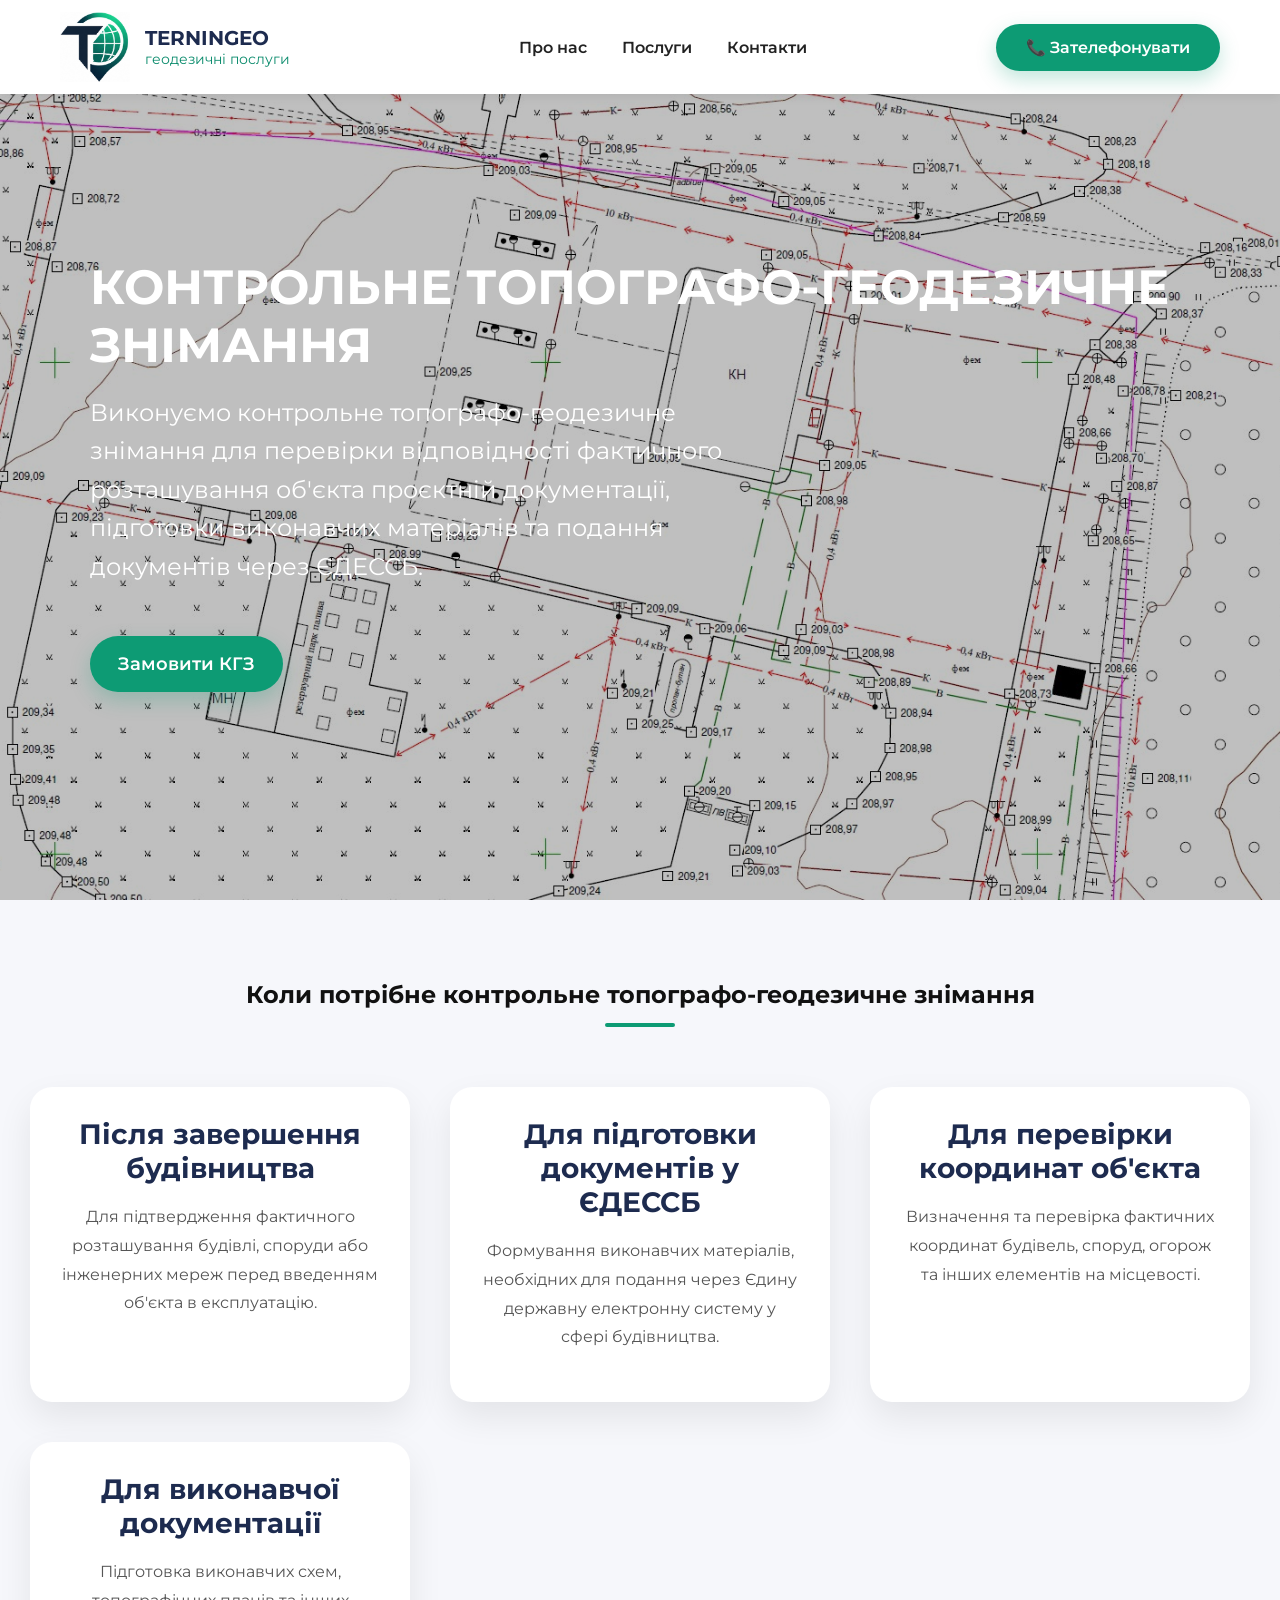
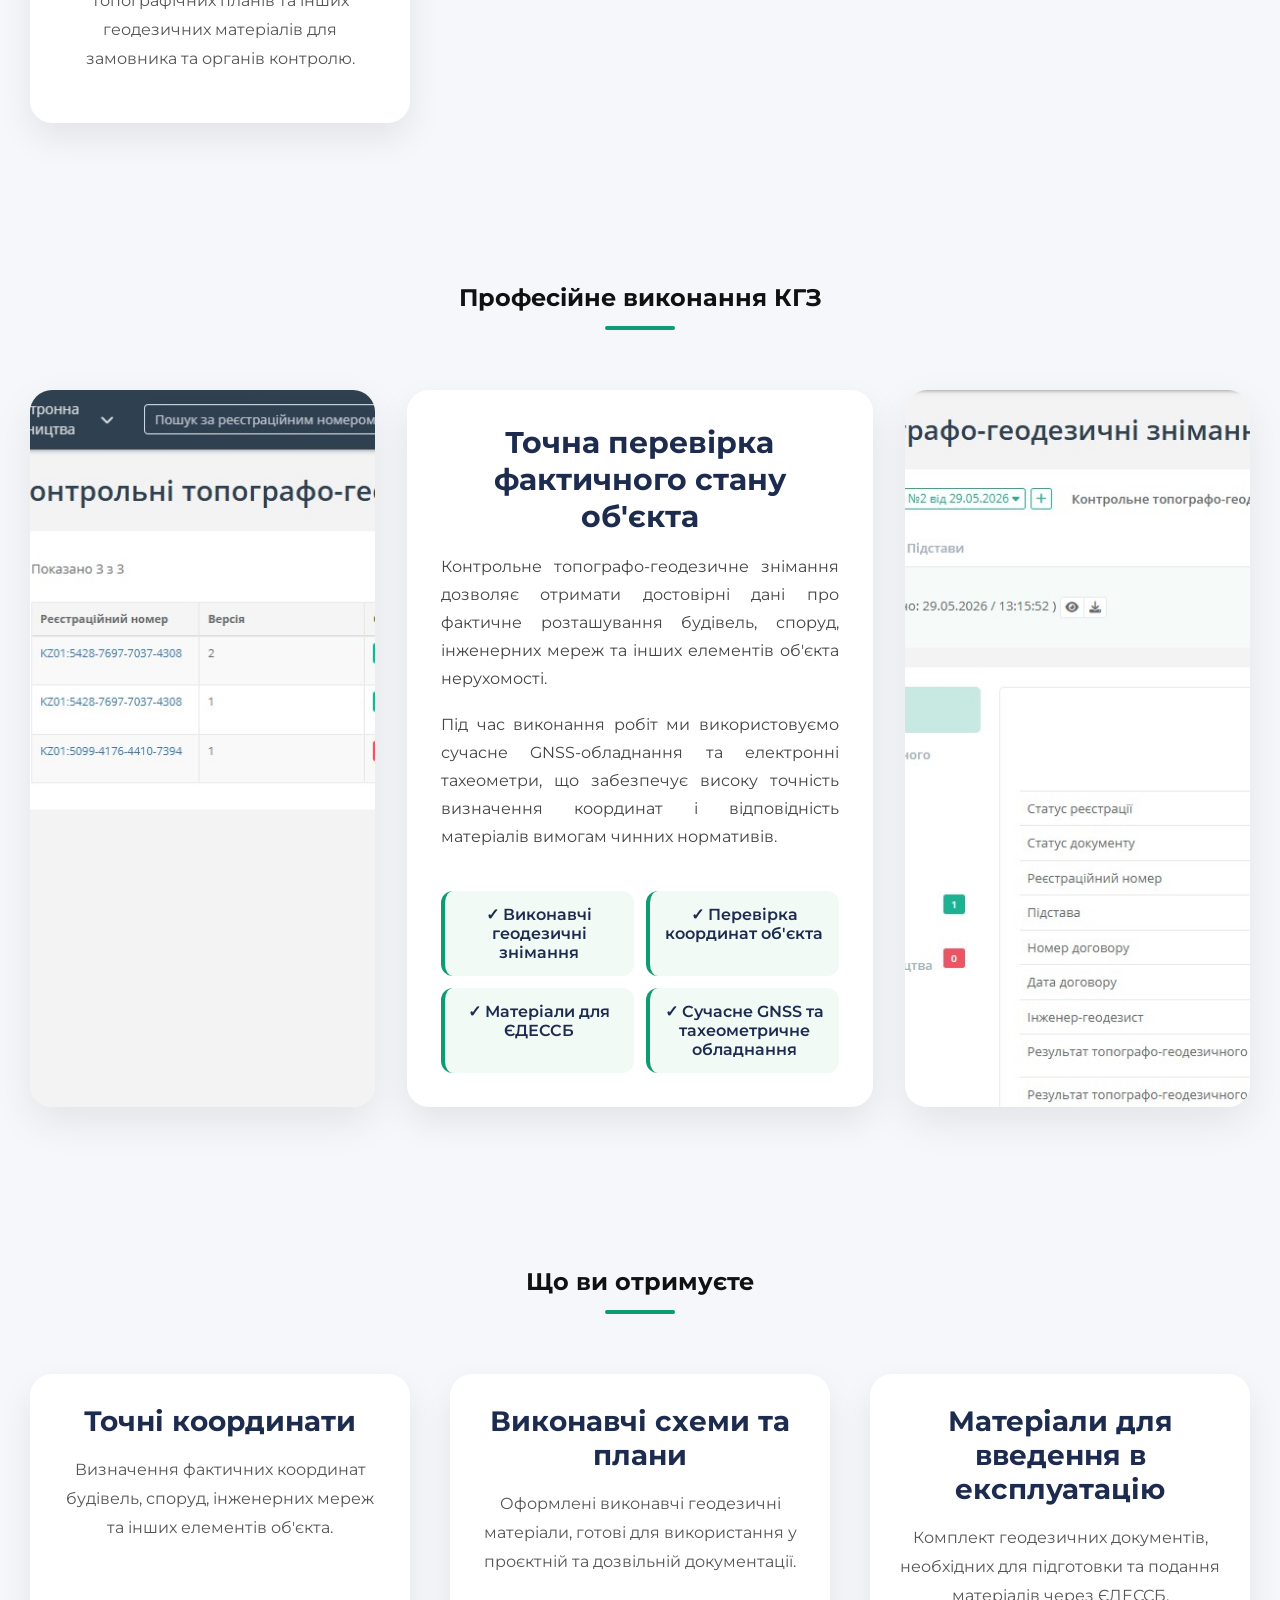
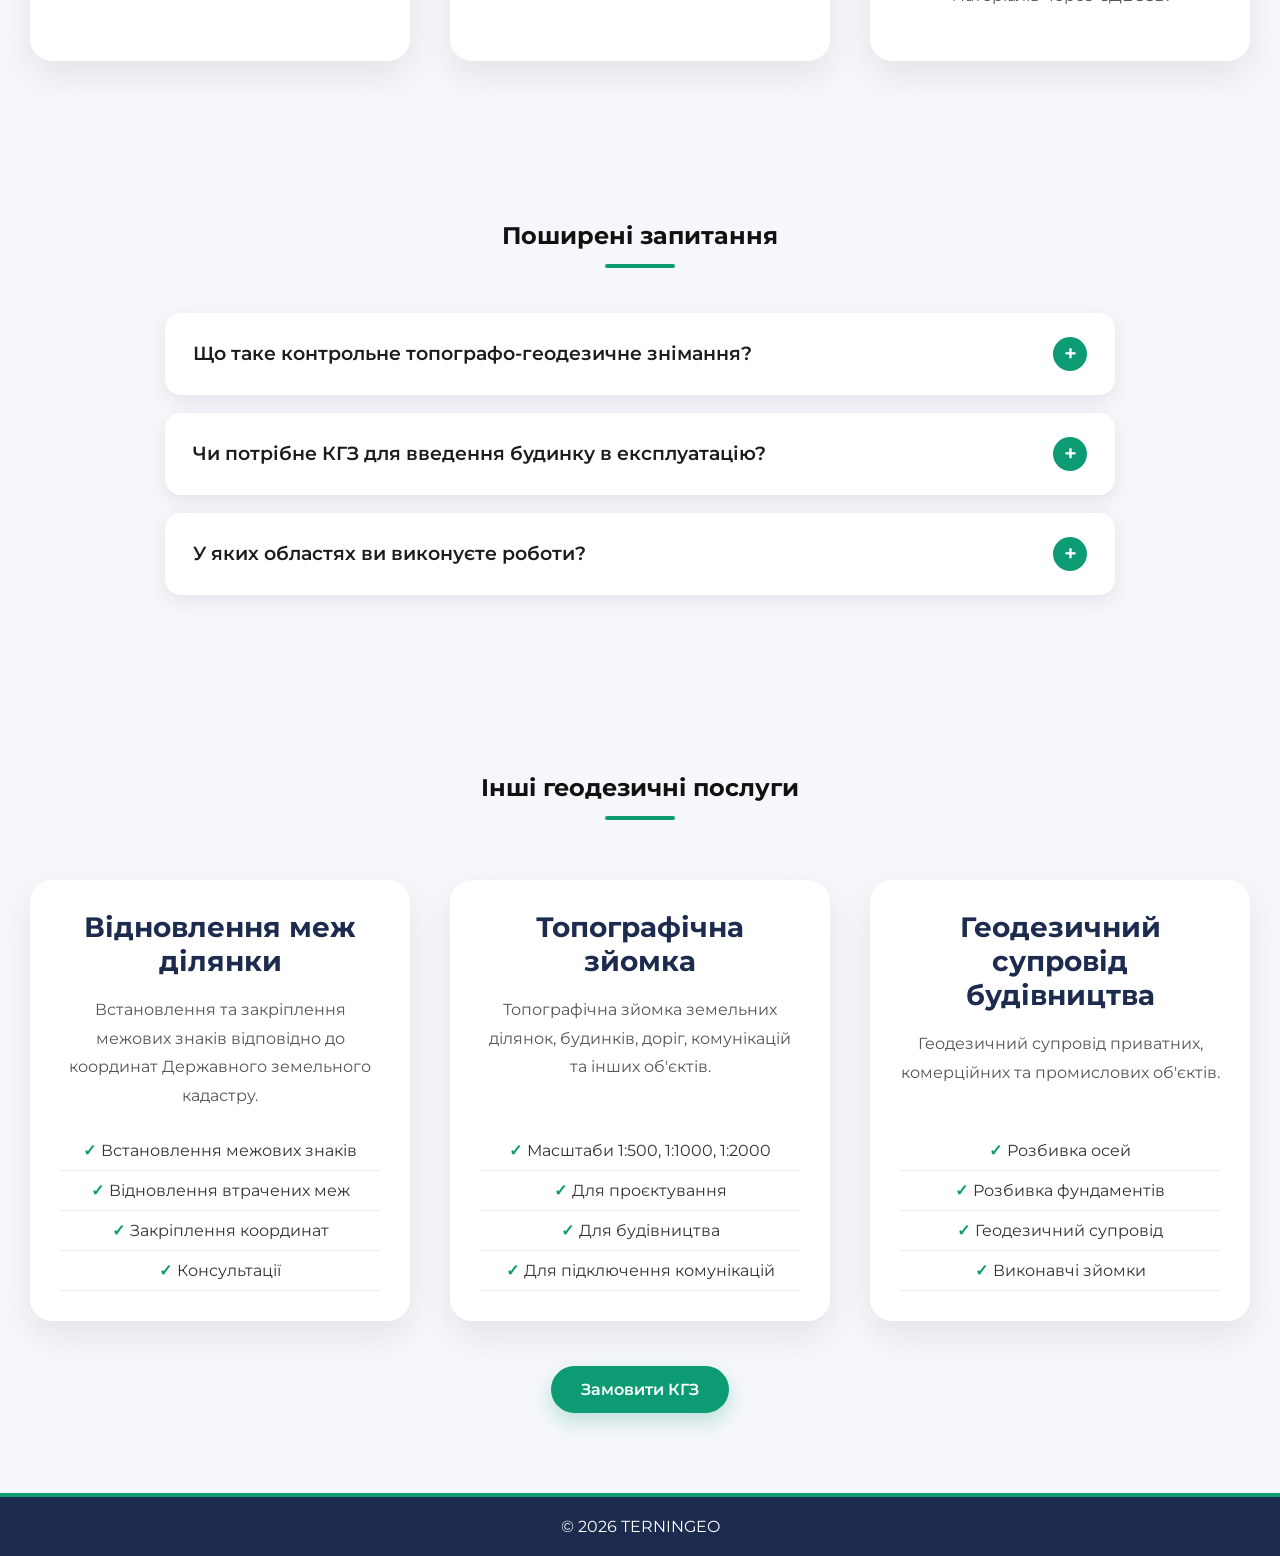
<file: kgz/index.html>
<!DOCTYPE html>
<html lang="uk">
<head>
    <meta charset="UTF-8">
    <meta name="viewport" content="width=device-width, initial-scale=1.0">
    <meta name="theme-color" content="#0d9b74">

    <title>КГЗ | TERNINGEO</title>

    <meta name="description"
          content="Контрольне топографо-геодезичне знімання у Тернополі та Західній Україні. Виконавчі геодезичні роботи, перевірка координат, підготовка матеріалів для введення об'єктів в експлуатацію через ЄДЕССБ.">

    <meta name="keywords"
          content="контрольне топографо-геодезичне знімання, КГЗ, виконавча геодезична зйомка, ЄДЕССБ, геодезист Тернопіль, контрольна зйомка, виконавчі геодезичні роботи">

    <link rel="canonical" href="https://terningeo.pp.ua/kgz/">

    <link rel="icon" href="/images/favicon-16x16.png">
    <link rel="apple-touch-icon" href="/images/apple-touch-icon.png">

    <link rel="stylesheet" href="/style.css">
    <link rel="stylesheet"
          href="https://cdnjs.cloudflare.com/ajax/libs/font-awesome/6.7.2/css/all.min.css">

    <link href="https://fonts.googleapis.com/css2?family=Montserrat:wght@300;400;500;600;700&display=swap"
          rel="stylesheet">

    <meta property="og:type" content="website">
    <meta property="og:title"
          content="Контрольне топографо-геодезичне знімання | TERNINGEO">

    <meta property="og:description"
          content="Контрольне топографо-геодезичне знімання, виконавчі геодезичні роботи та підготовка матеріалів для введення об'єктів в експлуатацію.">

    <meta property="og:url"
          content="https://terningeo.pp.ua/kgz/">

    <meta property="og:image"
          content="https://terningeo.pp.ua/images/kgz.jpg">

    <script type="application/ld+json">
    {
      "@context": "https://schema.org",
      "@type": "ProfessionalService",
      "name": "TERNINGEO",
      "url": "https://terningeo.pp.ua",
      "telephone": "+380666199847",
      "email": "terningeo@gmail.com",
      "image": "https://terningeo.pp.ua/images/kgz.jpg",
      "description": "Контрольне топографо-геодезичне знімання та виконавчі геодезичні роботи.",
      "serviceType": "Контрольне топографо-геодезичне знімання",
      "areaServed": [
        "Тернопільська область",
        "Львівська область",
        "Івано-Франківська область",
        "Хмельницька область",
        "Рівненська область",
        "Волинська область",
        "Закарпатська область",
        "Чернівецька область"
      ]
    }
    </script>
</head>

<body>

<header>
    <div class="container">

        <div class="logo">
            <a href="/">
                <img src="/images/logo.png" alt="TERNINGEO">
                <div class="logo-text">
                    <span class="logo-title">TERNINGEO</span>
                    <span class="logo-subtitle">геодезичні послуги</span>
                </div>
            </a>
        </div>

        <button class="menu-toggle">☰</button>

        <nav id="main-menu">
            <a href="/#about">Про нас</a>
            <a href="/#services">Послуги</a>
            <a href="/#contact">Контакти</a>
        </nav>

        <a href="tel:+380666199847" class="btn desktop-btn">
            📞 Зателефонувати
        </a>

    </div>
</header>

<section class="topoplan">
    <div class="overlay"></div>

    <div class="hero-content">

        <h1>КОНТРОЛЬНЕ ТОПОГРАФО-ГЕОДЕЗИЧНЕ ЗНІМАННЯ</h1>

        <p>
            Виконуємо контрольне топографо-геодезичне знімання для перевірки
            відповідності фактичного розташування об'єкта проєктній документації,
            підготовки виконавчих матеріалів та подання документів через ЄДЕССБ.
        </p>

        <a href="#" class="btn open-modal">
            Замовити КГЗ
        </a>

    </div>
</section>

<section class="section">
    <div class="container">

        <h2>Коли потрібне контрольне топографо-геодезичне знімання</h2>

        <div class="services-grid">

            <article class="service-card">
                <div class="service-content">
                    <h3>Після завершення будівництва</h3>
                    <p>
                        Для підтвердження фактичного розташування будівлі,
                        споруди або інженерних мереж перед введенням об'єкта
                        в експлуатацію.
                    </p>
                </div>
            </article>

            <article class="service-card">
                <div class="service-content">
                    <h3>Для підготовки документів у ЄДЕССБ</h3>
                    <p>
                        Формування виконавчих матеріалів, необхідних для
                        подання через Єдину державну електронну систему
                        у сфері будівництва.
                    </p>
                </div>
            </article>

            <article class="service-card">
                <div class="service-content">
                    <h3>Для перевірки координат об'єкта</h3>
                    <p>
                        Визначення та перевірка фактичних координат будівель,
                        споруд, огорож та інших елементів на місцевості.
                    </p>
                </div>
            </article>

            <article class="service-card">
                <div class="service-content">
                    <h3>Для виконавчої документації</h3>
                    <p>
                        Підготовка виконавчих схем, топографічних планів та
                        інших геодезичних матеріалів для замовника та органів контролю.
                    </p>
                </div>
            </article>

        </div>

        <div class="services-dots">
            <span class="dot active"></span>
            <span class="dot"></span>
            <span class="dot"></span>
            <span class="dot"></span>
        </div>

    </div>
</section>

<section class="section">
    <div class="container">

        <h2>Професійне виконання КГЗ</h2>

        <div class="about">

            <div class="about-image">
                <img src="/images/kgz-1.jpg"
                     alt="Контрольне топографо-геодезичне знімання">
            </div>

            <div class="about-text">

                <h3>Точна перевірка фактичного стану об'єкта</h3>

                <p>
                    Контрольне топографо-геодезичне знімання дозволяє отримати
                    достовірні дані про фактичне розташування будівель, споруд,
                    інженерних мереж та інших елементів об'єкта нерухомості.
                </p>

                <p>
                    Під час виконання робіт ми використовуємо сучасне GNSS-обладнання
                    та електронні тахеометри, що забезпечує високу точність визначення
                    координат і відповідність матеріалів вимогам чинних нормативів.
                </p>

                <div class="about-features">
                    <div>✓ Виконавчі геодезичні знімання</div>
                    <div>✓ Перевірка координат об'єкта</div>
                    <div>✓ Матеріали для ЄДЕССБ</div>
                    <div>✓ Сучасне GNSS та тахеометричне обладнання</div>
                </div>

            </div>

            <div class="about-image">
                <img src="/images/kgz-2.jpg"
                     alt="Виконавчі геодезичні роботи">
            </div>

        </div>

    </div>
</section>

<section class="section">
    <div class="container">

        <h2>Що ви отримуєте</h2>

        <div class="services-grid">

            <article class="service-card">
                <div class="service-content">
                    <h3>Точні координати</h3>
                    <p>
                        Визначення фактичних координат будівель, споруд,
                        інженерних мереж та інших елементів об'єкта.
                    </p>
                </div>
            </article>

            <article class="service-card">
                <div class="service-content">
                    <h3>Виконавчі схеми та плани</h3>
                    <p>
                        Оформлені виконавчі геодезичні матеріали, готові
                        для використання у проєктній та дозвільній документації.
                    </p>
                </div>
            </article>

            <article class="service-card">
                <div class="service-content">
                    <h3>Матеріали для введення в експлуатацію</h3>
                    <p>
                        Комплект геодезичних документів, необхідних для
                        підготовки та подання матеріалів через ЄДЕССБ.
                    </p>
                </div>
            </article>

        </div>

        <div class="services-dots">
            <span class="dot active"></span>
            <span class="dot"></span>
            <span class="dot"></span>
        </div>

    </div>
</section>

<section class="section">
    <div class="container">

        <h2>Поширені запитання</h2>

        <div class="faq">

            <div class="faq-item">
                <button class="faq-question">
                    <span>Що таке контрольне топографо-геодезичне знімання?</span>
                    <span class="faq-icon">+</span>
                </button>
                <div class="faq-answer">
                    <p>
                        Це виконавче геодезичне знімання, яке виконується для перевірки
                        фактичного розташування об'єкта та підготовки виконавчої документації.
                    </p>
                </div>
            </div>

            <div class="faq-item">
                <button class="faq-question">
                    <span>Чи потрібне КГЗ для введення будинку в експлуатацію?</span>
                    <span class="faq-icon">+</span>
                </button>
                <div class="faq-answer">
                    <p>
                        У багатьох випадках так. Контрольне знімання використовується для
                        підготовки виконавчих матеріалів та підтвердження відповідності
                        побудованого об'єкта проєктній документації.
                    </p>
                </div>
            </div>

            <div class="faq-item">
                <button class="faq-question">
                    <span>У яких областях ви виконуєте роботи?</span>
                    <span class="faq-icon">+</span>
                </button>
                <div class="faq-answer">
                    <p>
                        Основний регіон роботи — Тернопільська область.
                        Також виконуємо геодезичні роботи у Львівській,
                        Івано-Франківській, Волинській, Рівненській,
                        Хмельницькій, Чернівецькій та Закарпатській областях.
                    </p>
                </div>
            </div>

        </div>

    </div>
</section>

<section class="section">
    <div class="container">

        <h2>Інші геодезичні послуги</h2>

        <div class="services-grid">
            
            <article class="service-card" onclick="location.href='/vynos/';" style="cursor:pointer;">

                <div class="service-content">

                    <h3>Відновлення меж ділянки</h3>

                    <p>
                        Встановлення та закріплення межових знаків 
                        відповідно до координат Державного земельного кадастру.
                    </p>

                    <ul>
                        <li>Встановлення межових знаків</li>
                        <li>Відновлення втрачених меж</li>
                        <li>Закріплення координат</li>
                        <li>Консультації</li>
                    </ul>

                </div>

            </article>

            <article class="service-card" onclick="location.href='/topo/';" style="cursor:pointer;">

                <div class="service-content">

                    <h3>Топографічна зйомка</h3>

                    <p>
                        Топографічна зйомка земельних ділянок, будинків, доріг, комунікацій та інших об'єктів.
                    </p>

                    <ul>
                        <li>Масштаби 1:500, 1:1000, 1:2000</li>
                        <li>Для проєктування</li>
                        <li>Для будівництва</li>
                        <li>Для підключення комунікацій</li>
                    </ul>

                </div>

            </article>

            <article class="service-card" onclick="location.href='/suprovid/';" style="cursor:pointer;">

                <div class="service-content">

                    <h3>Геодезичний супровід будівництва</h3>

                    <p>
                        Геодезичний супровід приватних,
                        комерційних та промислових об'єктів.
                    </p>

                    <ul>
                        <li>Розбивка осей</li>
                        <li>Розбивка фундаментів</li>
                        <li>Геодезичний супровід</li>
                        <li>Виконавчі зйомки</li>
                    </ul>

                </div>

            </article>

        </div>

        <div class="services-dots">
            <span class="dot active"></span>
            <span class="dot"></span>
            <span class="dot"></span>
        </div>

        <div style="text-align:center;margin-top:45px;">
            
            <a href="#" class="btn open-modal">
                Замовити КГЗ
            </a>
        </div>

    </div>
</section>

<footer>
    <p>© 2026 TERNINGEO</p>
</footer>

<button id="topBtn">↑</button>

<a href="tel:+380666199847" id="callBtn" aria-label="Зателефонувати">
    📞
</a>

<div id="orderModal" class="modal">
    <div class="modal-content">

        <button class="close-modal">&times;</button>

        <h2>Замовити контрольне топографо-геодезичне знімання</h2>

        <form id="orderForm">

            <input type="text"
                   placeholder="Ваше ім'я"
                   required
                   minlength="2">

            <input type="tel"
                   placeholder="+380671234567"
                   required
                   pattern="^(\\+380|380|0)\\d{9}$">

            <textarea placeholder="Опишіть, об'єкт для якого потрібно виконати знімання"
                      required
                      minlength="5"></textarea>

            <button type="submit" class="btn">
                Надіслати заявку
            </button>

        </form>

    </div>
</div>

<script src="/script.js"></script>

</body>
</html>
</file>
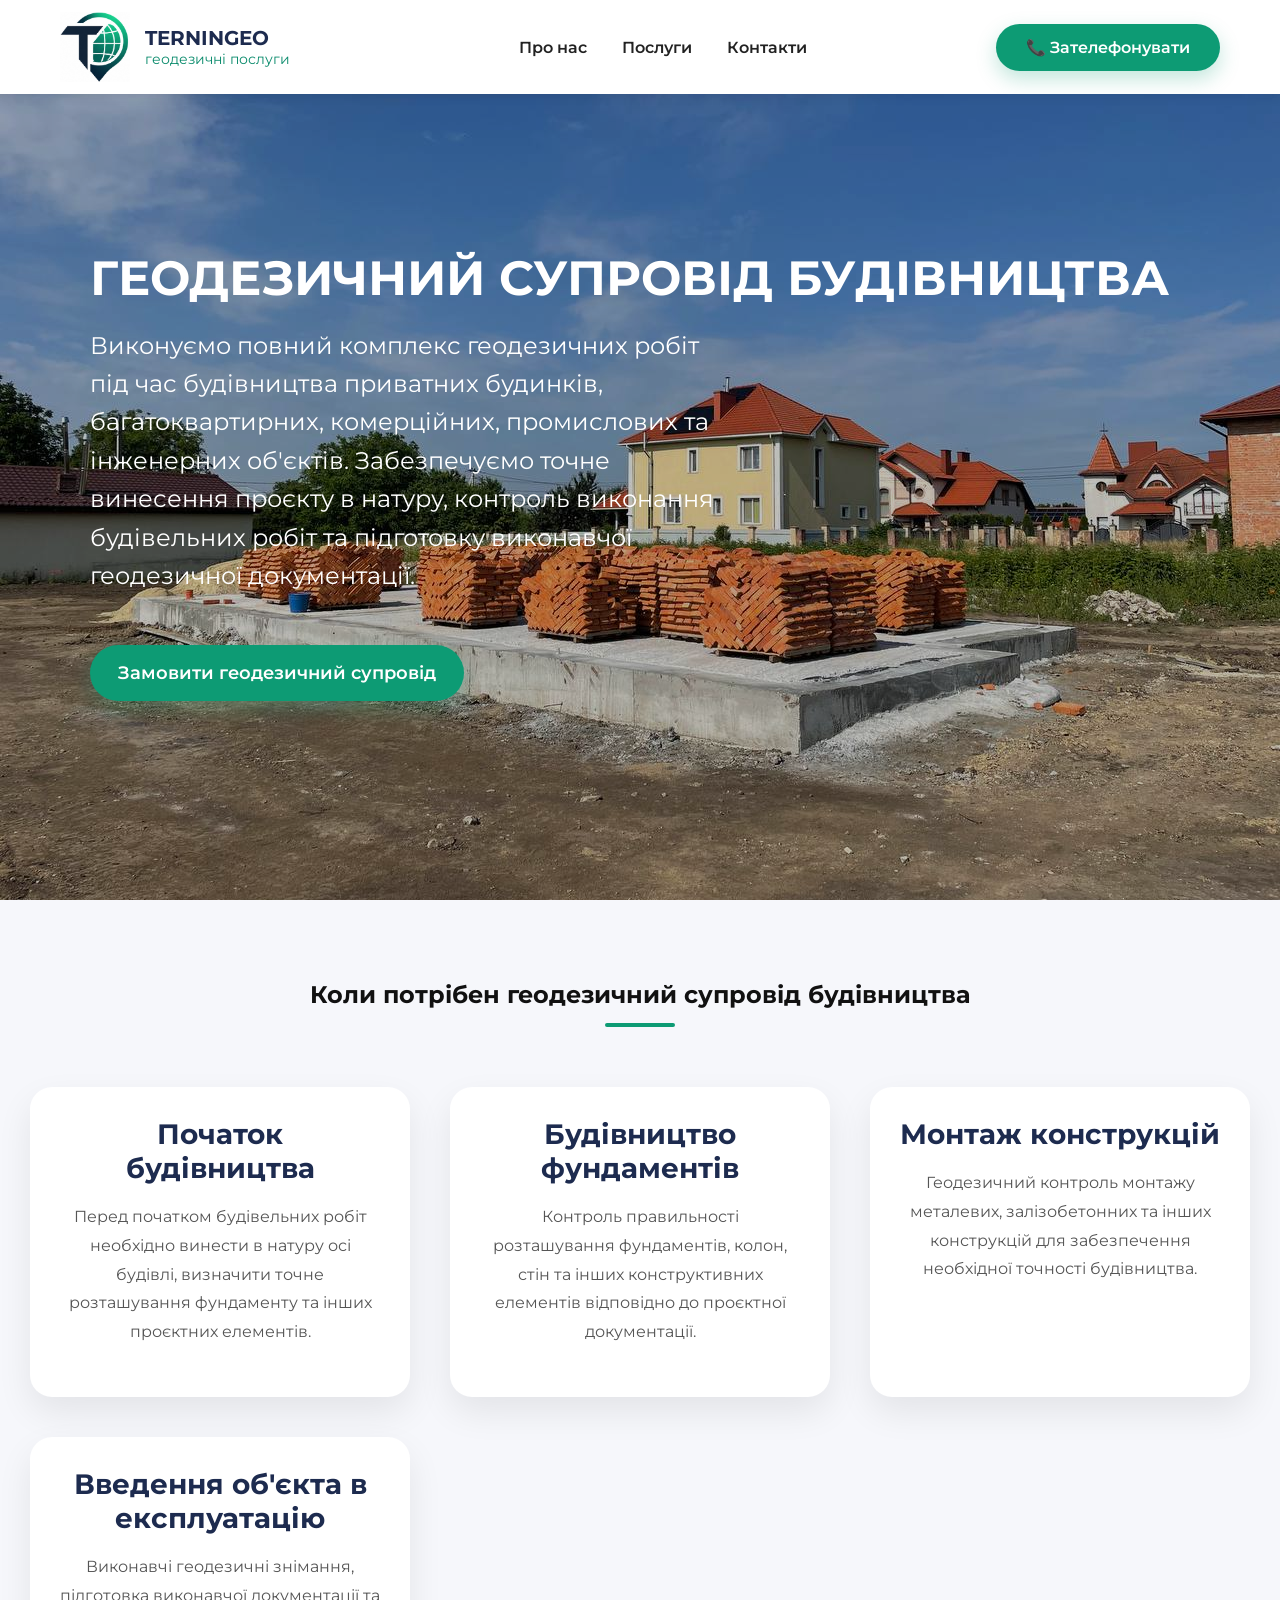
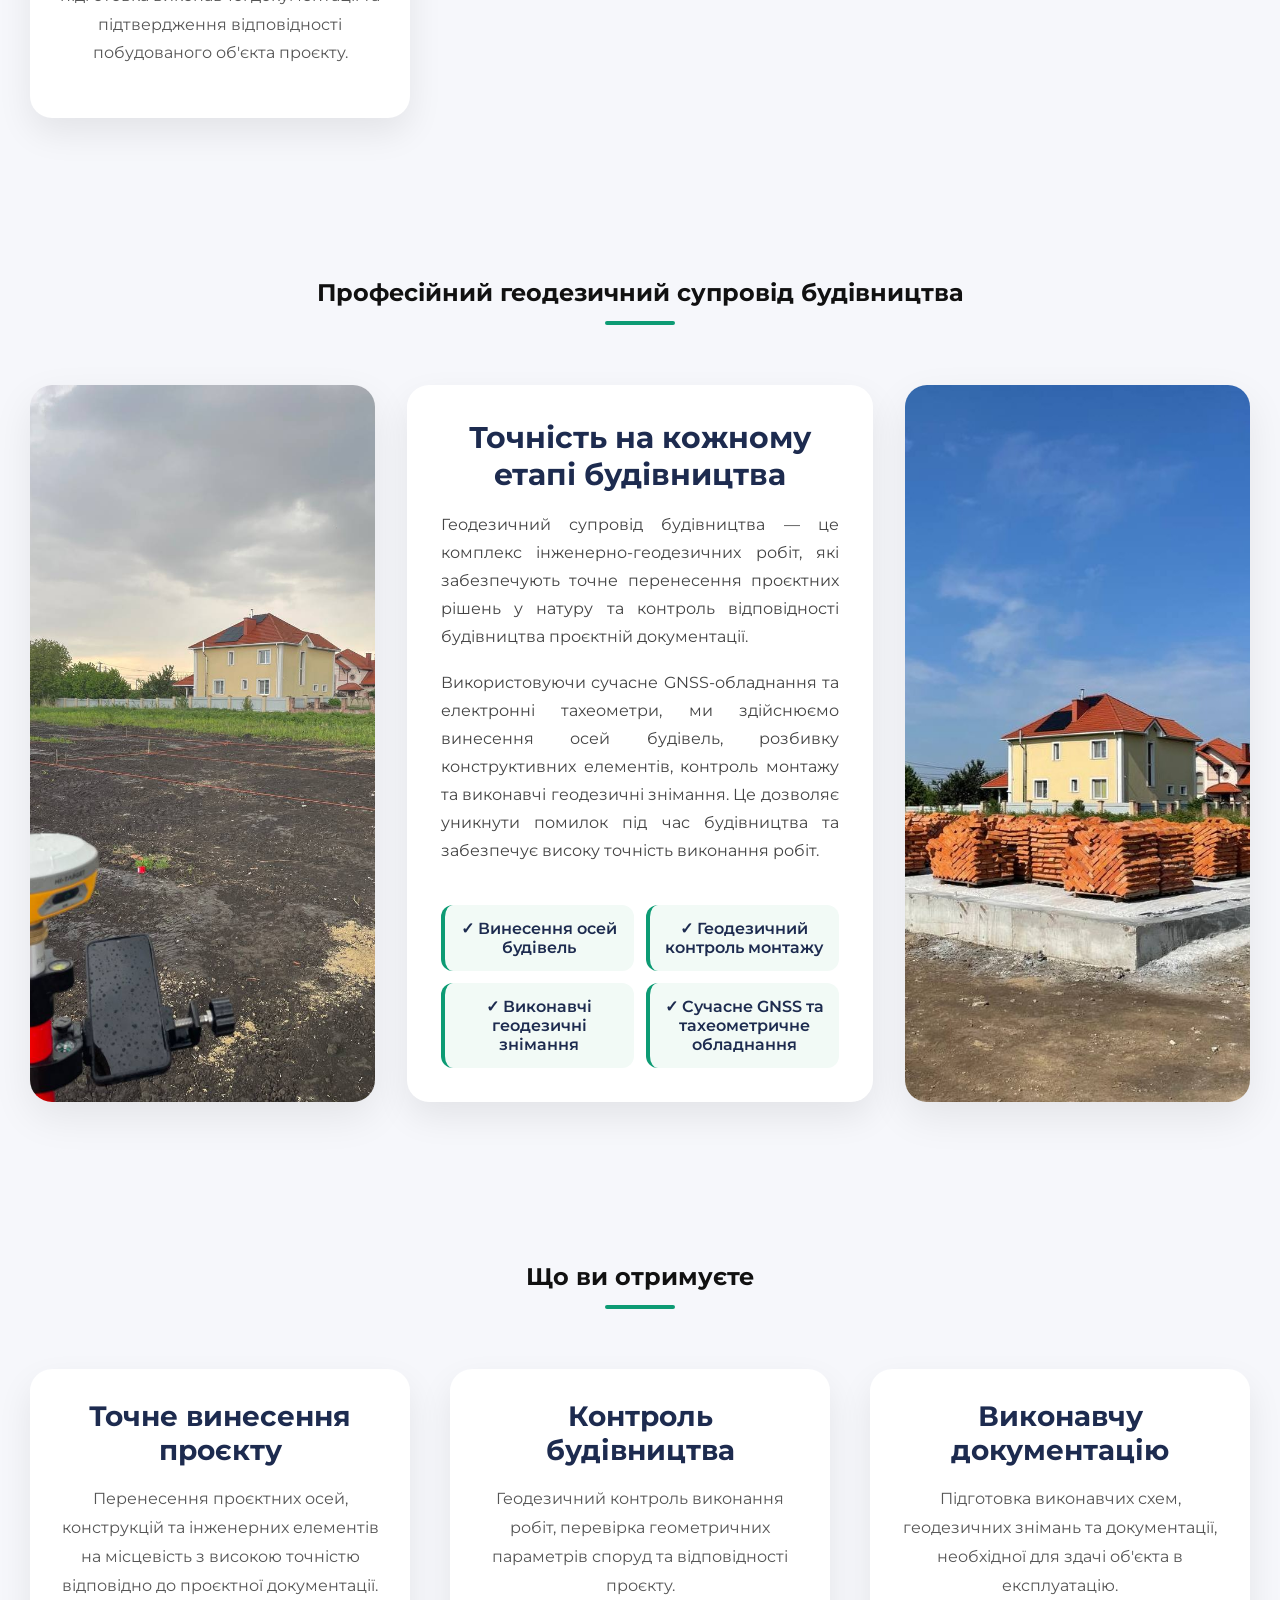
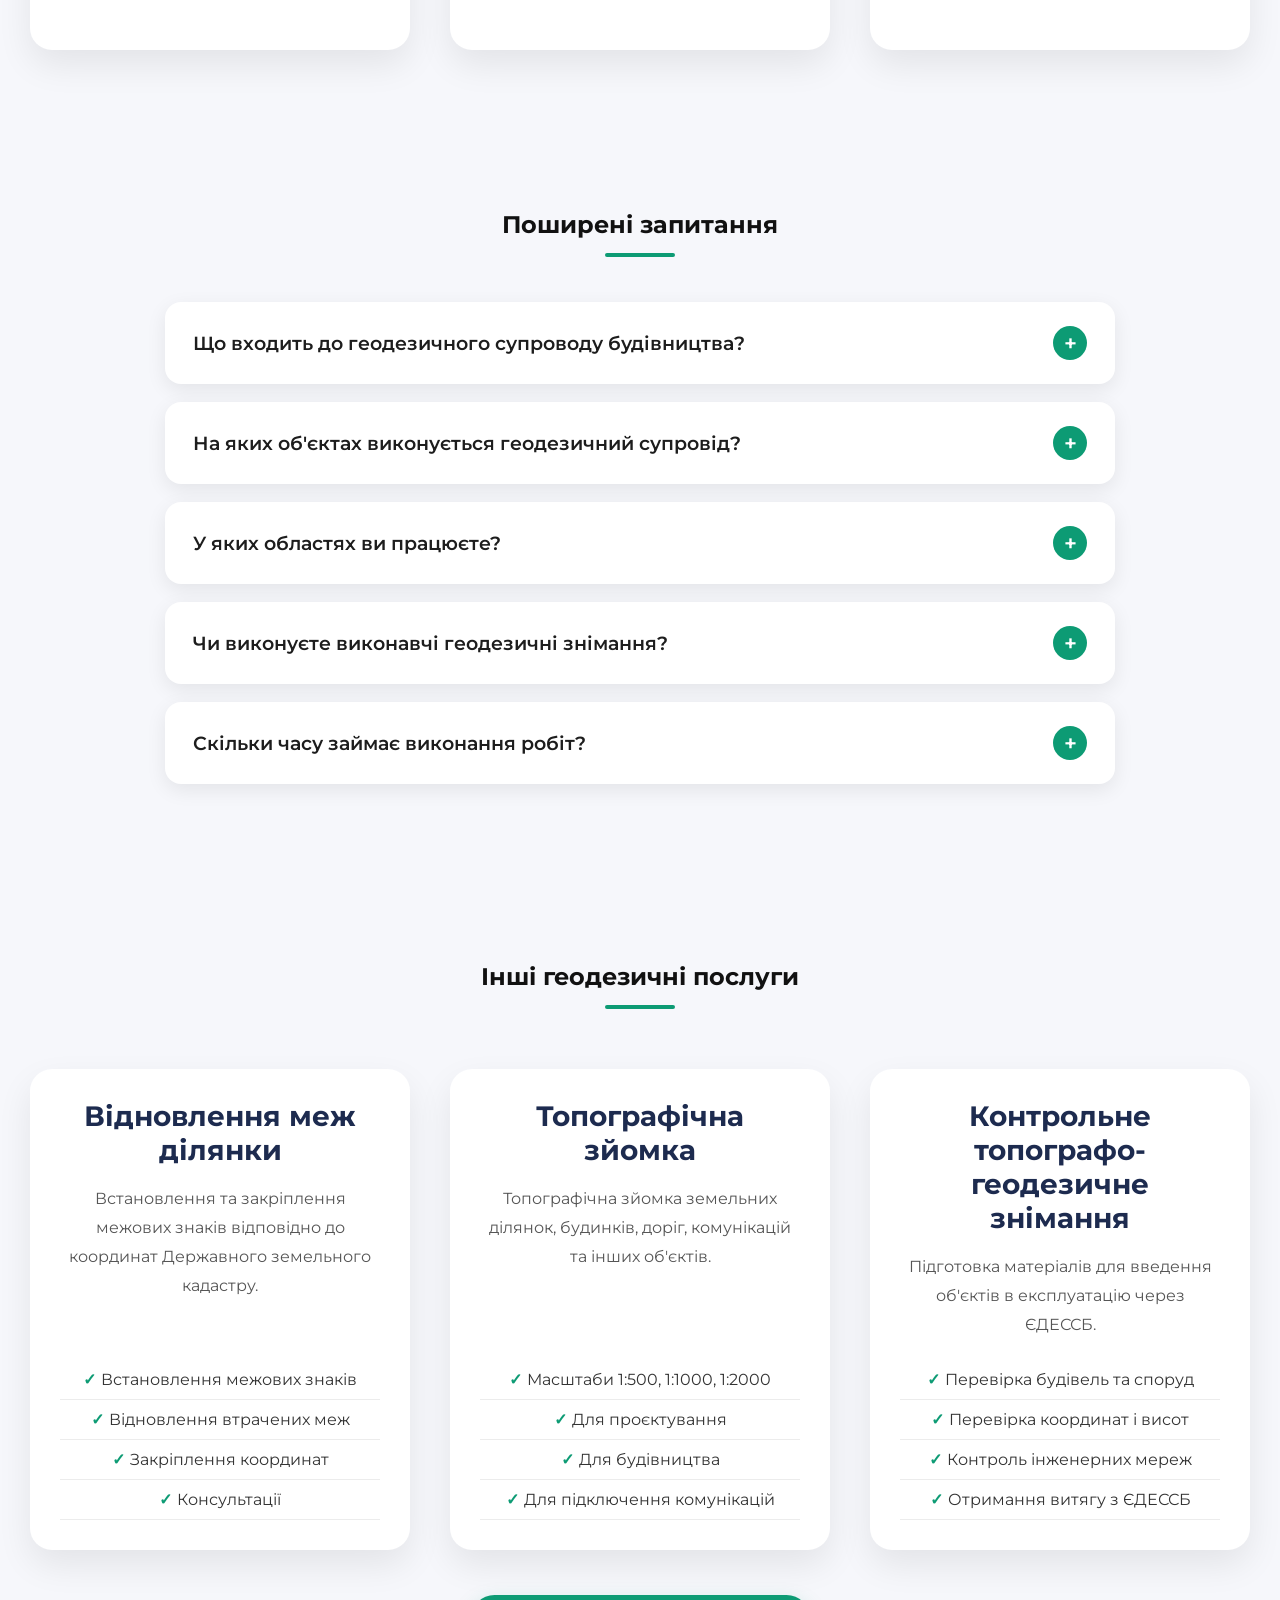
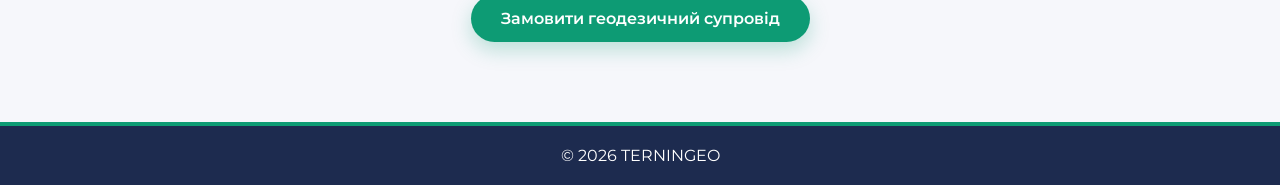
<file: suprovid/index.html>
<!DOCTYPE html>
<html lang="uk">

<head>

<meta charset="UTF-8">
<meta name="viewport" content="width=device-width, initial-scale=1.0">
<meta name="theme-color" content="#0d9b74">

<title>Будівництво | TERNINGEO</title>

<meta name="description"
content="Геодезичний супровід будівництва у Тернополі та Тернопільській області. Винесення осей, розбивочні роботи, виконавчі зйомки, контроль геометрії будівництва.">

<meta name="keywords"
content="геодезичний супровід будівництва Тернопіль, винесення осей, розбивка осей, виконавча зйомка, геодезист Тернопіль, геодезичні роботи будівництво">

<link rel="canonical" href="https://terningeo.pp.ua/suprovid/">

<link rel="icon" href="/images/favicon-16x16.png">
<link rel="apple-touch-icon" href="/images/apple-touch-icon.png">

<link rel="stylesheet" href="/style.css">

<link rel="stylesheet"
href="https://cdnjs.cloudflare.com/ajax/libs/font-awesome/6.7.2/css/all.min.css">

<link href="https://fonts.googleapis.com/css2?family=Montserrat:wght@300;400;500;600;700&display=swap"
rel="stylesheet">

<meta property="og:type" content="website">

<meta property="og:title"
content="Геодезичний супровід будівництва | TERNINGEO">

<meta property="og:description"
content="Повний комплекс геодезичного супроводу будівництва. Розбивочні роботи, винесення осей, виконавчі зйомки та контроль будівництва.">

<meta property="og:url"
content="https://terningeo.pp.ua/suprovid/">

<meta property="og:image"
content="https://terningeo.pp.ua/images/suprovid.jpg">

<script type="application/ld+json">
{
"@context":"https://schema.org",
"@type":"ProfessionalService",
"name":"TERNINGEO",
"url":"https://terningeo.pp.ua",
"telephone":"+380666199847",
"email":"terningeo@gmail.com",
"image":"https://terningeo.pp.ua/images/suprovid.jpg",
"description":"Геодезичний супровід будівництва та інженерно-геодезичні роботи.",
"serviceType":"Геодезичний супровід будівництва",
"areaServed":[
"Тернопільська область",
"Львівська область",
"Івано-Франківська область",
"Хмельницька область",
"Рівненська область",
"Волинська область",
"Закарпатська область",
"Чернівецька область"
]
}
</script>

</head>

<body>

<header>

    <div class="container">

        <div class="logo">

            <a href="/">

                <img src="/images/logo.png" alt="TERNINGEO">

                <div class="logo-text">

                    <span class="logo-title">
                        TERNINGEO
                    </span>

                    <span class="logo-subtitle">
                        геодезичні послуги
                    </span>

                </div>

            </a>

        </div>

        <button class="menu-toggle">
            ☰
        </button>

        <nav id="main-menu">

            <a href="/#about">Про нас</a>
            <a href="/#services">Послуги</a>
            <a href="/#contact">Контакти</a>

        </nav>

        <a href="tel:+380666199847"
           class="btn desktop-btn">

            📞 Зателефонувати

        </a>

    </div>

</header>

<section class="suprovid">

    <div class="overlay"></div>

    <div class="hero-content">

        <h1>
            ГЕОДЕЗИЧНИЙ СУПРОВІД БУДІВНИЦТВА
        </h1>

        <p>

            Виконуємо повний комплекс геодезичних робіт під час
            будівництва приватних будинків, багатоквартирних,
            комерційних, промислових та інженерних об'єктів.
            Забезпечуємо точне винесення проєкту в натуру,
            контроль виконання будівельних робіт та підготовку
            виконавчої геодезичної документації.

        </p>

        <a href="#" class="btn open-modal">

            Замовити геодезичний супровід

        </a>

    </div>

</section>

<section class="section">

    <div class="container">

        <h2>Коли потрібен геодезичний супровід будівництва</h2>

        <div class="services-grid">

            <article class="service-card">

                <div class="service-content">

                    <h3>Початок будівництва</h3>

                    <p>

                        Перед початком будівельних робіт необхідно
                        винести в натуру осі будівлі, визначити
                        точне розташування фундаменту та інших
                        проєктних елементів.

                    </p>

                </div>

            </article>

            <article class="service-card">

                <div class="service-content">

                    <h3>Будівництво фундаментів</h3>

                    <p>

                        Контроль правильності розташування
                        фундаментів, колон, стін та інших
                        конструктивних елементів відповідно
                        до проєктної документації.

                    </p>

                </div>

            </article>

            <article class="service-card">

                <div class="service-content">

                    <h3>Монтаж конструкцій</h3>

                    <p>

                        Геодезичний контроль монтажу
                        металевих, залізобетонних та інших
                        конструкцій для забезпечення
                        необхідної точності будівництва.

                    </p>

                </div>

            </article>

            <article class="service-card">

                <div class="service-content">

                    <h3>Введення об'єкта в експлуатацію</h3>

                    <p>

                        Виконавчі геодезичні знімання,
                        підготовка виконавчої документації
                        та підтвердження відповідності
                        побудованого об'єкта проєкту.

                    </p>

                </div>

            </article>

        </div>

    </div>

</section>

<section class="section">

    <div class="container">

        <h2>Професійний геодезичний супровід будівництва</h2>

        <div class="about">

            <div class="about-image">

                <img src="/images/suprovid-1.jpg"
                     alt="Геодезичний супровід будівництва">

            </div>

            <div class="about-text">

                <h3>
                    Точність на кожному етапі будівництва
                </h3>

                <p>

                    Геодезичний супровід будівництва — це комплекс
                    інженерно-геодезичних робіт, які забезпечують
                    точне перенесення проєктних рішень у натуру та
                    контроль відповідності будівництва проєктній
                    документації.

                </p>

                <p>

                    Використовуючи сучасне GNSS-обладнання та
                    електронні тахеометри, ми здійснюємо винесення
                    осей будівель, розбивку конструктивних елементів,
                    контроль монтажу та виконавчі геодезичні знімання.
                    Це дозволяє уникнути помилок під час будівництва
                    та забезпечує високу точність виконання робіт.

                </p>

                <div class="about-features">

                    <div>✓ Винесення осей будівель</div>

                    <div>✓ Геодезичний контроль монтажу</div>

                    <div>✓ Виконавчі геодезичні знімання</div>

                    <div>✓ Сучасне GNSS та тахеометричне обладнання</div>

                </div>

            </div>

            <div class="about-image">

                <img src="/images/suprovid-2.jpg"
                     alt="Геодезичні роботи на будівництві">

            </div>

        </div>

    </div>

</section>

<section class="section">

    <div class="container">

        <h2>Що ви отримуєте</h2>

        <div class="services-grid">

            <article class="service-card">

                <div class="service-content">

                    <h3>Точне винесення проєкту</h3>

                    <p>

                        Перенесення проєктних осей, конструкцій та
                        інженерних елементів на місцевість з високою
                        точністю відповідно до проєктної документації.

                    </p>

                </div>

            </article>

            <article class="service-card">

                <div class="service-content">

                    <h3>Контроль будівництва</h3>

                    <p>

                        Геодезичний контроль виконання робіт,
                        перевірка геометричних параметрів споруд
                        та відповідності проєкту.

                    </p>

                </div>

            </article>

            <article class="service-card">

                <div class="service-content">

                    <h3>Виконавчу документацію</h3>

                    <p>

                        Підготовка виконавчих схем, геодезичних
                        знімань та документації, необхідної для
                        здачі об'єкта в експлуатацію.

                    </p>

                </div>

            </article>

        </div>

    </div>

</section>

<section class="section">

    <div class="container">

        <h2>Поширені запитання</h2>

        <div class="faq">

            <div class="faq-item">

                <button class="faq-question">

                    <span>Що входить до геодезичного супроводу будівництва?</span>

                    <span class="faq-icon">+</span>

                </button>

                <div class="faq-answer">

                    <p>

                        Геодезичний супровід включає винесення осей будівлі,
                        розбивочні роботи, контроль геометрії конструкцій,
                        виконавчі геодезичні знімання та підготовку
                        виконавчої документації.

                    </p>

                </div>

            </div>

            <div class="faq-item">

                <button class="faq-question">

                    <span>На яких об'єктах виконується геодезичний супровід?</span>

                    <span class="faq-icon">+</span>

                </button>

                <div class="faq-answer">

                    <p>

                        Виконуємо роботи для приватних житлових будинків,
                        багатоквартирних будинків, промислових,
                        комерційних, виробничих та інженерних об'єктів.

                    </p>

                </div>

            </div>

            <div class="faq-item">

                <button class="faq-question">

                    <span>У яких областях ви працюєте?</span>

                    <span class="faq-icon">+</span>

                </button>

                <div class="faq-answer">

                    <p>

                        Основний регіон роботи — Тернопільська область.
                        Також виконуємо геодезичні роботи у Львівській,
                        Івано-Франківській, Волинській, Рівненській,
                        Хмельницькій, Чернівецькій та Закарпатській областях.

                    </p>

                </div>

            </div>

            <div class="faq-item">

                <button class="faq-question">

                    <span>Чи виконуєте виконавчі геодезичні знімання?</span>

                    <span class="faq-icon">+</span>

                </button>

                <div class="faq-answer">

                    <p>

                        Так. Після завершення окремих етапів або всього
                        будівництва виконуємо виконавчі геодезичні
                        знімання та оформлюємо необхідну документацію.

                    </p>

                </div>

            </div>

            <div class="faq-item">

                <button class="faq-question">

                    <span>Скільки часу займає виконання робіт?</span>

                    <span class="faq-icon">+</span>

                </button>

                <div class="faq-answer">

                    <p>

                        Терміни залежать від складності об'єкта та етапу
                        будівництва. Більшість геодезичних робіт виконуємо
                        максимально оперативно після погодження деталей.

                    </p>

                </div>

            </div>

        </div>

    </div>

</section>

<section class="section">
    <div class="container">

        <h2>Інші геодезичні послуги</h2>

        <div class="services-grid">
            
            <article class="service-card" onclick="location.href='/vynos/';" style="cursor:pointer;">

                <div class="service-content">

                    <h3>Відновлення меж ділянки</h3>

                    <p>
                        Встановлення та закріплення межових знаків 
                        відповідно до координат Державного земельного кадастру.
                    </p>

                    <ul>
                        <li>Встановлення межових знаків</li>
                        <li>Відновлення втрачених меж</li>
                        <li>Закріплення координат</li>
                        <li>Консультації</li>
                    </ul>

                </div>

            </article>

            <article class="service-card" onclick="location.href='/topo/';" style="cursor:pointer;">

                <div class="service-content">

                    <h3>Топографічна зйомка</h3>

                    <p>
                        Топографічна зйомка земельних ділянок, будинків, доріг, комунікацій та інших об'єктів.
                    </p>

                    <ul>
                        <li>Масштаби 1:500, 1:1000, 1:2000</li>
                        <li>Для проєктування</li>
                        <li>Для будівництва</li>
                        <li>Для підключення комунікацій</li>
                    </ul>

                </div>

            </article>

            <article class="service-card" onclick="location.href='/kgz/';" style="cursor:pointer;">

                <div class="service-content">

                    <h3>Контрольне топографо-геодезичне знімання</h3>

                    <p>
                    Підготовка матеріалів для введення 
                    об'єктів в експлуатацію через ЄДЕССБ.
                    </p>

                    <ul>
                    <li>Перевірка будівель та споруд</li>
                    <li>Перевірка координат і висот</li>
                    <li>Контроль інженерних мереж</li>
                    <li>Отримання витягу з ЄДЕССБ</li>
                    </ul>

                </div>
                
            </article>

        </div>

        <div class="services-dots">
            <span class="dot active"></span>
            <span class="dot"></span>
            <span class="dot"></span>
        </div>

        <div style="text-align:center;margin-top:45px;">
            
            <a href="#" class="btn open-modal">
                Замовити геодезичний супровід
            </a>
        </div>

    </div>
</section>

<footer>

    <p>© 2026 TERNINGEO</p>

</footer>

<button id="topBtn">↑</button>

<a href="tel:+380666199847" id="callBtn" aria-label="Зателефонувати">
    📞
</a>

<div id="orderModal" class="modal">

    <div class="modal-content">

        <button class="close-modal">&times;</button>

        <h2>Замовити геодезичний супровід</h2>

        <form id="orderForm">

            <input
                type="text"
                placeholder="Ваше ім'я"
                required
                minlength="2">

            <input
                type="tel"
                placeholder="+380671234567"
                required
                pattern="^(\+380|380|0)\d{9}$">

            <textarea
                placeholder="Опишіть, що потрібно виконати"
                required
                minlength="5"></textarea>

            <button type="submit" class="btn">

                Надіслати заявку

            </button>

        </form>

    </div>

</div>

<div id="mapModal" class="modal">

    <div class="modal-content modal-map">

        <button class="close-map">&times;</button>

        <div class="map-header">

            <h2>Регіон виконання робіт</h2>

            <p>

                Виконуємо геодезичні роботи на території західної України.

            </p>

        </div>

        <img src="/images/work-area-map.png" alt="Регіон виконання робіт">

        <div class="map-footer">

            <p>

                Працюємо у Волинській, Рівненській, Львівській,
                Тернопільській, Хмельницькій, Івано-Франківській,
                Закарпатській та Чернівецькій областях.

            </p>

        </div>

    </div>

</div>

<script src="/script.js"></script>
</file>
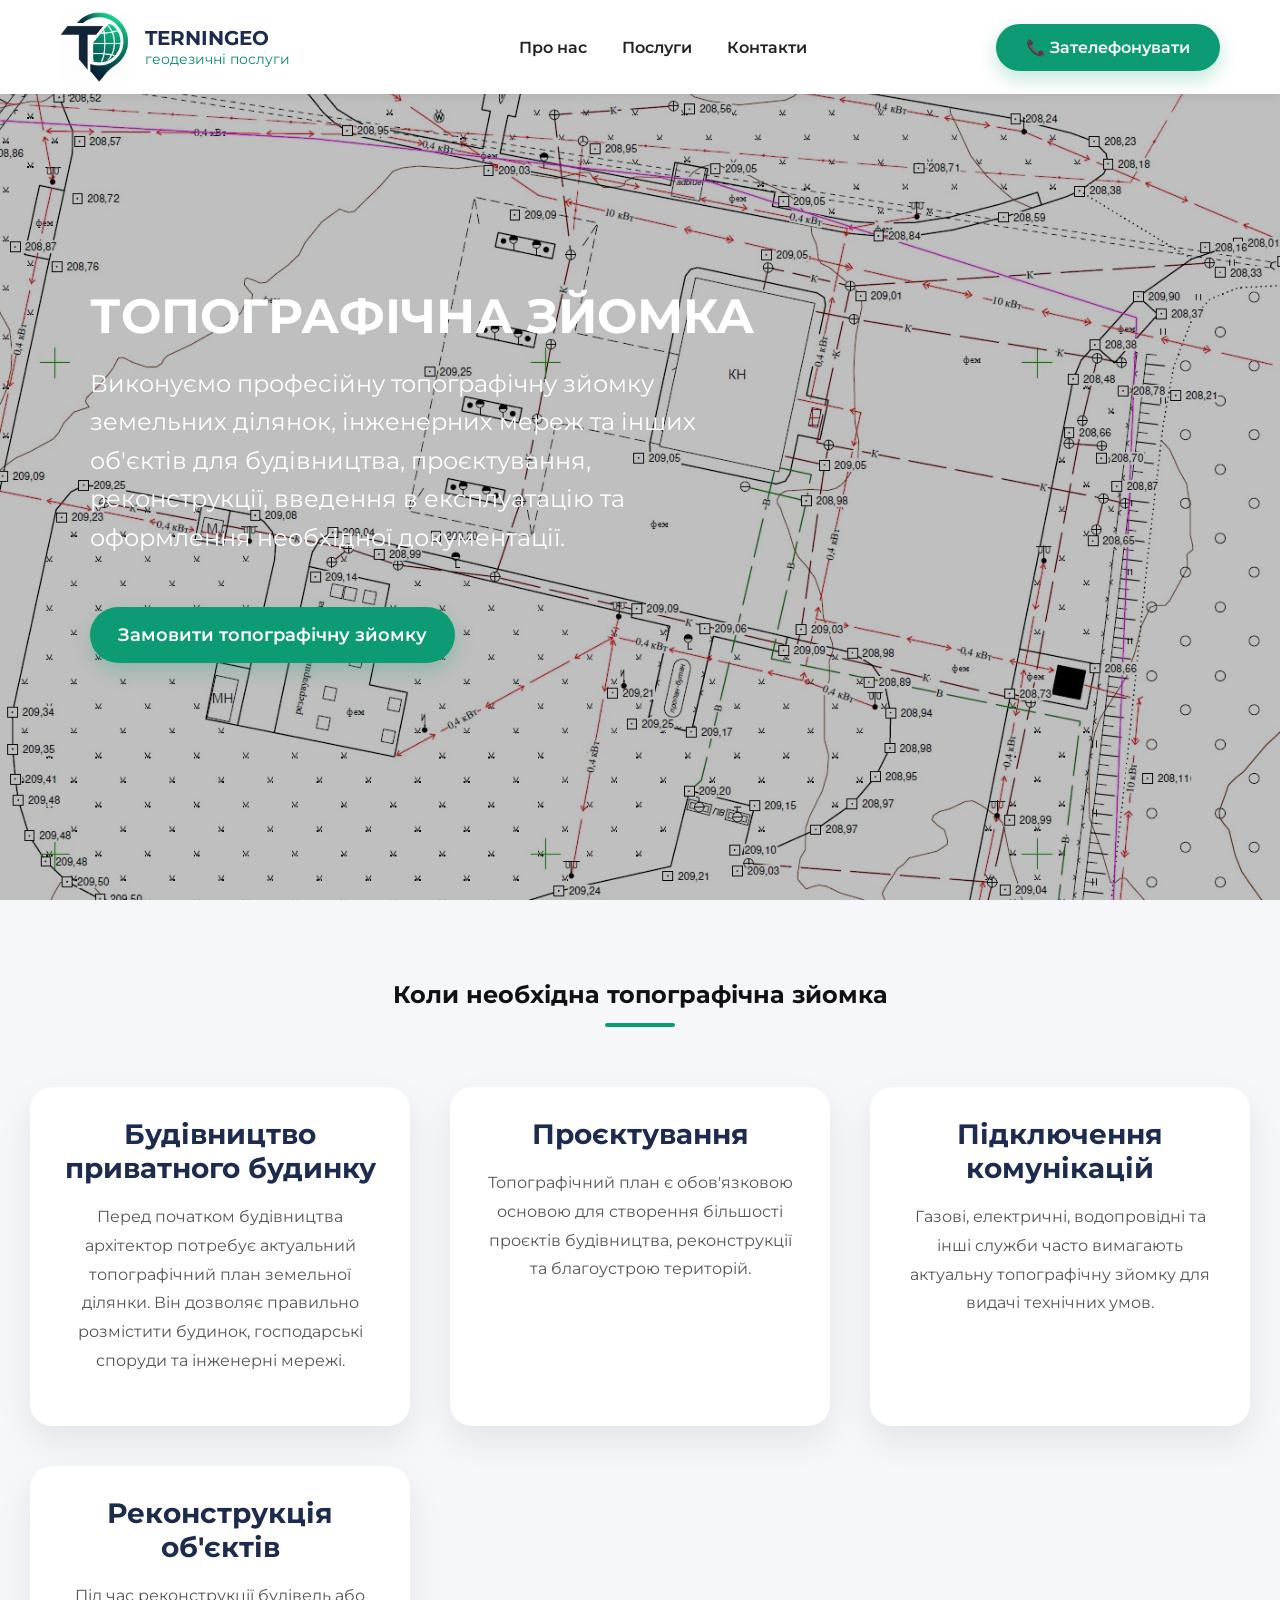
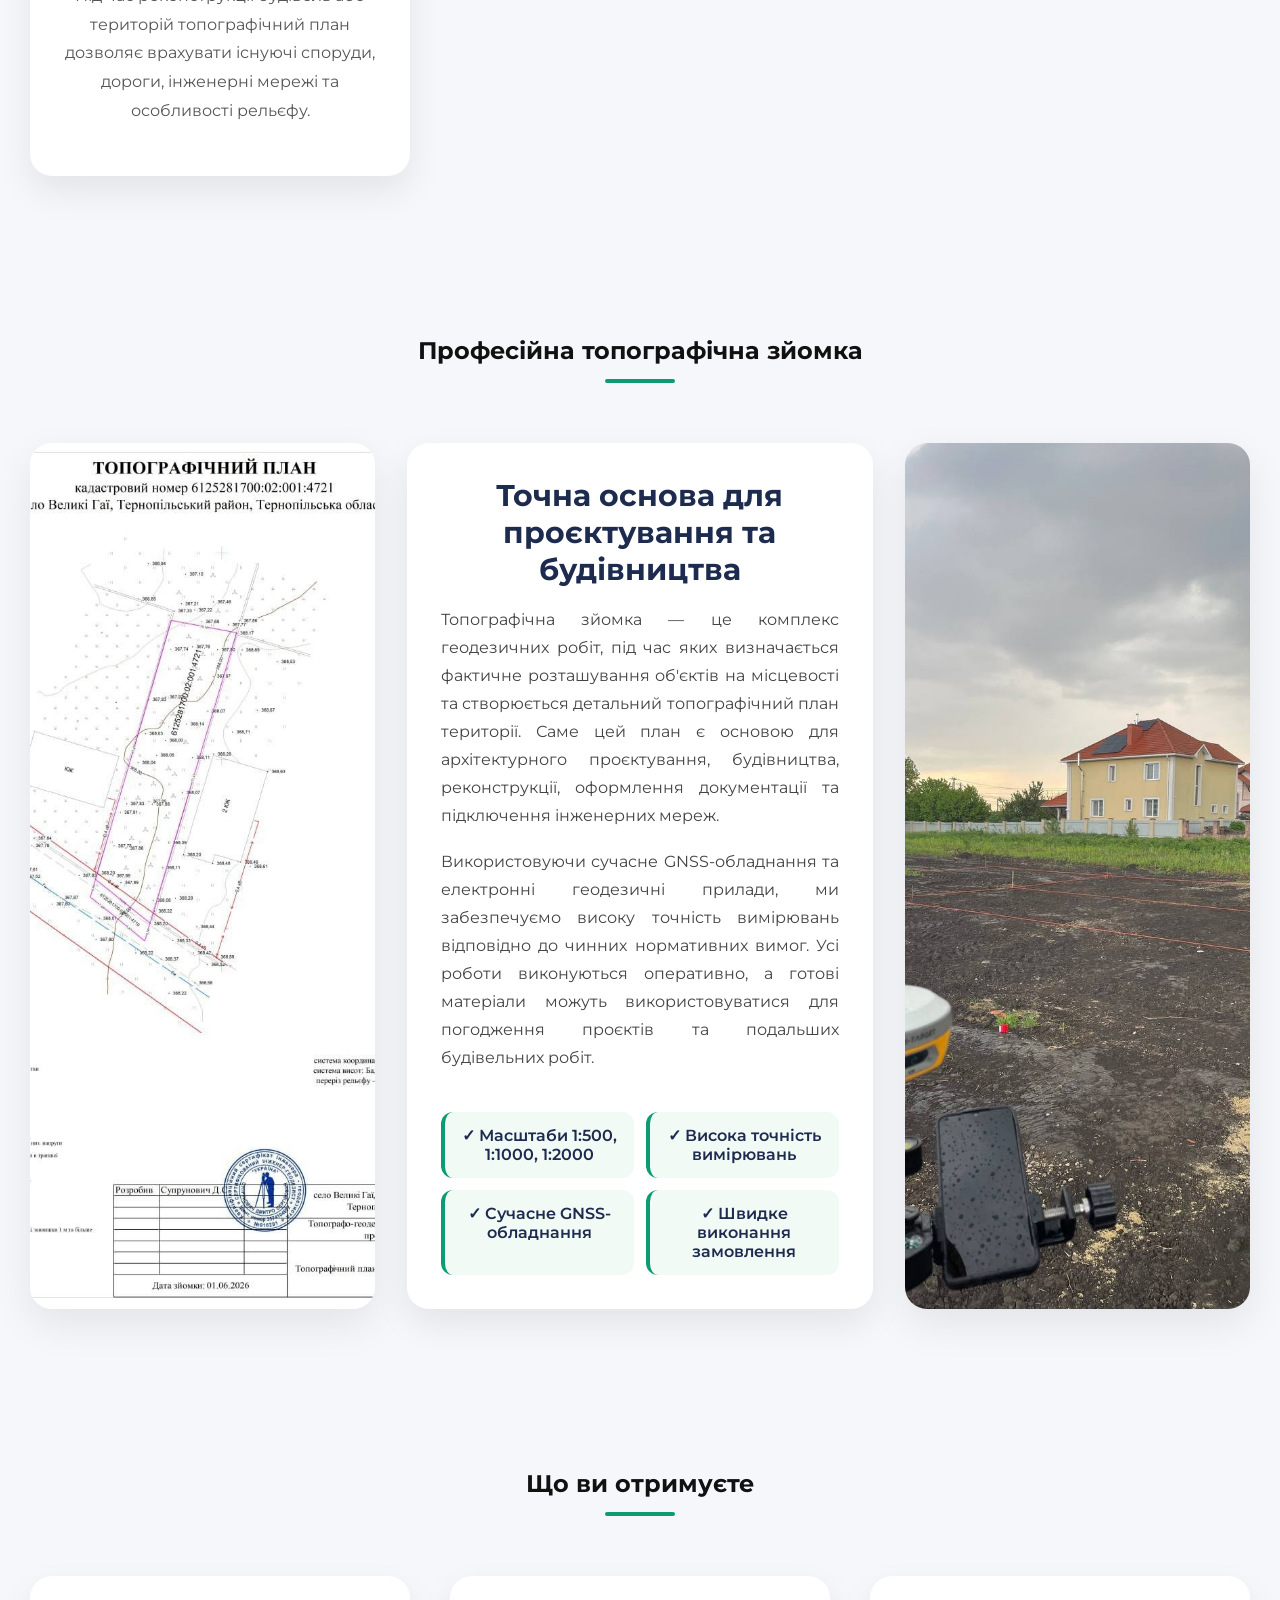
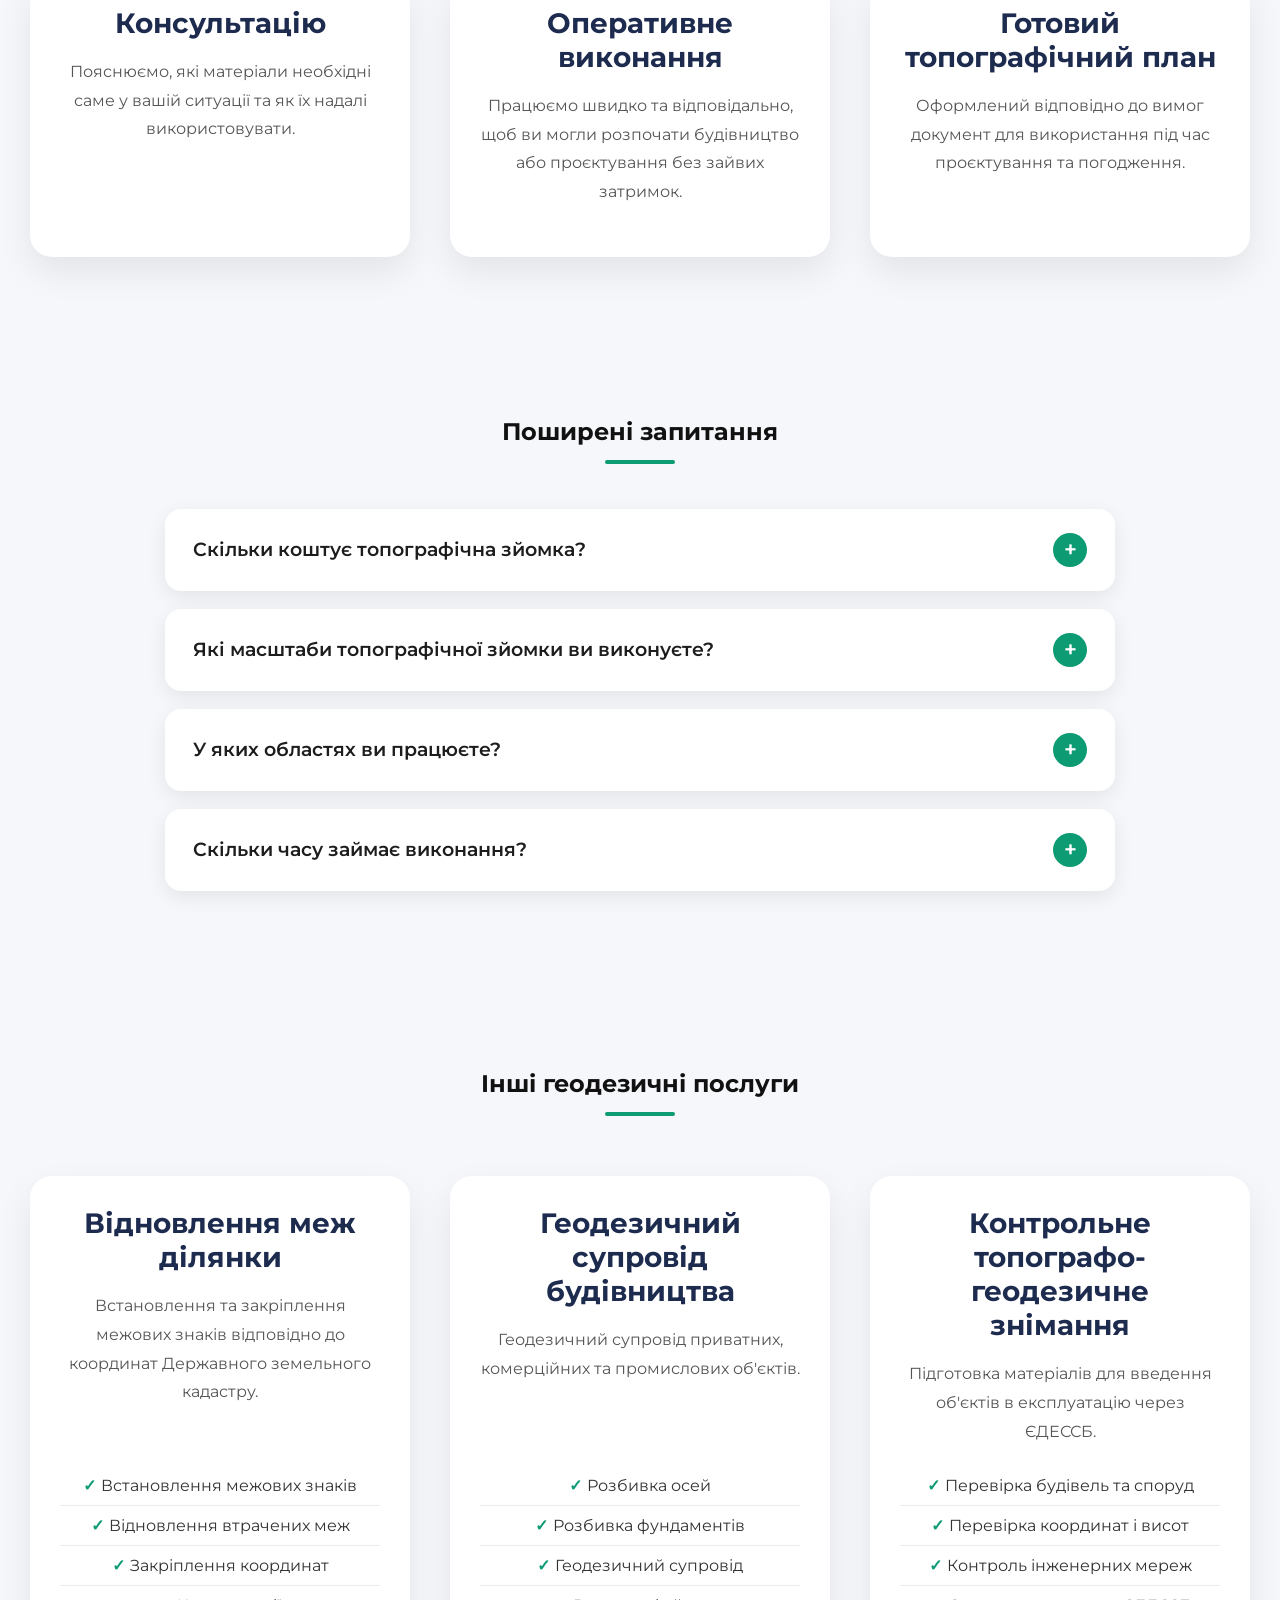
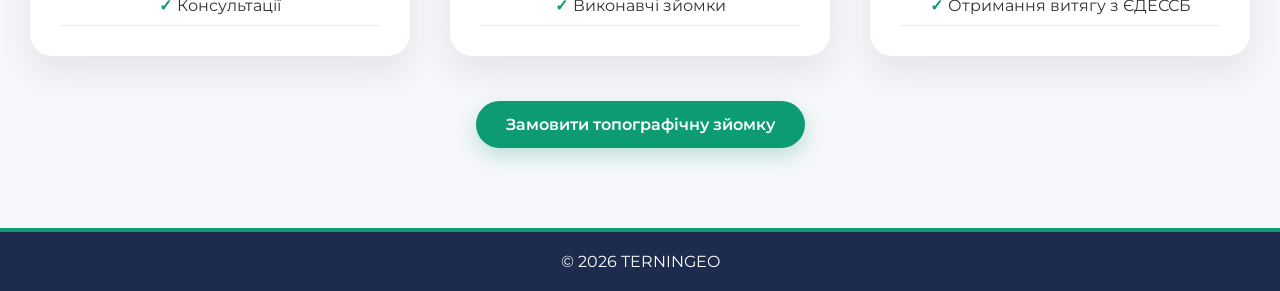
<file: topo/index.html>
<!DOCTYPE html>
<html lang="uk">

<head>

<meta charset="UTF-8">
<meta name="viewport" content="width=device-width, initial-scale=1.0">
<meta name="theme-color" content="#0d9b74">

<title>Топозйомка | TERNINGEO</title>

<meta name="description" content="Професійна топографічна зйомка земельних ділянок, інженерних мереж та територій. Масштаби 1:500, 1:1000, 1:2000. Працюємо у Тернополі та Західній Україні.">

<meta name="keywords" content="топографічна зйомка Тернопіль, топозйомка Тернопіль, геодезист Тернопіль, геодезія Тернопіль, топографічний план, топографічна зйомка земельної ділянки, топографічна зйомка для будівництва">

<link rel="canonical" href="https://terningeo.pp.ua/topo/">

<link rel="icon" href="/images/favicon-16x16.png">

<link rel="apple-touch-icon" href="/images/apple-touch-icon.png">

<link rel="stylesheet" href="/style.css">

<link rel="stylesheet"
href="https://cdnjs.cloudflare.com/ajax/libs/font-awesome/6.7.2/css/all.min.css">

<link href="https://fonts.googleapis.com/css2?family=Montserrat:wght@300;400;500;600;700&display=swap"
rel="stylesheet">

<meta property="og:type" content="website">

<meta property="og:title"
content="Топозйомка | TERNINGEO">

<meta property="og:description"
content="Топографічна зйомка земельних ділянок, будівель, доріг та інженерних мереж.">

<meta property="og:url"
content="https://terningeo.pp.ua/topo/">

<meta property="og:image"
content="https://terningeo.pp.ua/images/topoplan.jpg">

<script type="application/ld+json">
{
"@context":"https://schema.org",
"@type":"ProfessionalService",
"name":"TERNINGEO",
"url":"https://terningeo.pp.ua",
"telephone":"+380666199847",
"email":"terningeo@gmail.com",
"image":"https://terningeo.pp.ua/images/topoplan.jpg",
"description":"Професійна топографічна зйомка земельних ділянок та геодезичні роботи.",
"serviceType":"Топографічна зйомка",
"areaServed":[
"Тернопільська область",
"Львівська область",
"Івано-Франківська область",
"Хмельницька область",
"Рівненська область",
"Волинська область",
"Закарпатська область",
"Чернівецька область"
]
}
</script>

</head>

<body>

<header>

<div class="container">

<div class="logo">

<a href="/">

<img src="/images/logo.png" alt="TERNINGEO">

<div class="logo-text">

<span class="logo-title">
TERNINGEO
</span>

<span class="logo-subtitle">
геодезичні послуги
</span>

</div>

</a>

</div>

<button class="menu-toggle">
☰
</button>

<nav id="main-menu">

<a href="/#about">Про нас</a>

<a href="/#services">Послуги</a>

<a href="/#contact">Контакти</a>

</nav>

<a href="tel:+380666199847"
class="btn desktop-btn">

📞 Зателефонувати

</a>

</div>

</header>

<section class="topoplan">

<div class="overlay"></div>

<div class="hero-content">
<h1>ТОПОГРАФІЧНА ЗЙОМКА</h1>
<p>Виконуємо професійну топографічну зйомку земельних ділянок, інженерних мереж 
та інших об'єктів для будівництва, проєктування, реконструкції, 
введення в експлуатацію та оформлення необхідної документації.</p>
<a href="#" class="btn open-modal">Замовити топографічну зйомку</a>
</div>

</section>

<section class="section">

    <div class="container">

        <h2>Коли необхідна топографічна зйомка</h2>

        <div class="services-grid">

            <article class="service-card">

                <div class="service-content">

                    <h3>Будівництво приватного будинку</h3>

                    <p>

                        Перед початком будівництва архітектор потребує актуальний
                        топографічний план земельної ділянки. Він дозволяє правильно
                        розмістити будинок, господарські споруди та інженерні мережі.

                    </p>

                </div>

            </article>

            <article class="service-card">

                <div class="service-content">

                    <h3>Проєктування</h3>

                    <p>

                        Топографічний план є обов'язковою основою для створення
                        більшості проєктів будівництва, реконструкції та
                        благоустрою територій.

                    </p>

                </div>

            </article>

            <article class="service-card">

                <div class="service-content">

                    <h3>Підключення комунікацій</h3>

                    <p>

                        Газові, електричні, водопровідні та інші служби часто
                        вимагають актуальну топографічну зйомку для видачі
                        технічних умов.

                    </p>

                </div>

            </article>

            <article class="service-card">

                <div class="service-content">

                    <h3>Реконструкція об'єктів</h3>

                    <p>

                        Під час реконструкції будівель або територій топографічний
                        план дозволяє врахувати існуючі споруди, дороги,
                        інженерні мережі та особливості рельєфу.

                    </p>

                </div>

            </article>

        </div>

    <div class="services-dots">
    <span class="dot active"></span>
    <span class="dot"></span>
    <span class="dot"></span>
    <span class="dot"></span>
    
    </div>

    </div>

</section>

<section class="section">

<div class="container">

<h2>Професійна топографічна зйомка</h2>

<div class="about">

<div class="about-image">
<img src="/images/topography.jpg"
alt="Топографічна зйомка земельної ділянки">
</div>

<div class="about-text">

<h3>Точна основа для проєктування та будівництва</h3>

<p>

Топографічна зйомка — це комплекс геодезичних робіт, під час яких
визначається фактичне розташування об'єктів на місцевості та створюється
детальний топографічний план території. Саме цей план є основою для
архітектурного проєктування, будівництва, реконструкції, оформлення
документації та підключення інженерних мереж.

</p>

<p>

Використовуючи сучасне GNSS-обладнання та електронні геодезичні прилади,
ми забезпечуємо високу точність вимірювань відповідно до чинних
нормативних вимог. Усі роботи виконуються оперативно, а готові матеріали
можуть використовуватися для погодження проєктів та подальших будівельних
робіт.

</p>

<div class="about-features">

<div>✓ Масштаби 1:500, 1:1000, 1:2000</div>

<div>✓ Висока точність вимірювань</div>

<div>✓ Сучасне GNSS-обладнання</div>

<div>✓ Швидке виконання замовлення</div>

</div>

</div>

<div class="about-image">

<img src="/images/construction.jpg"
alt="Геодезичні роботи">

</div>

</div>

</div>

</section>

<section class="section">

<div class="container">

<h2>Що ви отримуєте</h2>

<div class="services-grid">

<article class="service-card">

<div class="service-content">

<h3>Консультацію</h3>

<p>

Пояснюємо, які матеріали необхідні саме у вашій ситуації та як їх
надалі використовувати.

</p>

</div>

</article>

<article class="service-card">

<div class="service-content">

<h3>Оперативне виконання</h3>

<p>

Працюємо швидко та відповідально, щоб ви могли розпочати будівництво або
проєктування без зайвих затримок.

</p>

</div>

</article>

<article class="service-card">

<div class="service-content">

<h3>Готовий топографічний план</h3>

<p>

Оформлений відповідно до вимог документ для використання під час
проєктування та погодження.

</p>

</div>

</article>

</div>

    <div class="services-dots">
    <span class="dot active"></span>
    <span class="dot"></span>
    <span class="dot"></span>
    
    </div>

</div>

</section>

<section class="section">

    <div class="container">

        <h2>Поширені запитання</h2>

        <div class="faq">

            <div class="faq-item">

                <button class="faq-question">

                    <span>Скільки коштує топографічна зйомка?</span>

                    <span class="faq-icon">+</span>

                </button>

                <div class="faq-answer">

                    <p>

                        Вартість залежить від площі ділянки, складності рельєфу,
                        наявності забудови та необхідного масштабу плану.
                        Для розрахунку достатньо зателефонувати або залишити заявку.

                    </p>

                </div>

            </div>

            <div class="faq-item">

                <button class="faq-question">

                    <span>Які масштаби топографічної зйомки ви виконуєте?</span>

                    <span class="faq-icon">+</span>

                </button>

                <div class="faq-answer">

                    <p>

                        Найчастіше виконуємо топографічну зйомку масштабу
                        1:500, 1:1000 та 1:2000 відповідно до вимог замовника.

                    </p>

                </div>

            </div>

            <div class="faq-item">

                <button class="faq-question">

                    <span>У яких областях ви працюєте?</span>

                    <span class="faq-icon">+</span>

                </button>

                <div class="faq-answer">

                    <p>

                        Основний регіон роботи — Тернопільська область.
                        Також виконуємо геодезичні роботи у Львівській,
                        Івано-Франківській, Волинській, Рівненській,
                        Хмельницькій, Чернівецькій та Закарпатській областях.

                    </p>

                </div>

            </div>

            <div class="faq-item">

                <button class="faq-question">

                    <span>Скільки часу займає виконання?</span>

                    <span class="faq-icon">+</span>

                </button>

                <div class="faq-answer">

                    <p>

                        Термін залежить від площі ділянки та складності робіт,
                        але більшість замовлень виконується максимально оперативно.

                    </p>

                </div>

            </div>

        </div>

    </div>

</section>



<section class="section">

<div class="container">

<h2>Інші геодезичні послуги</h2>

        <div class="services-grid">

            <article class="service-card" onclick="location.href='/vynos/';" style="cursor:pointer;">

                <div class="service-content">

                    <h3>Відновлення меж ділянки</h3>

                    <p>
                        Встановлення та закріплення межових знаків 
                        відповідно до координат Державного земельного кадастру.
                    </p>

                    <ul>
                        <li>Встановлення межових знаків</li>
                        <li>Відновлення втрачених меж</li>
                        <li>Закріплення координат</li>
                        <li>Консультації</li>
                    </ul>

                </div>

            </article>

            <article class="service-card" onclick="location.href='/suprovid/';" style="cursor:pointer;">

                <div class="service-content">

                    <h3>Геодезичний супровід будівництва</h3>

                    <p>
                        Геодезичний супровід приватних,
                        комерційних та промислових об'єктів.
                    </p>

                    <ul>
                        <li>Розбивка осей</li>
                        <li>Розбивка фундаментів</li>
                        <li>Геодезичний супровід</li>
                        <li>Виконавчі зйомки</li>
                    </ul>

                </div>

            </article>

            <article class="service-card" onclick="location.href='/kgz/';" style="cursor:pointer;">

                <div class="service-content">

                    <h3>Контрольне топографо-геодезичне знімання</h3>

                    <p>
                    Підготовка матеріалів для введення 
                    об'єктів в експлуатацію через ЄДЕССБ.
                    </p>

                    <ul>
                    <li>Перевірка будівель та споруд</li>
                    <li>Перевірка координат і висот</li>
                    <li>Контроль інженерних мереж</li>
                    <li>Отримання витягу з ЄДЕССБ</li>
                    </ul>

                </div>
                
            </article>

        </div>

        <div class="services-dots">
            <span class="dot active"></span>
            <span class="dot"></span>
            <span class="dot"></span>
        </div>

    <div style="text-align:center;margin-top:45px;">

        <a href="#" class="btn open-modal">
             Замовити топографічну зйомку
        </a>

    </div>

    </div>

</section> 

<footer>
<p>© 2026 TERNINGEO</p>
</footer>

<button id="topBtn">↑</button>

<a href="tel:+380666199847" id="callBtn" aria-label="Зателефонувати">
    📞
</a>

<div id="orderModal" class="modal">

        <div class="modal-content">

        <button class="close-modal">&times;</button>

        <h2>Замовити топографічну зйомку</h2>

        <form id="orderForm">

        <input
        type="text"
        placeholder="Ваше ім'я"
        required
        minlength="2">

        <input
        type="tel"
        placeholder="+380671234567"
        required
        pattern="^(\+380|380|0)\d{9}$">

        <textarea
        placeholder="Опишіть, що потрібно виконати"
        required
        minlength="5"></textarea>

        <button type="submit" class="btn">
        Надіслати заявку
        </button>

        </form>

    </div>

</div>


<script src="/script.js"></script>

<script type="application/ld+json">

{

"@context":"https://schema.org",

"@type":"FAQPage",

"mainEntity":[

{

"@type":"Question",

"name":"Для чого потрібна топографічна зйомка?",

"acceptedAnswer":{

"@type":"Answer",

"text":"Топографічна зйомка використовується для проєктування, будівництва, реконструкції та підключення інженерних мереж."

}

},

{

"@type":"Question",

"name":"Які масштаби виконуються?",

"acceptedAnswer":{

"@type":"Answer",

"text":"Найчастіше виконуються масштаби 1:500, 1:1000 та 1:2000."

}

},

{

"@type":"Question",

"name":"У яких областях ви працюєте?",

"acceptedAnswer":{

"@type":"Answer",

"text":"Тернопільська, Львівська, Івано-Франківська, Волинська, Рівненська, Закарпатська, Чернівецька та Хмельницька області."

}

}

]

}

</script>

</body>

</html>
</file>
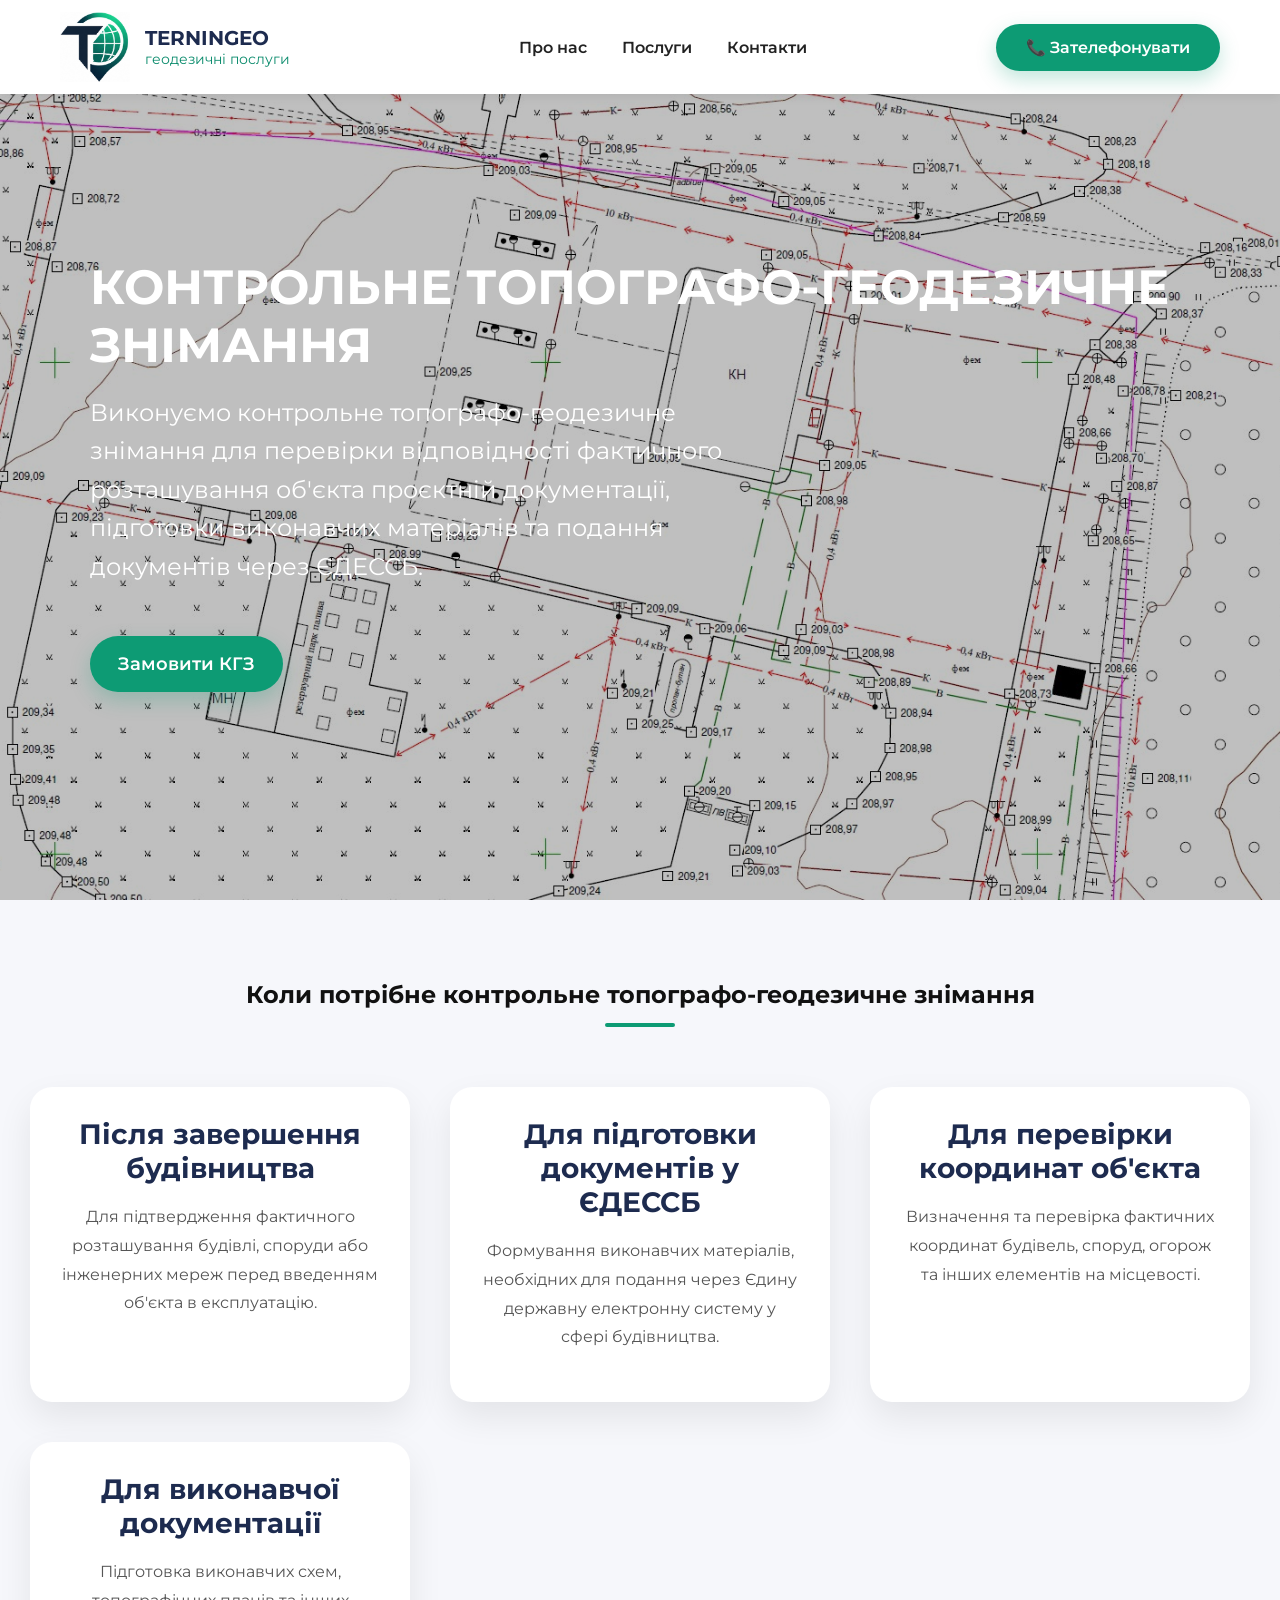
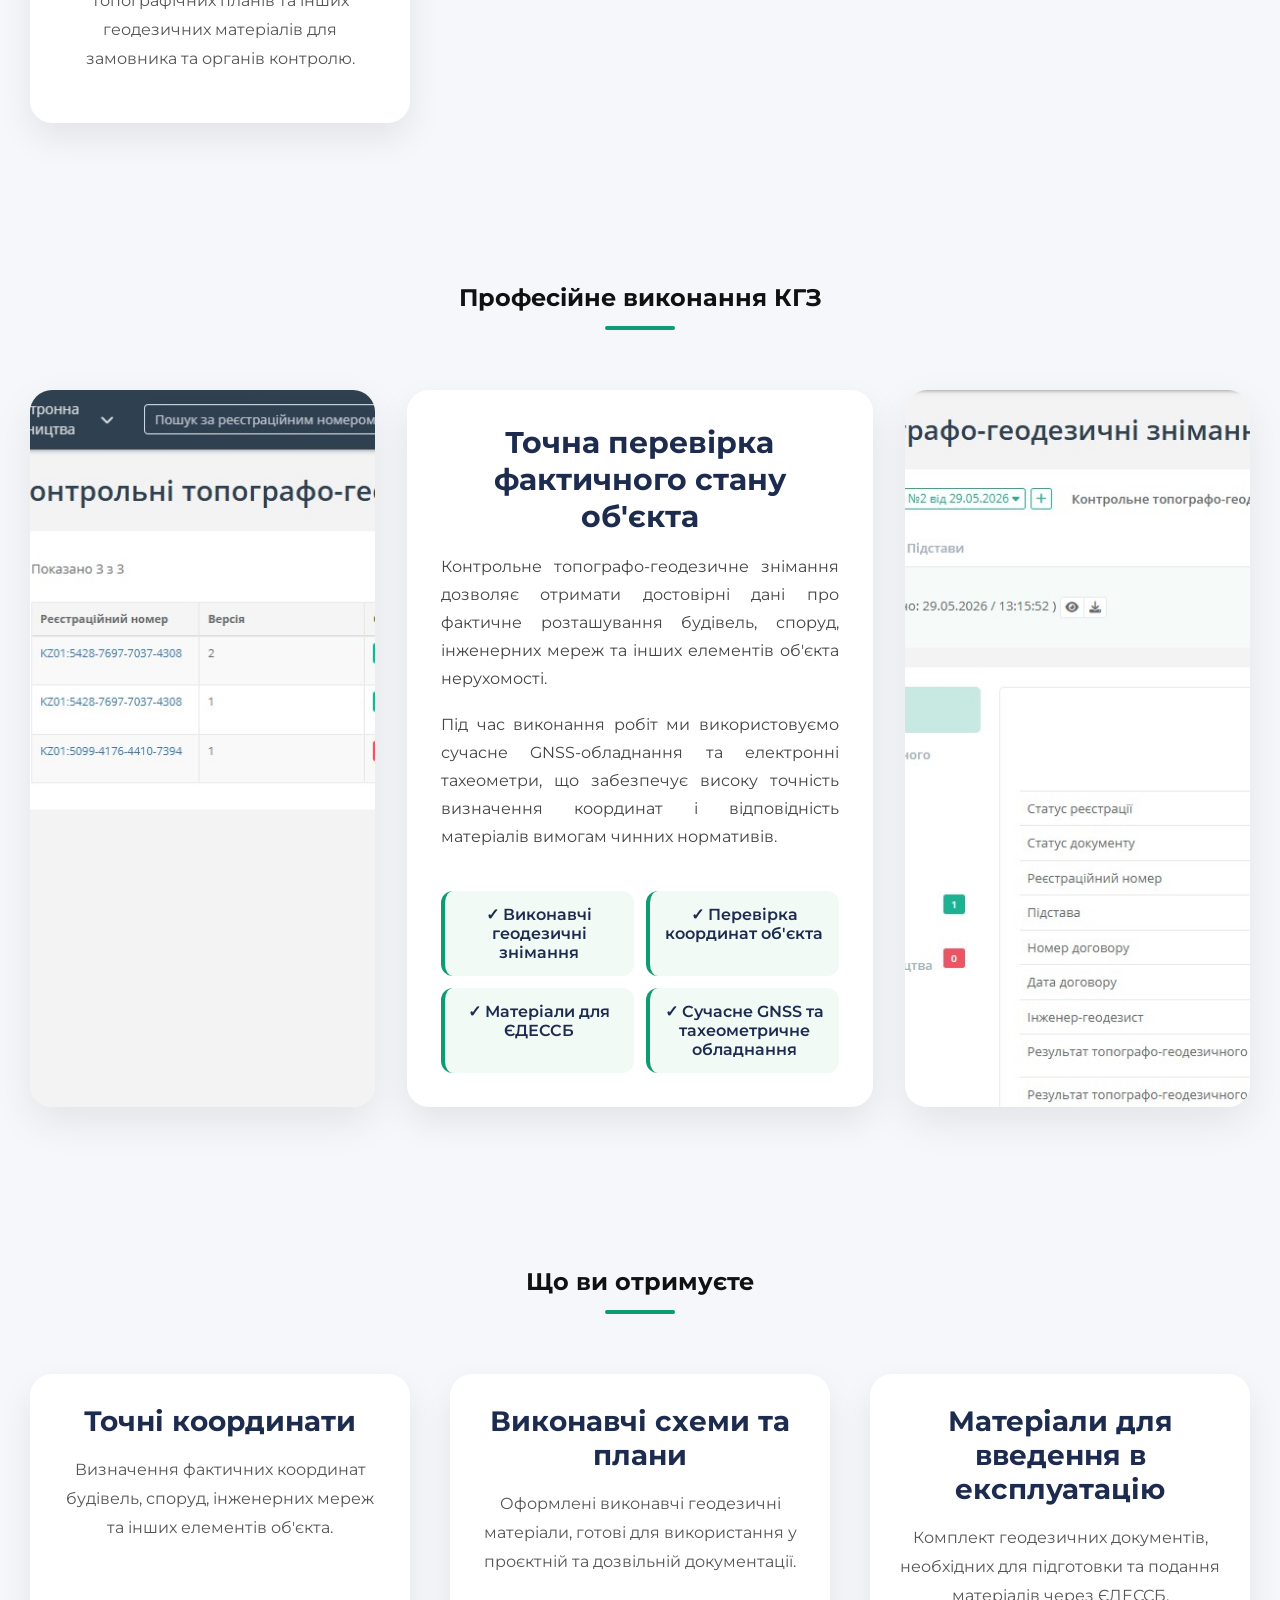
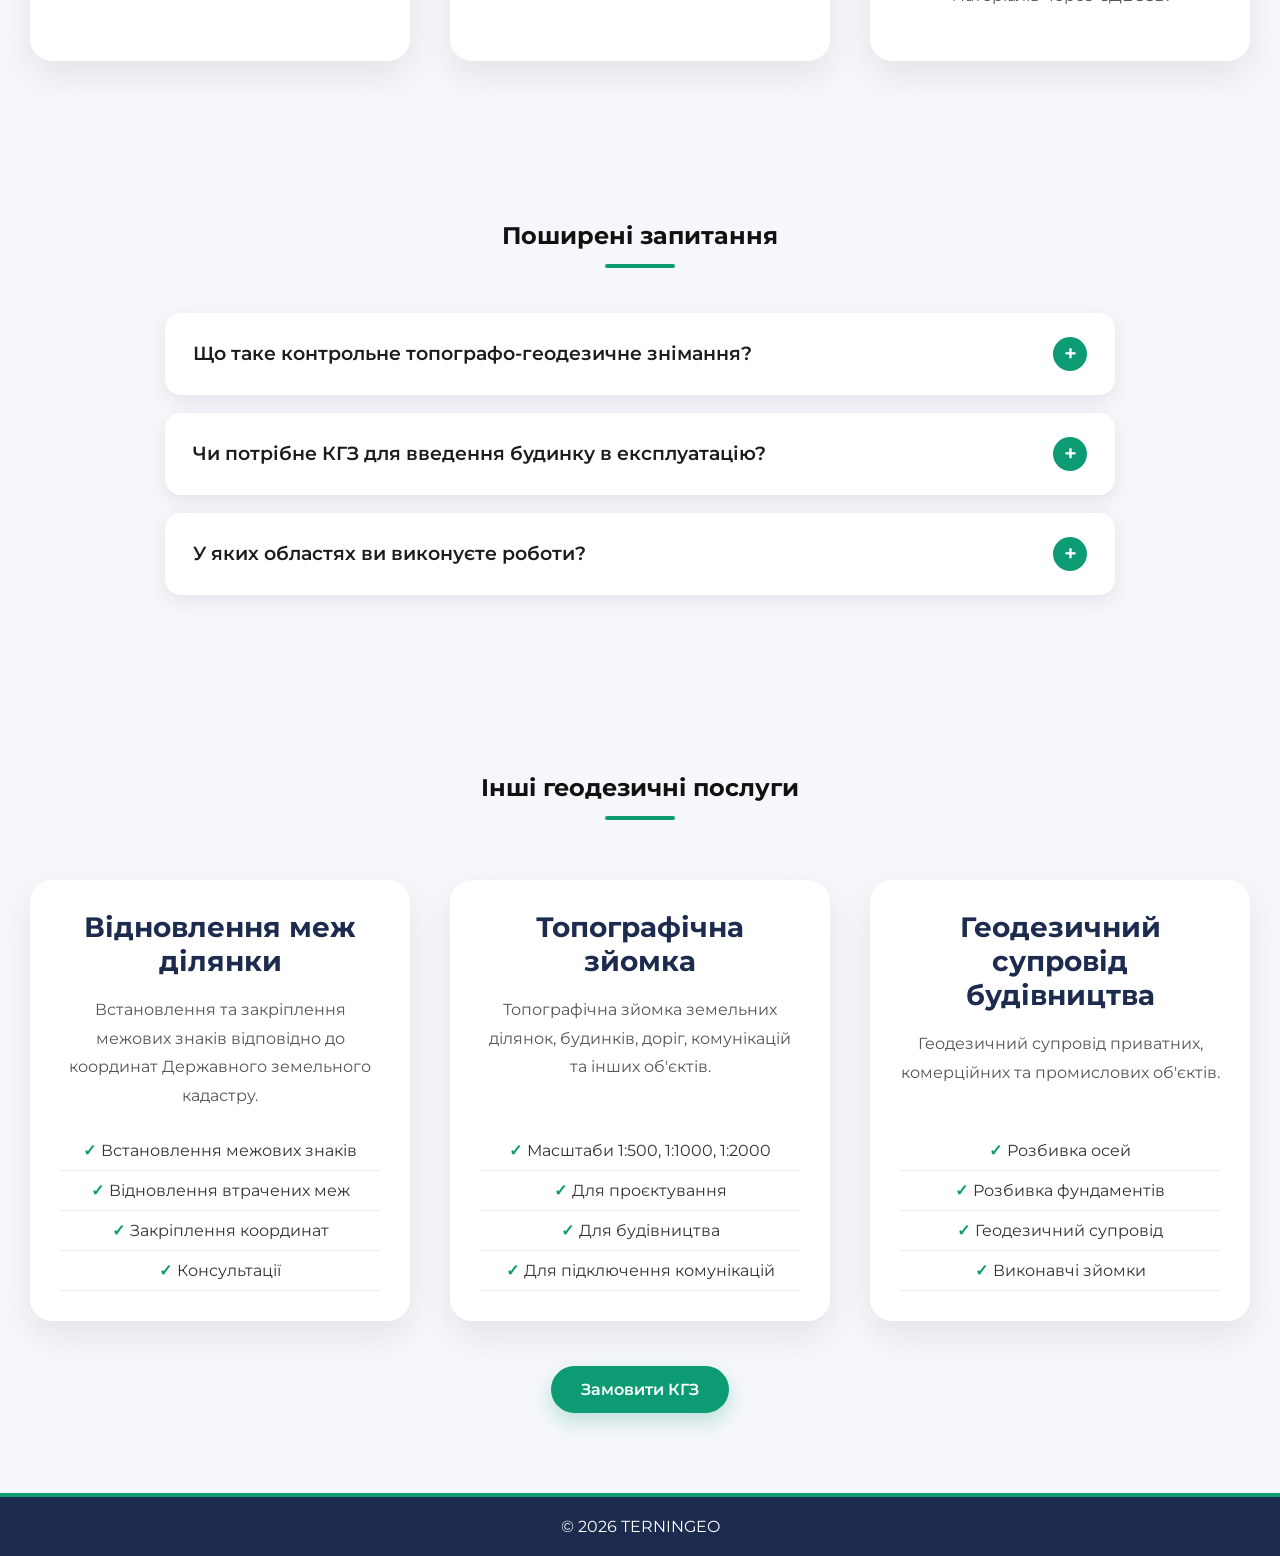
<file: kgz.html>
<!DOCTYPE html>
<html lang="uk">
<head>
    <meta charset="UTF-8">
    <meta name="viewport" content="width=device-width, initial-scale=1.0">
    <meta name="theme-color" content="#0d9b74">

    <title>КГЗ | TERNINGEO</title>

    <meta name="description"
          content="Контрольне топографо-геодезичне знімання у Тернополі та Західній Україні. Виконавчі геодезичні роботи, перевірка координат, підготовка матеріалів для введення об'єктів в експлуатацію через ЄДЕССБ.">

    <meta name="keywords"
          content="контрольне топографо-геодезичне знімання, КГЗ, виконавча геодезична зйомка, ЄДЕССБ, геодезист Тернопіль, контрольна зйомка, виконавчі геодезичні роботи">

    <link rel="canonical" href="https://terningeo.pp.ua/kgz/">

    <link rel="icon" href="/images/favicon-16x16.png">
    <link rel="apple-touch-icon" href="/images/apple-touch-icon.png">

    <link rel="stylesheet" href="/style.css">
    <link rel="stylesheet"
          href="https://cdnjs.cloudflare.com/ajax/libs/font-awesome/6.7.2/css/all.min.css">

    <link href="https://fonts.googleapis.com/css2?family=Montserrat:wght@300;400;500;600;700&display=swap"
          rel="stylesheet">

    <meta property="og:type" content="website">
    <meta property="og:title"
          content="Контрольне топографо-геодезичне знімання | TERNINGEO">

    <meta property="og:description"
          content="Контрольне топографо-геодезичне знімання, виконавчі геодезичні роботи та підготовка матеріалів для введення об'єктів в експлуатацію.">

    <meta property="og:url"
          content="https://terningeo.pp.ua/kgz/">

    <meta property="og:image"
          content="https://terningeo.pp.ua/images/kgz.jpg">

    <script type="application/ld+json">
    {
      "@context": "https://schema.org",
      "@type": "ProfessionalService",
      "name": "TERNINGEO",
      "url": "https://terningeo.pp.ua",
      "telephone": "+380666199847",
      "email": "terningeo@gmail.com",
      "image": "https://terningeo.pp.ua/images/kgz.jpg",
      "description": "Контрольне топографо-геодезичне знімання та виконавчі геодезичні роботи.",
      "serviceType": "Контрольне топографо-геодезичне знімання",
      "areaServed": [
        "Тернопільська область",
        "Львівська область",
        "Івано-Франківська область",
        "Хмельницька область",
        "Рівненська область",
        "Волинська область",
        "Закарпатська область",
        "Чернівецька область"
      ]
    }
    </script>
</head>

<body>

<header>
    <div class="container">

        <div class="logo">
            <a href="/">
                <img src="/images/logo.png" alt="TERNINGEO">
                <div class="logo-text">
                    <span class="logo-title">TERNINGEO</span>
                    <span class="logo-subtitle">геодезичні послуги</span>
                </div>
            </a>
        </div>

        <button class="menu-toggle">☰</button>

        <nav id="main-menu">
            <a href="/#about">Про нас</a>
            <a href="/#services">Послуги</a>
            <a href="/#contact">Контакти</a>
        </nav>

        <a href="tel:+380666199847" class="btn desktop-btn">
            📞 Зателефонувати
        </a>

    </div>
</header>

<section class="topoplan">
    <div class="overlay"></div>

    <div class="hero-content">

        <h1>КОНТРОЛЬНЕ ТОПОГРАФО-ГЕОДЕЗИЧНЕ ЗНІМАННЯ</h1>

        <p>
            Виконуємо контрольне топографо-геодезичне знімання для перевірки
            відповідності фактичного розташування об'єкта проєктній документації,
            підготовки виконавчих матеріалів та подання документів через ЄДЕССБ.
        </p>

        <a href="#" class="btn open-modal">
            Замовити КГЗ
        </a>

    </div>
</section>

<section class="section">
    <div class="container">

        <h2>Коли потрібне контрольне топографо-геодезичне знімання</h2>

        <div class="services-grid">

            <article class="service-card">
                <div class="service-content">
                    <h3>Після завершення будівництва</h3>
                    <p>
                        Для підтвердження фактичного розташування будівлі,
                        споруди або інженерних мереж перед введенням об'єкта
                        в експлуатацію.
                    </p>
                </div>
            </article>

            <article class="service-card">
                <div class="service-content">
                    <h3>Для підготовки документів у ЄДЕССБ</h3>
                    <p>
                        Формування виконавчих матеріалів, необхідних для
                        подання через Єдину державну електронну систему
                        у сфері будівництва.
                    </p>
                </div>
            </article>

            <article class="service-card">
                <div class="service-content">
                    <h3>Для перевірки координат об'єкта</h3>
                    <p>
                        Визначення та перевірка фактичних координат будівель,
                        споруд, огорож та інших елементів на місцевості.
                    </p>
                </div>
            </article>

            <article class="service-card">
                <div class="service-content">
                    <h3>Для виконавчої документації</h3>
                    <p>
                        Підготовка виконавчих схем, топографічних планів та
                        інших геодезичних матеріалів для замовника та органів контролю.
                    </p>
                </div>
            </article>

        </div>

        <div class="services-dots">
            <span class="dot active"></span>
            <span class="dot"></span>
            <span class="dot"></span>
            <span class="dot"></span>
        </div>

    </div>
</section>

<section class="section">
    <div class="container">

        <h2>Професійне виконання КГЗ</h2>

        <div class="about">

            <div class="about-image">
                <img src="/images/kgz-1.jpg"
                     alt="Контрольне топографо-геодезичне знімання">
            </div>

            <div class="about-text">

                <h3>Точна перевірка фактичного стану об'єкта</h3>

                <p>
                    Контрольне топографо-геодезичне знімання дозволяє отримати
                    достовірні дані про фактичне розташування будівель, споруд,
                    інженерних мереж та інших елементів об'єкта нерухомості.
                </p>

                <p>
                    Під час виконання робіт ми використовуємо сучасне GNSS-обладнання
                    та електронні тахеометри, що забезпечує високу точність визначення
                    координат і відповідність матеріалів вимогам чинних нормативів.
                </p>

                <div class="about-features">
                    <div>✓ Виконавчі геодезичні знімання</div>
                    <div>✓ Перевірка координат об'єкта</div>
                    <div>✓ Матеріали для ЄДЕССБ</div>
                    <div>✓ Сучасне GNSS та тахеометричне обладнання</div>
                </div>

            </div>

            <div class="about-image">
                <img src="/images/kgz-2.jpg"
                     alt="Виконавчі геодезичні роботи">
            </div>

        </div>

    </div>
</section>

<section class="section">
    <div class="container">

        <h2>Що ви отримуєте</h2>

        <div class="services-grid">

            <article class="service-card">
                <div class="service-content">
                    <h3>Точні координати</h3>
                    <p>
                        Визначення фактичних координат будівель, споруд,
                        інженерних мереж та інших елементів об'єкта.
                    </p>
                </div>
            </article>

            <article class="service-card">
                <div class="service-content">
                    <h3>Виконавчі схеми та плани</h3>
                    <p>
                        Оформлені виконавчі геодезичні матеріали, готові
                        для використання у проєктній та дозвільній документації.
                    </p>
                </div>
            </article>

            <article class="service-card">
                <div class="service-content">
                    <h3>Матеріали для введення в експлуатацію</h3>
                    <p>
                        Комплект геодезичних документів, необхідних для
                        підготовки та подання матеріалів через ЄДЕССБ.
                    </p>
                </div>
            </article>

        </div>

        <div class="services-dots">
            <span class="dot active"></span>
            <span class="dot"></span>
            <span class="dot"></span>
        </div>

    </div>
</section>

<section class="section">
    <div class="container">

        <h2>Поширені запитання</h2>

        <div class="faq">

            <div class="faq-item">
                <button class="faq-question">
                    <span>Що таке контрольне топографо-геодезичне знімання?</span>
                    <span class="faq-icon">+</span>
                </button>
                <div class="faq-answer">
                    <p>
                        Це виконавче геодезичне знімання, яке виконується для перевірки
                        фактичного розташування об'єкта та підготовки виконавчої документації.
                    </p>
                </div>
            </div>

            <div class="faq-item">
                <button class="faq-question">
                    <span>Чи потрібне КГЗ для введення будинку в експлуатацію?</span>
                    <span class="faq-icon">+</span>
                </button>
                <div class="faq-answer">
                    <p>
                        У багатьох випадках так. Контрольне знімання використовується для
                        підготовки виконавчих матеріалів та підтвердження відповідності
                        побудованого об'єкта проєктній документації.
                    </p>
                </div>
            </div>

            <div class="faq-item">
                <button class="faq-question">
                    <span>У яких областях ви виконуєте роботи?</span>
                    <span class="faq-icon">+</span>
                </button>
                <div class="faq-answer">
                    <p>
                        Основний регіон роботи — Тернопільська область.
                        Також виконуємо геодезичні роботи у Львівській,
                        Івано-Франківській, Волинській, Рівненській,
                        Хмельницькій, Чернівецькій та Закарпатській областях.
                    </p>
                </div>
            </div>

        </div>

    </div>
</section>

<section class="section">
    <div class="container">

        <h2>Інші геодезичні послуги</h2>

        <div class="services-grid">
            
            <article class="service-card" onclick="location.href='/vynos';" style="cursor:pointer;">

                <div class="service-content">

                    <h3>Відновлення меж ділянки</h3>

                    <p>
                        Встановлення та закріплення межових знаків 
                        відповідно до координат Державного земельного кадастру.
                    </p>

                    <ul>
                        <li>Встановлення межових знаків</li>
                        <li>Відновлення втрачених меж</li>
                        <li>Закріплення координат</li>
                        <li>Консультації</li>
                    </ul>

                </div>

            </article>

            <article class="service-card" onclick="location.href='/topo';" style="cursor:pointer;">

                <div class="service-content">

                    <h3>Топографічна зйомка</h3>

                    <p>
                        Топографічна зйомка земельних ділянок, будинків, доріг, комунікацій та інших об'єктів.
                    </p>

                    <ul>
                        <li>Масштаби 1:500, 1:1000, 1:2000</li>
                        <li>Для проєктування</li>
                        <li>Для будівництва</li>
                        <li>Для підключення комунікацій</li>
                    </ul>

                </div>

            </article>

            <article class="service-card" onclick="location.href='/suprovid';" style="cursor:pointer;">

                <div class="service-content">

                    <h3>Геодезичний супровід будівництва</h3>

                    <p>
                        Геодезичний супровід приватних,
                        комерційних та промислових об'єктів.
                    </p>

                    <ul>
                        <li>Розбивка осей</li>
                        <li>Розбивка фундаментів</li>
                        <li>Геодезичний супровід</li>
                        <li>Виконавчі зйомки</li>
                    </ul>

                </div>

            </article>

        </div>

        <div class="services-dots">
            <span class="dot active"></span>
            <span class="dot"></span>
            <span class="dot"></span>
        </div>

        <div style="text-align:center;margin-top:45px;">
            
            <a href="#" class="btn open-modal">
                Замовити КГЗ
            </a>
        </div>

    </div>
</section>

<footer>
    <p>© 2026 TERNINGEO</p>
</footer>

<button id="topBtn">↑</button>

<a href="tel:+380666199847" id="callBtn" aria-label="Зателефонувати">
    📞
</a>

<div id="orderModal" class="modal">
    <div class="modal-content">

        <button class="close-modal">&times;</button>

        <h2>Замовити контрольне топографо-геодезичне знімання</h2>

        <form id="orderForm">

            <input type="text"
                   placeholder="Ваше ім'я"
                   required
                   minlength="2">

            <input type="tel"
                   placeholder="+380671234567"
                   required
                   pattern="^(\\+380|380|0)\\d{9}$">

            <textarea placeholder="Опишіть, об'єкт для якого потрібно виконати знімання"
                      required
                      minlength="5"></textarea>

            <button type="submit" class="btn">
                Надіслати заявку
            </button>

        </form>

    </div>
</div>

<script src="/script.js"></script>

</body>
</html>
</file>
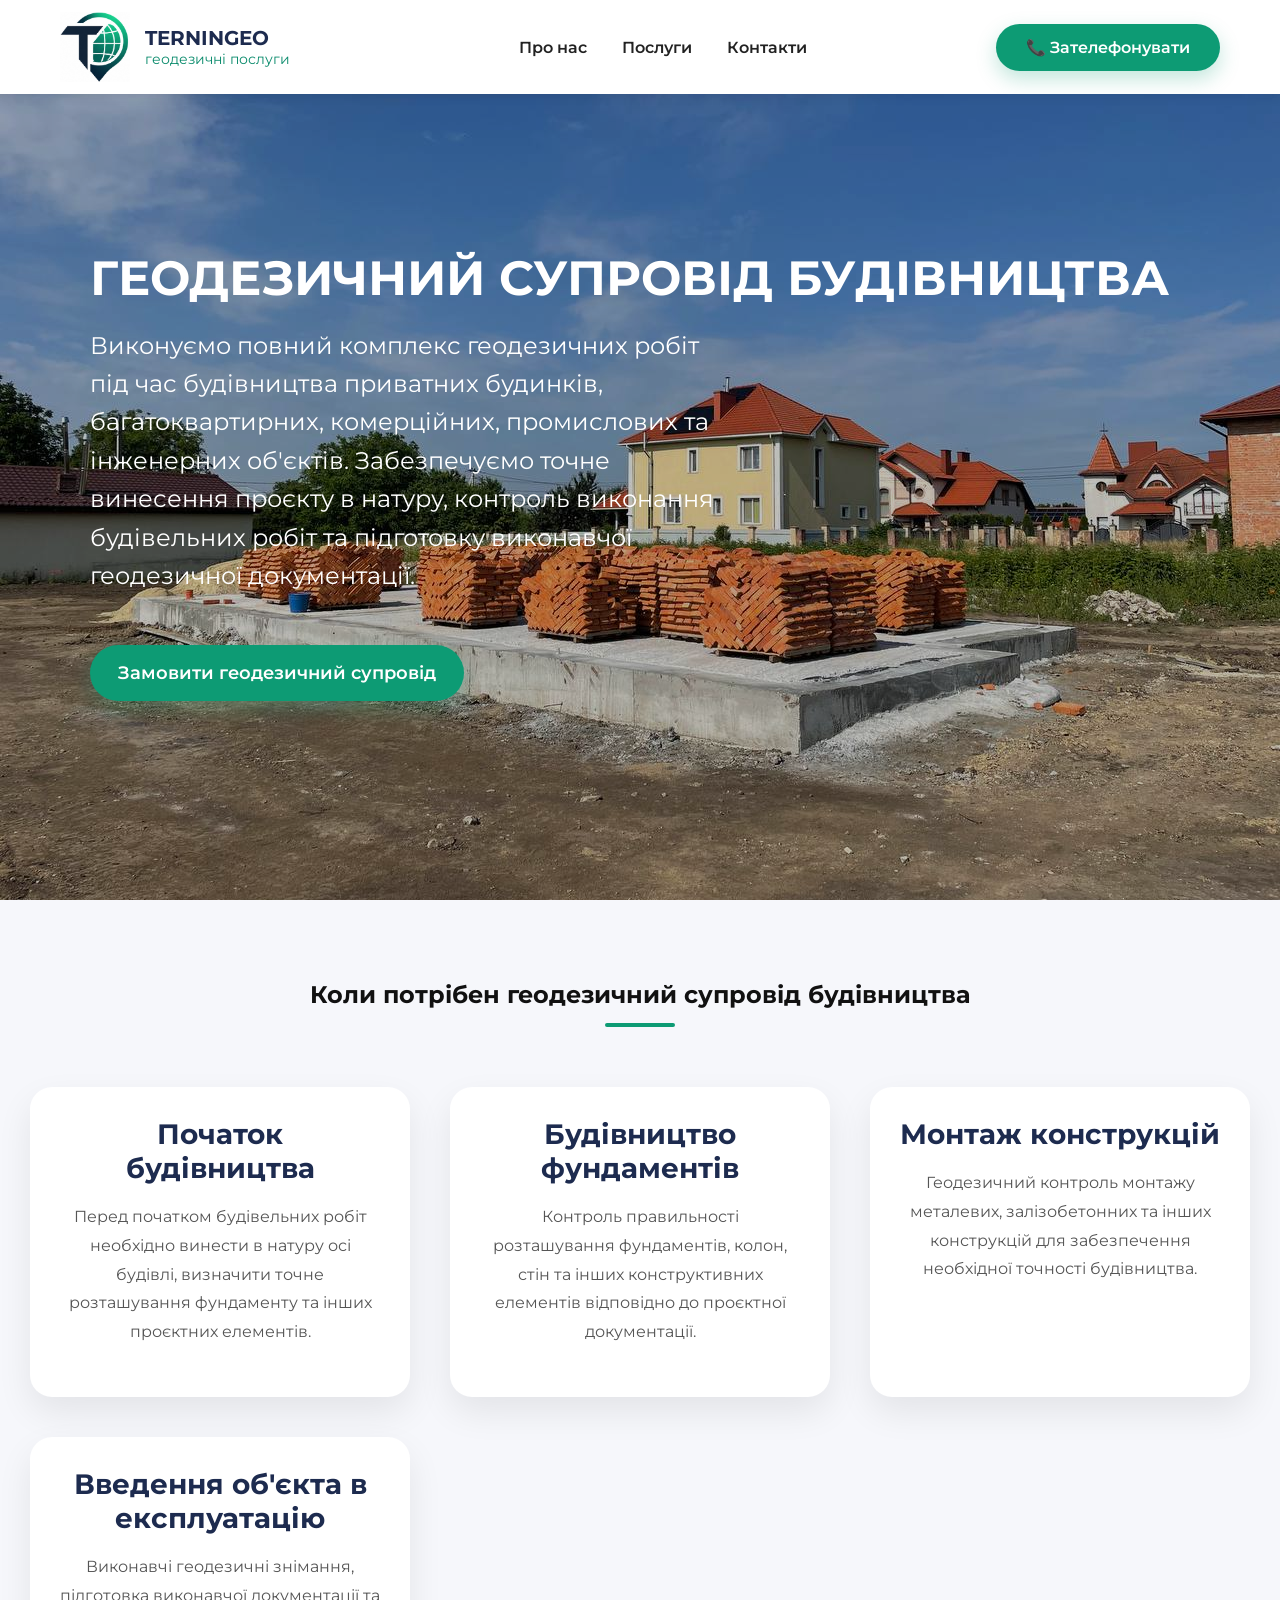
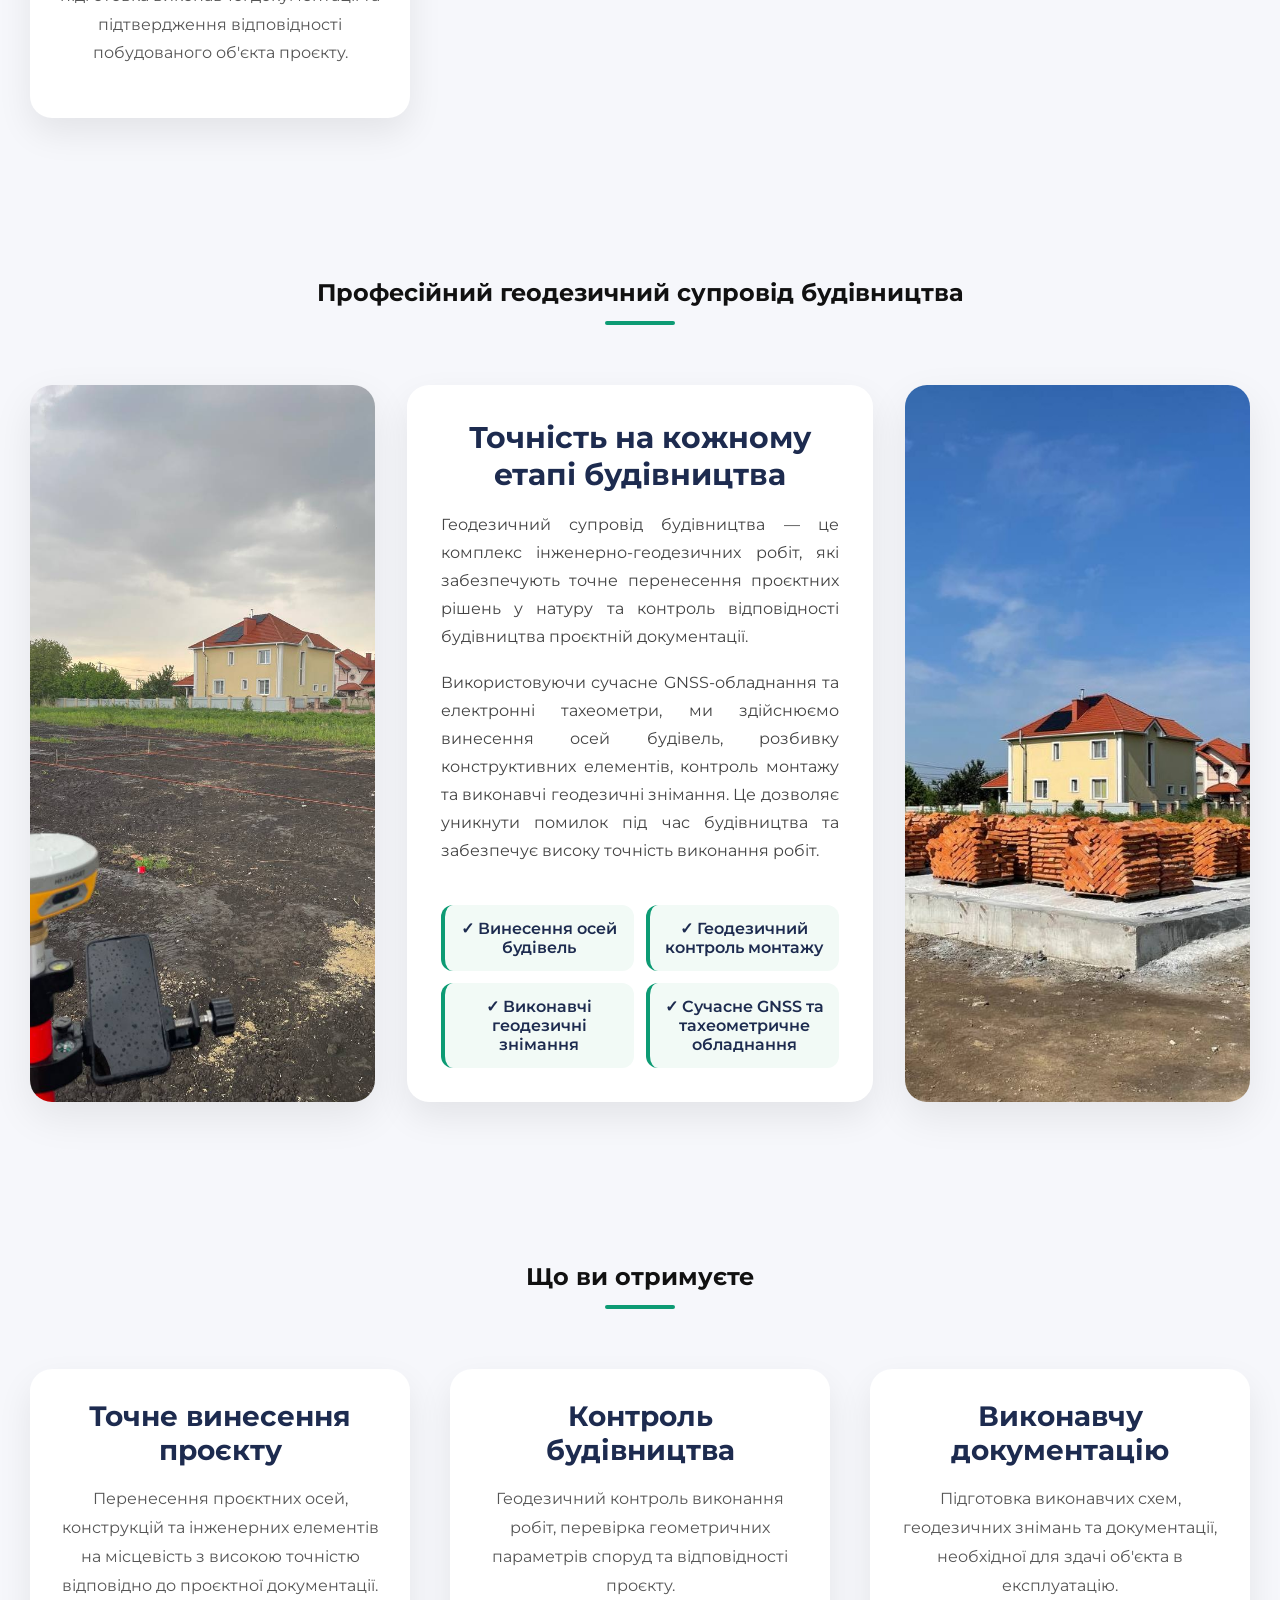
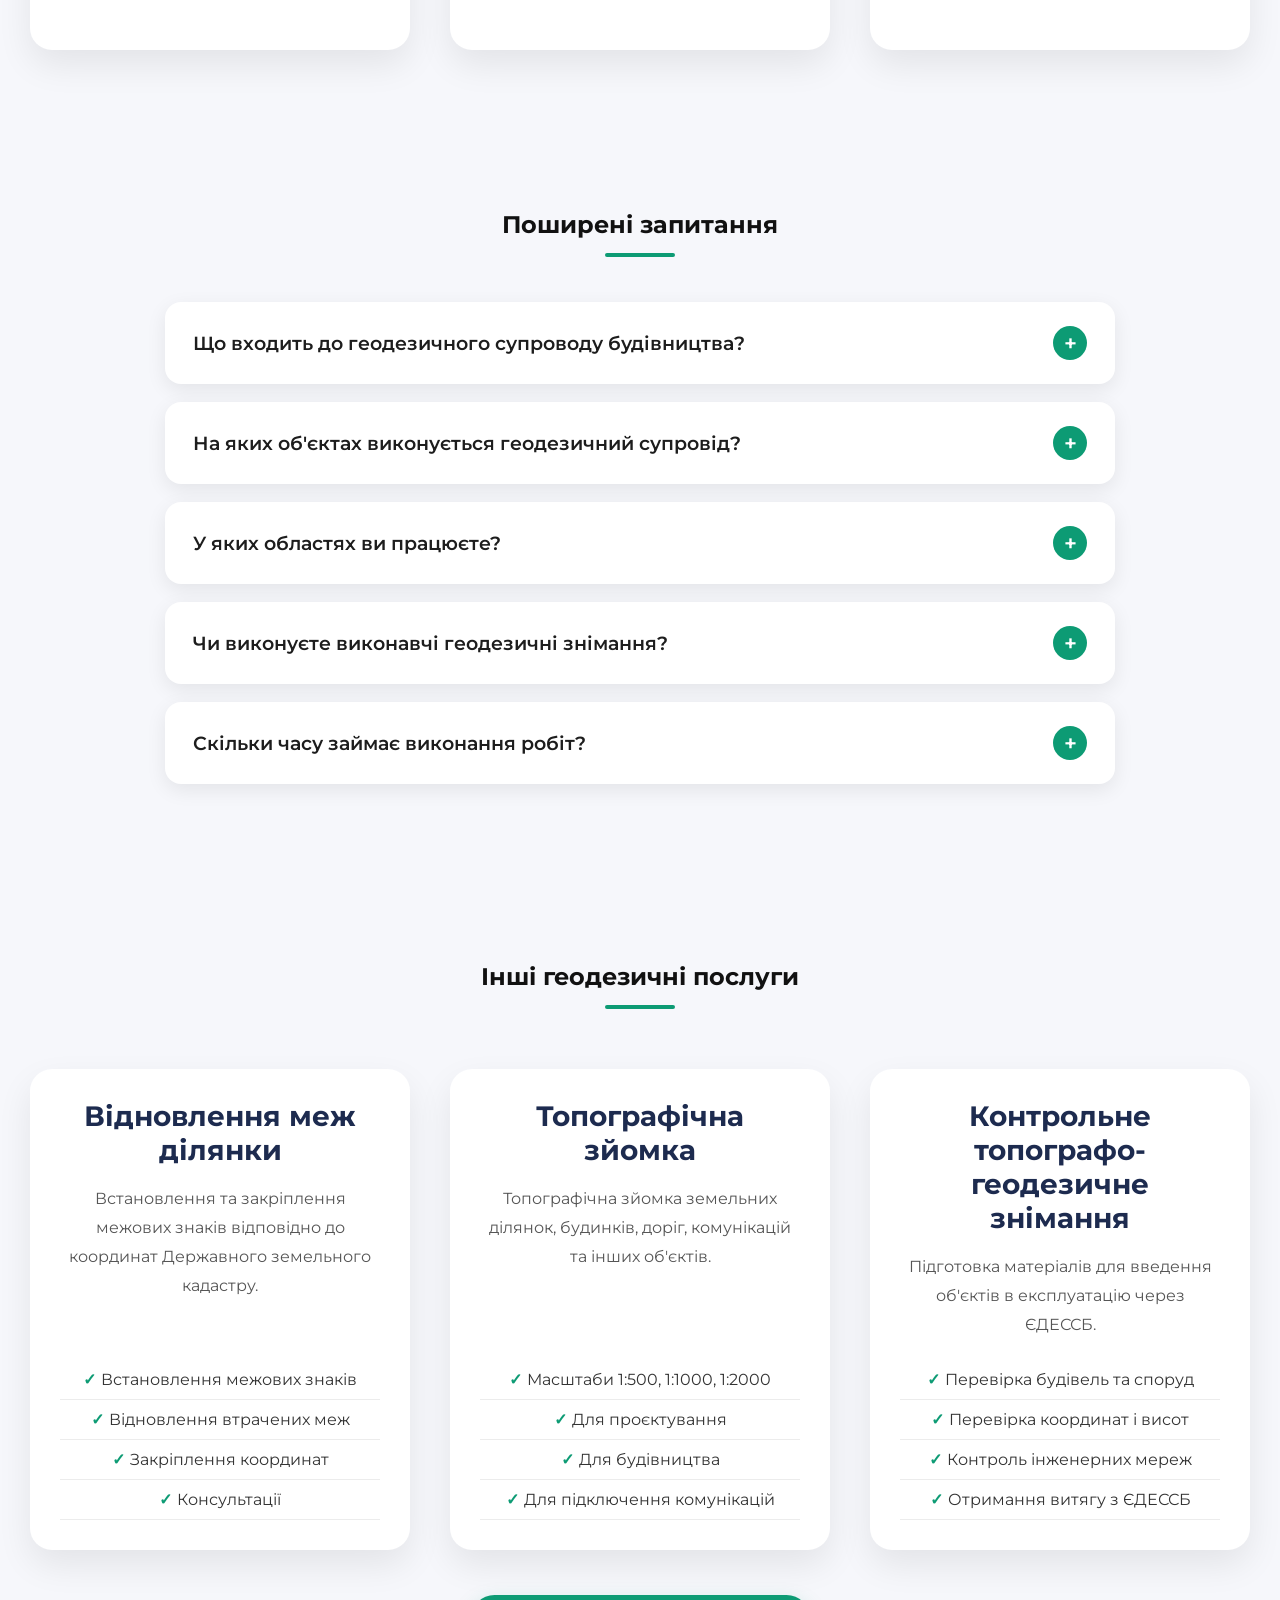
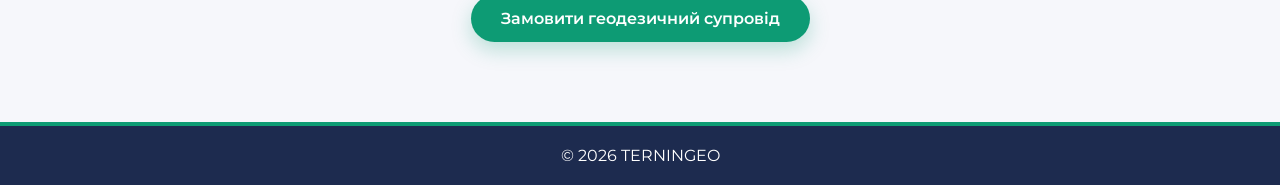
<file: suprovid.html>
<!DOCTYPE html>
<html lang="uk">

<head>

<meta charset="UTF-8">
<meta name="viewport" content="width=device-width, initial-scale=1.0">
<meta name="theme-color" content="#0d9b74">

<title>Будівництво | TERNINGEO</title>

<meta name="description"
content="Геодезичний супровід будівництва у Тернополі та Тернопільській області. Винесення осей, розбивочні роботи, виконавчі зйомки, контроль геометрії будівництва.">

<meta name="keywords"
content="геодезичний супровід будівництва Тернопіль, винесення осей, розбивка осей, виконавча зйомка, геодезист Тернопіль, геодезичні роботи будівництво">

<link rel="canonical" href="https://terningeo.pp.ua/suprovid/">

<link rel="icon" href="/images/favicon-16x16.png">
<link rel="apple-touch-icon" href="/images/apple-touch-icon.png">

<link rel="stylesheet" href="/style.css">

<link rel="stylesheet"
href="https://cdnjs.cloudflare.com/ajax/libs/font-awesome/6.7.2/css/all.min.css">

<link href="https://fonts.googleapis.com/css2?family=Montserrat:wght@300;400;500;600;700&display=swap"
rel="stylesheet">

<meta property="og:type" content="website">

<meta property="og:title"
content="Геодезичний супровід будівництва | TERNINGEO">

<meta property="og:description"
content="Повний комплекс геодезичного супроводу будівництва. Розбивочні роботи, винесення осей, виконавчі зйомки та контроль будівництва.">

<meta property="og:url"
content="https://terningeo.pp.ua/suprovid/">

<meta property="og:image"
content="https://terningeo.pp.ua/images/suprovid.jpg">

<script type="application/ld+json">
{
"@context":"https://schema.org",
"@type":"ProfessionalService",
"name":"TERNINGEO",
"url":"https://terningeo.pp.ua",
"telephone":"+380666199847",
"email":"terningeo@gmail.com",
"image":"https://terningeo.pp.ua/images/suprovid.jpg",
"description":"Геодезичний супровід будівництва та інженерно-геодезичні роботи.",
"serviceType":"Геодезичний супровід будівництва",
"areaServed":[
"Тернопільська область",
"Львівська область",
"Івано-Франківська область",
"Хмельницька область",
"Рівненська область",
"Волинська область",
"Закарпатська область",
"Чернівецька область"
]
}
</script>

</head>

<body>

<header>

    <div class="container">

        <div class="logo">

            <a href="/">

                <img src="/images/logo.png" alt="TERNINGEO">

                <div class="logo-text">

                    <span class="logo-title">
                        TERNINGEO
                    </span>

                    <span class="logo-subtitle">
                        геодезичні послуги
                    </span>

                </div>

            </a>

        </div>

        <button class="menu-toggle">
            ☰
        </button>

        <nav id="main-menu">

            <a href="/#about">Про нас</a>
            <a href="/#services">Послуги</a>
            <a href="/#contact">Контакти</a>

        </nav>

        <a href="tel:+380666199847"
           class="btn desktop-btn">

            📞 Зателефонувати

        </a>

    </div>

</header>

<section class="suprovid">

    <div class="overlay"></div>

    <div class="hero-content">

        <h1>
            ГЕОДЕЗИЧНИЙ СУПРОВІД БУДІВНИЦТВА
        </h1>

        <p>

            Виконуємо повний комплекс геодезичних робіт під час
            будівництва приватних будинків, багатоквартирних,
            комерційних, промислових та інженерних об'єктів.
            Забезпечуємо точне винесення проєкту в натуру,
            контроль виконання будівельних робіт та підготовку
            виконавчої геодезичної документації.

        </p>

        <a href="#" class="btn open-modal">

            Замовити геодезичний супровід

        </a>

    </div>

</section>

<section class="section">

    <div class="container">

        <h2>Коли потрібен геодезичний супровід будівництва</h2>

        <div class="services-grid">

            <article class="service-card">

                <div class="service-content">

                    <h3>Початок будівництва</h3>

                    <p>

                        Перед початком будівельних робіт необхідно
                        винести в натуру осі будівлі, визначити
                        точне розташування фундаменту та інших
                        проєктних елементів.

                    </p>

                </div>

            </article>

            <article class="service-card">

                <div class="service-content">

                    <h3>Будівництво фундаментів</h3>

                    <p>

                        Контроль правильності розташування
                        фундаментів, колон, стін та інших
                        конструктивних елементів відповідно
                        до проєктної документації.

                    </p>

                </div>

            </article>

            <article class="service-card">

                <div class="service-content">

                    <h3>Монтаж конструкцій</h3>

                    <p>

                        Геодезичний контроль монтажу
                        металевих, залізобетонних та інших
                        конструкцій для забезпечення
                        необхідної точності будівництва.

                    </p>

                </div>

            </article>

            <article class="service-card">

                <div class="service-content">

                    <h3>Введення об'єкта в експлуатацію</h3>

                    <p>

                        Виконавчі геодезичні знімання,
                        підготовка виконавчої документації
                        та підтвердження відповідності
                        побудованого об'єкта проєкту.

                    </p>

                </div>

            </article>

        </div>

    </div>

</section>

<section class="section">

    <div class="container">

        <h2>Професійний геодезичний супровід будівництва</h2>

        <div class="about">

            <div class="about-image">

                <img src="/images/suprovid-1.jpg"
                     alt="Геодезичний супровід будівництва">

            </div>

            <div class="about-text">

                <h3>
                    Точність на кожному етапі будівництва
                </h3>

                <p>

                    Геодезичний супровід будівництва — це комплекс
                    інженерно-геодезичних робіт, які забезпечують
                    точне перенесення проєктних рішень у натуру та
                    контроль відповідності будівництва проєктній
                    документації.

                </p>

                <p>

                    Використовуючи сучасне GNSS-обладнання та
                    електронні тахеометри, ми здійснюємо винесення
                    осей будівель, розбивку конструктивних елементів,
                    контроль монтажу та виконавчі геодезичні знімання.
                    Це дозволяє уникнути помилок під час будівництва
                    та забезпечує високу точність виконання робіт.

                </p>

                <div class="about-features">

                    <div>✓ Винесення осей будівель</div>

                    <div>✓ Геодезичний контроль монтажу</div>

                    <div>✓ Виконавчі геодезичні знімання</div>

                    <div>✓ Сучасне GNSS та тахеометричне обладнання</div>

                </div>

            </div>

            <div class="about-image">

                <img src="/images/suprovid-2.jpg"
                     alt="Геодезичні роботи на будівництві">

            </div>

        </div>

    </div>

</section>

<section class="section">

    <div class="container">

        <h2>Що ви отримуєте</h2>

        <div class="services-grid">

            <article class="service-card">

                <div class="service-content">

                    <h3>Точне винесення проєкту</h3>

                    <p>

                        Перенесення проєктних осей, конструкцій та
                        інженерних елементів на місцевість з високою
                        точністю відповідно до проєктної документації.

                    </p>

                </div>

            </article>

            <article class="service-card">

                <div class="service-content">

                    <h3>Контроль будівництва</h3>

                    <p>

                        Геодезичний контроль виконання робіт,
                        перевірка геометричних параметрів споруд
                        та відповідності проєкту.

                    </p>

                </div>

            </article>

            <article class="service-card">

                <div class="service-content">

                    <h3>Виконавчу документацію</h3>

                    <p>

                        Підготовка виконавчих схем, геодезичних
                        знімань та документації, необхідної для
                        здачі об'єкта в експлуатацію.

                    </p>

                </div>

            </article>

        </div>

    </div>

</section>

<section class="section">

    <div class="container">

        <h2>Поширені запитання</h2>

        <div class="faq">

            <div class="faq-item">

                <button class="faq-question">

                    <span>Що входить до геодезичного супроводу будівництва?</span>

                    <span class="faq-icon">+</span>

                </button>

                <div class="faq-answer">

                    <p>

                        Геодезичний супровід включає винесення осей будівлі,
                        розбивочні роботи, контроль геометрії конструкцій,
                        виконавчі геодезичні знімання та підготовку
                        виконавчої документації.

                    </p>

                </div>

            </div>

            <div class="faq-item">

                <button class="faq-question">

                    <span>На яких об'єктах виконується геодезичний супровід?</span>

                    <span class="faq-icon">+</span>

                </button>

                <div class="faq-answer">

                    <p>

                        Виконуємо роботи для приватних житлових будинків,
                        багатоквартирних будинків, промислових,
                        комерційних, виробничих та інженерних об'єктів.

                    </p>

                </div>

            </div>

            <div class="faq-item">

                <button class="faq-question">

                    <span>У яких областях ви працюєте?</span>

                    <span class="faq-icon">+</span>

                </button>

                <div class="faq-answer">

                    <p>

                        Основний регіон роботи — Тернопільська область.
                        Також виконуємо геодезичні роботи у Львівській,
                        Івано-Франківській, Волинській, Рівненській,
                        Хмельницькій, Чернівецькій та Закарпатській областях.

                    </p>

                </div>

            </div>

            <div class="faq-item">

                <button class="faq-question">

                    <span>Чи виконуєте виконавчі геодезичні знімання?</span>

                    <span class="faq-icon">+</span>

                </button>

                <div class="faq-answer">

                    <p>

                        Так. Після завершення окремих етапів або всього
                        будівництва виконуємо виконавчі геодезичні
                        знімання та оформлюємо необхідну документацію.

                    </p>

                </div>

            </div>

            <div class="faq-item">

                <button class="faq-question">

                    <span>Скільки часу займає виконання робіт?</span>

                    <span class="faq-icon">+</span>

                </button>

                <div class="faq-answer">

                    <p>

                        Терміни залежать від складності об'єкта та етапу
                        будівництва. Більшість геодезичних робіт виконуємо
                        максимально оперативно після погодження деталей.

                    </p>

                </div>

            </div>

        </div>

    </div>

</section>

<section class="section">
    <div class="container">

        <h2>Інші геодезичні послуги</h2>

        <div class="services-grid">
            
            <article class="service-card" onclick="location.href='/vynos';" style="cursor:pointer;">

                <div class="service-content">

                    <h3>Відновлення меж ділянки</h3>

                    <p>
                        Встановлення та закріплення межових знаків 
                        відповідно до координат Державного земельного кадастру.
                    </p>

                    <ul>
                        <li>Встановлення межових знаків</li>
                        <li>Відновлення втрачених меж</li>
                        <li>Закріплення координат</li>
                        <li>Консультації</li>
                    </ul>

                </div>

            </article>

            <article class="service-card" onclick="location.href='/topo';" style="cursor:pointer;">

                <div class="service-content">

                    <h3>Топографічна зйомка</h3>

                    <p>
                        Топографічна зйомка земельних ділянок, будинків, доріг, комунікацій та інших об'єктів.
                    </p>

                    <ul>
                        <li>Масштаби 1:500, 1:1000, 1:2000</li>
                        <li>Для проєктування</li>
                        <li>Для будівництва</li>
                        <li>Для підключення комунікацій</li>
                    </ul>

                </div>

            </article>

            <article class="service-card" onclick="location.href='/kgz';" style="cursor:pointer;">

                <div class="service-content">

                    <h3>Контрольне топографо-геодезичне знімання</h3>

                    <p>
                    Підготовка матеріалів для введення 
                    об'єктів в експлуатацію через ЄДЕССБ.
                    </p>

                    <ul>
                    <li>Перевірка будівель та споруд</li>
                    <li>Перевірка координат і висот</li>
                    <li>Контроль інженерних мереж</li>
                    <li>Отримання витягу з ЄДЕССБ</li>
                    </ul>

                </div>
                
            </article>

        </div>

        <div class="services-dots">
            <span class="dot active"></span>
            <span class="dot"></span>
            <span class="dot"></span>
        </div>

        <div style="text-align:center;margin-top:45px;">
            
            <a href="#" class="btn open-modal">
                Замовити геодезичний супровід
            </a>
        </div>

    </div>
</section>

<footer>

    <p>© 2026 TERNINGEO</p>

</footer>

<button id="topBtn">↑</button>

<a href="tel:+380666199847" id="callBtn" aria-label="Зателефонувати">
    📞
</a>

<div id="orderModal" class="modal">

    <div class="modal-content">

        <button class="close-modal">&times;</button>

        <h2>Замовити геодезичний супровід</h2>

        <form id="orderForm">

            <input
                type="text"
                placeholder="Ваше ім'я"
                required
                minlength="2">

            <input
                type="tel"
                placeholder="+380671234567"
                required
                pattern="^(\+380|380|0)\d{9}$">

            <textarea
                placeholder="Опишіть, що потрібно виконати"
                required
                minlength="5"></textarea>

            <button type="submit" class="btn">

                Надіслати заявку

            </button>

        </form>

    </div>

</div>

<div id="mapModal" class="modal">

    <div class="modal-content modal-map">

        <button class="close-map">&times;</button>

        <div class="map-header">

            <h2>Регіон виконання робіт</h2>

            <p>

                Виконуємо геодезичні роботи на території західної України.

            </p>

        </div>

        <img src="/images/work-area-map.png" alt="Регіон виконання робіт">

        <div class="map-footer">

            <p>

                Працюємо у Волинській, Рівненській, Львівській,
                Тернопільській, Хмельницькій, Івано-Франківській,
                Закарпатській та Чернівецькій областях.

            </p>

        </div>

    </div>

</div>

<script src="/script.js"></script>
</file>
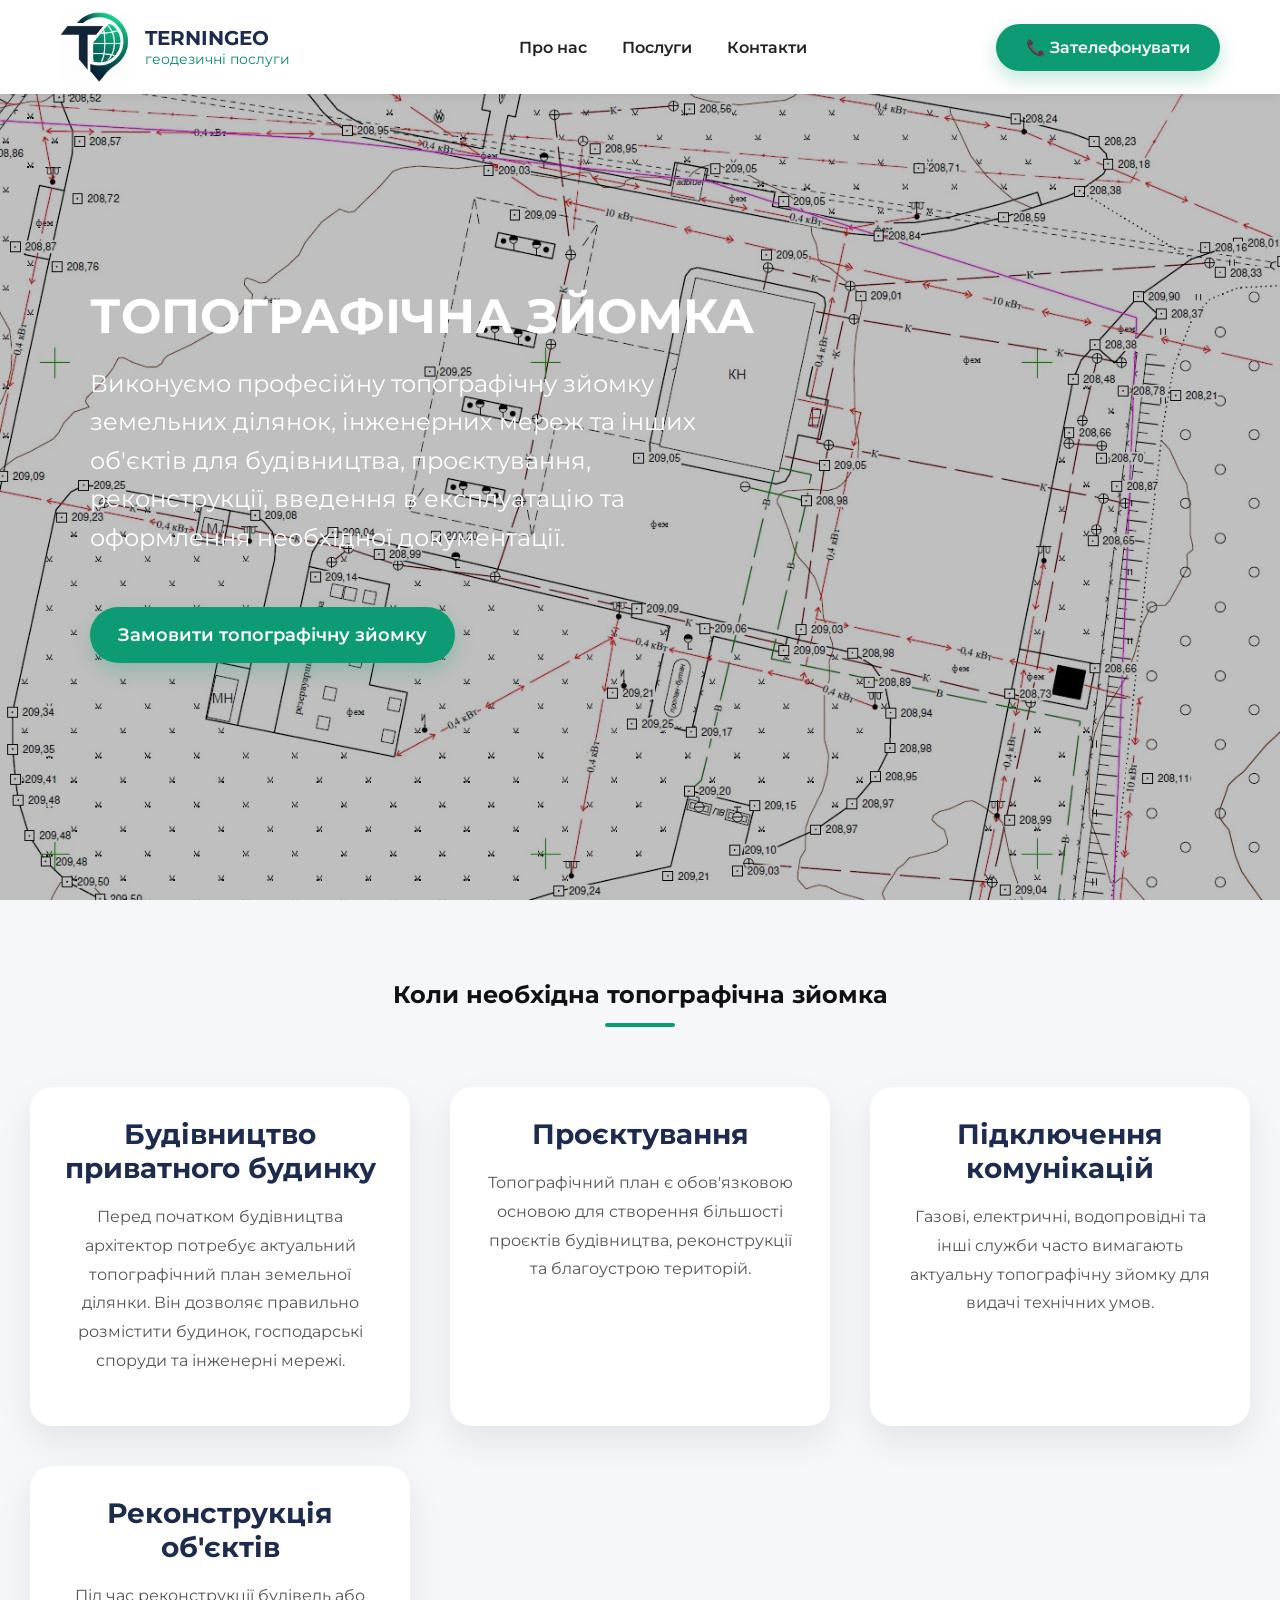
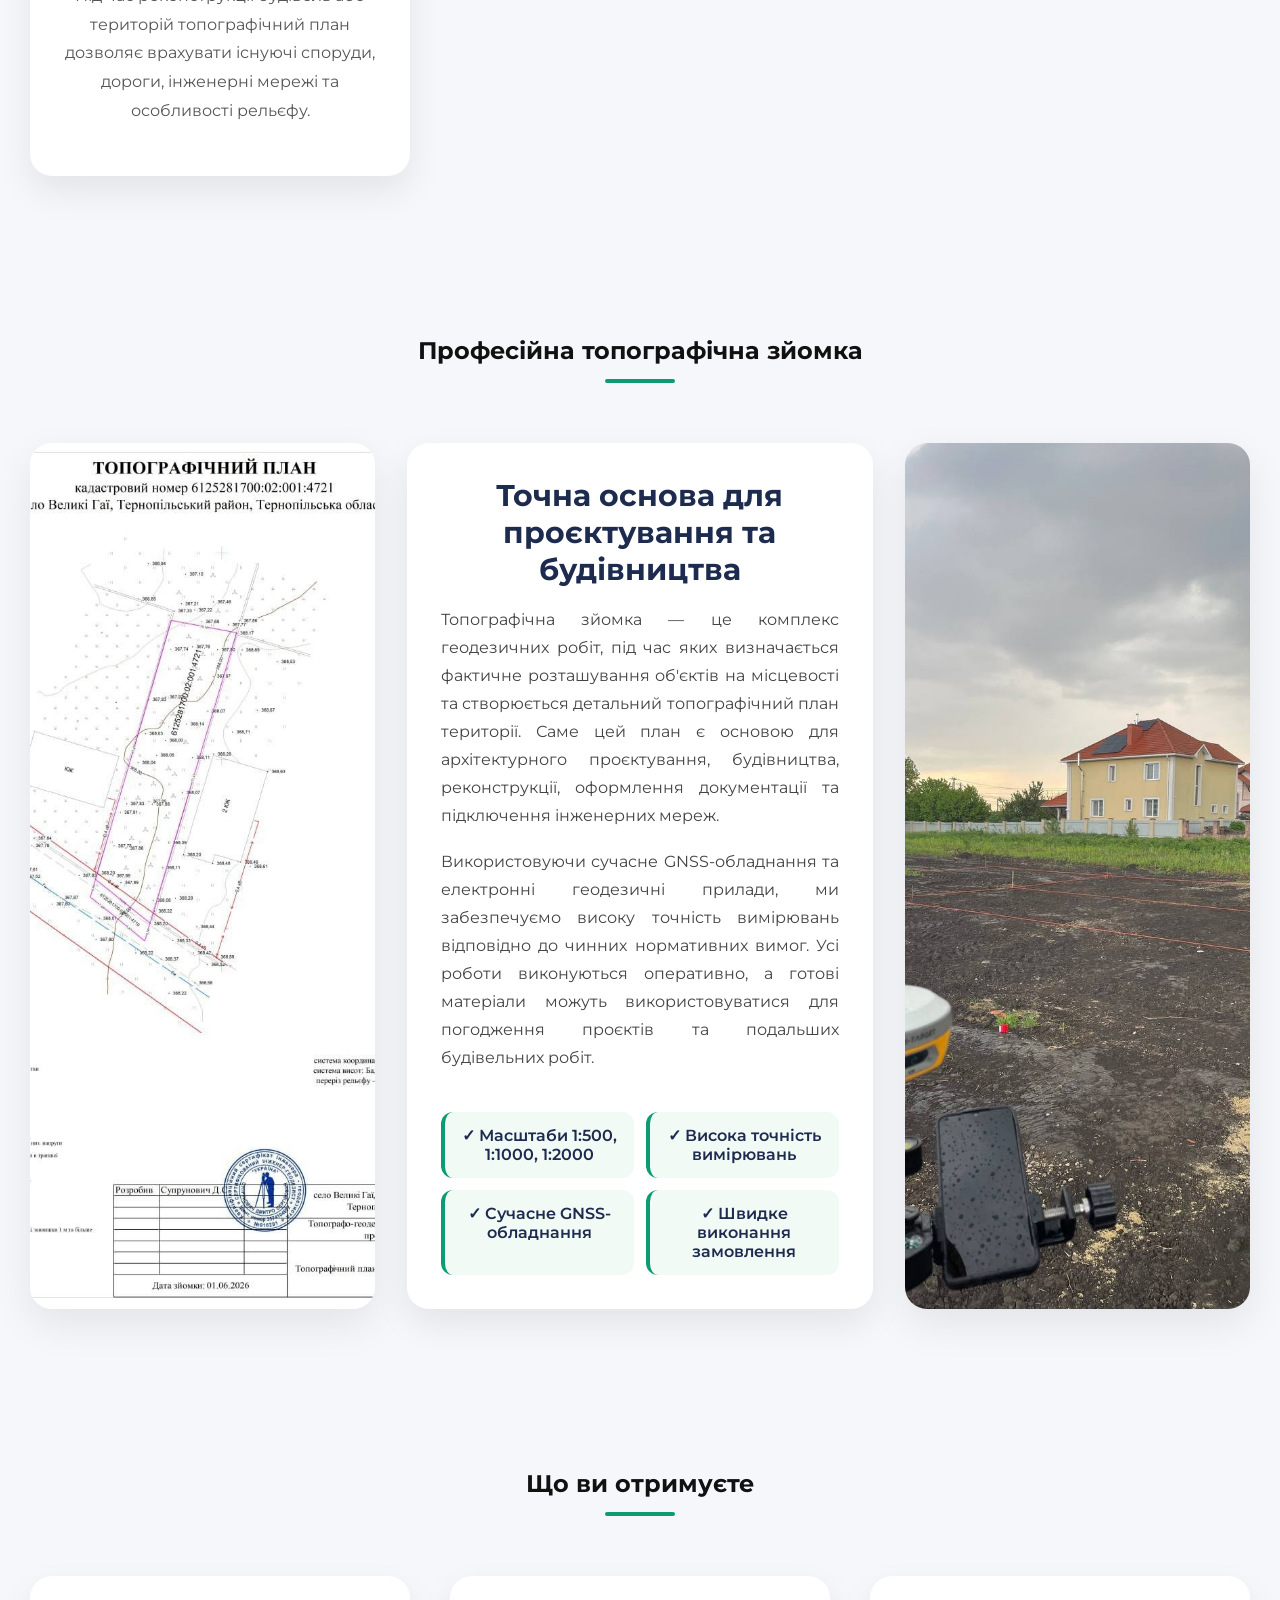
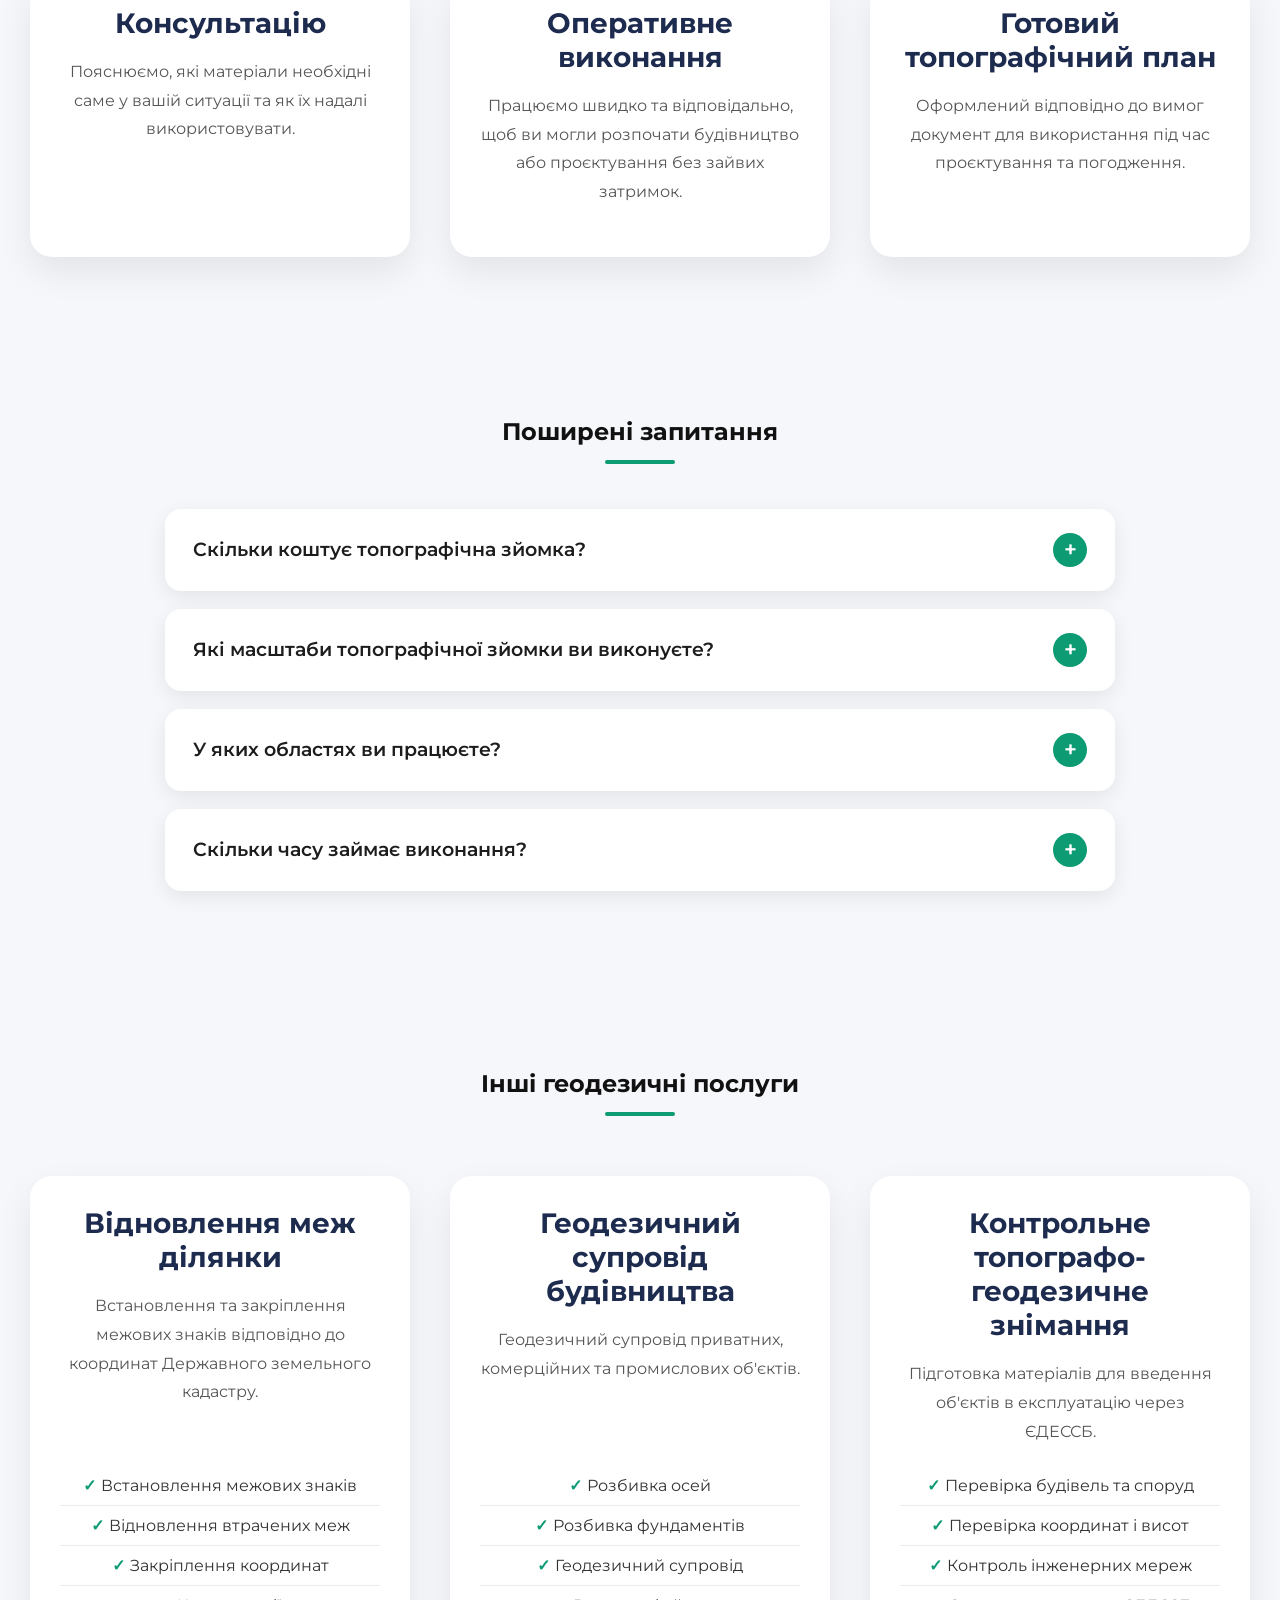
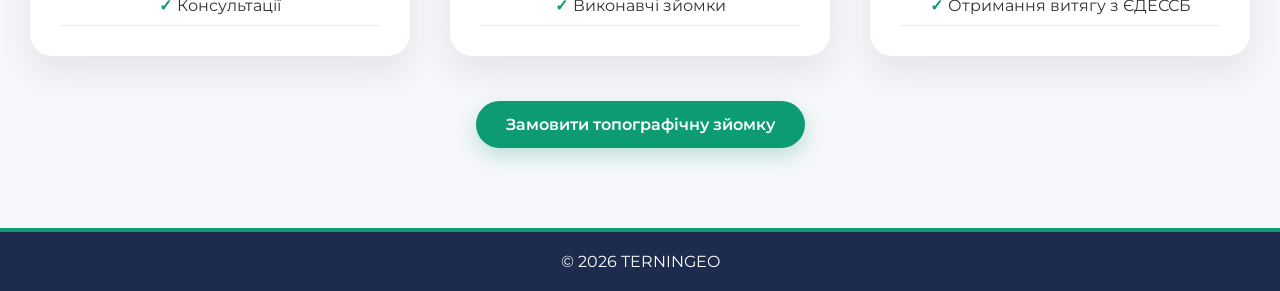
<file: topo.html>
<!DOCTYPE html>
<html lang="uk">

<head>

<meta charset="UTF-8">
<meta name="viewport" content="width=device-width, initial-scale=1.0">
<meta name="theme-color" content="#0d9b74">

<title>Топозйомка | TERNINGEO</title>

<meta name="description" content="Професійна топографічна зйомка земельних ділянок, інженерних мереж та територій. Масштаби 1:500, 1:1000, 1:2000. Працюємо у Тернополі та Західній Україні.">

<meta name="keywords" content="топографічна зйомка Тернопіль, топозйомка Тернопіль, геодезист Тернопіль, геодезія Тернопіль, топографічний план, топографічна зйомка земельної ділянки, топографічна зйомка для будівництва">

<link rel="canonical" href="https://terningeo.pp.ua/topo/">

<link rel="icon" href="/images/favicon-16x16.png">

<link rel="apple-touch-icon" href="/images/apple-touch-icon.png">

<link rel="stylesheet" href="/style.css">

<link rel="stylesheet"
href="https://cdnjs.cloudflare.com/ajax/libs/font-awesome/6.7.2/css/all.min.css">

<link href="https://fonts.googleapis.com/css2?family=Montserrat:wght@300;400;500;600;700&display=swap"
rel="stylesheet">

<meta property="og:type" content="website">

<meta property="og:title"
content="Топозйомка | TERNINGEO">

<meta property="og:description"
content="Топографічна зйомка земельних ділянок, будівель, доріг та інженерних мереж.">

<meta property="og:url"
content="https://terningeo.pp.ua/topo/">

<meta property="og:image"
content="https://terningeo.pp.ua/images/topoplan.jpg">

<script type="application/ld+json">
{
"@context":"https://schema.org",
"@type":"ProfessionalService",
"name":"TERNINGEO",
"url":"https://terningeo.pp.ua",
"telephone":"+380666199847",
"email":"terningeo@gmail.com",
"image":"https://terningeo.pp.ua/images/topoplan.jpg",
"description":"Професійна топографічна зйомка земельних ділянок та геодезичні роботи.",
"serviceType":"Топографічна зйомка",
"areaServed":[
"Тернопільська область",
"Львівська область",
"Івано-Франківська область",
"Хмельницька область",
"Рівненська область",
"Волинська область",
"Закарпатська область",
"Чернівецька область"
]
}
</script>

</head>

<body>

<header>

<div class="container">

<div class="logo">

<a href="/">

<img src="/images/logo.png" alt="TERNINGEO">

<div class="logo-text">

<span class="logo-title">
TERNINGEO
</span>

<span class="logo-subtitle">
геодезичні послуги
</span>

</div>

</a>

</div>

<button class="menu-toggle">
☰
</button>

<nav id="main-menu">

<a href="/#about">Про нас</a>

<a href="/#services">Послуги</a>

<a href="/#contact">Контакти</a>

</nav>

<a href="tel:+380666199847"
class="btn desktop-btn">

📞 Зателефонувати

</a>

</div>

</header>

<section class="topoplan">

<div class="overlay"></div>

<div class="hero-content">
<h1>ТОПОГРАФІЧНА ЗЙОМКА</h1>
<p>Виконуємо професійну топографічну зйомку земельних ділянок, інженерних мереж 
та інших об'єктів для будівництва, проєктування, реконструкції, 
введення в експлуатацію та оформлення необхідної документації.</p>
<a href="#" class="btn open-modal">Замовити топографічну зйомку</a>
</div>

</section>

<section class="section">

    <div class="container">

        <h2>Коли необхідна топографічна зйомка</h2>

        <div class="services-grid">

            <article class="service-card">

                <div class="service-content">

                    <h3>Будівництво приватного будинку</h3>

                    <p>

                        Перед початком будівництва архітектор потребує актуальний
                        топографічний план земельної ділянки. Він дозволяє правильно
                        розмістити будинок, господарські споруди та інженерні мережі.

                    </p>

                </div>

            </article>

            <article class="service-card">

                <div class="service-content">

                    <h3>Проєктування</h3>

                    <p>

                        Топографічний план є обов'язковою основою для створення
                        більшості проєктів будівництва, реконструкції та
                        благоустрою територій.

                    </p>

                </div>

            </article>

            <article class="service-card">

                <div class="service-content">

                    <h3>Підключення комунікацій</h3>

                    <p>

                        Газові, електричні, водопровідні та інші служби часто
                        вимагають актуальну топографічну зйомку для видачі
                        технічних умов.

                    </p>

                </div>

            </article>

            <article class="service-card">

                <div class="service-content">

                    <h3>Реконструкція об'єктів</h3>

                    <p>

                        Під час реконструкції будівель або територій топографічний
                        план дозволяє врахувати існуючі споруди, дороги,
                        інженерні мережі та особливості рельєфу.

                    </p>

                </div>

            </article>

        </div>

    <div class="services-dots">
    <span class="dot active"></span>
    <span class="dot"></span>
    <span class="dot"></span>
    <span class="dot"></span>
    
    </div>

    </div>

</section>

<section class="section">

<div class="container">

<h2>Професійна топографічна зйомка</h2>

<div class="about">

<div class="about-image">
<img src="/images/topography.jpg"
alt="Топографічна зйомка земельної ділянки">
</div>

<div class="about-text">

<h3>Точна основа для проєктування та будівництва</h3>

<p>

Топографічна зйомка — це комплекс геодезичних робіт, під час яких
визначається фактичне розташування об'єктів на місцевості та створюється
детальний топографічний план території. Саме цей план є основою для
архітектурного проєктування, будівництва, реконструкції, оформлення
документації та підключення інженерних мереж.

</p>

<p>

Використовуючи сучасне GNSS-обладнання та електронні геодезичні прилади,
ми забезпечуємо високу точність вимірювань відповідно до чинних
нормативних вимог. Усі роботи виконуються оперативно, а готові матеріали
можуть використовуватися для погодження проєктів та подальших будівельних
робіт.

</p>

<div class="about-features">

<div>✓ Масштаби 1:500, 1:1000, 1:2000</div>

<div>✓ Висока точність вимірювань</div>

<div>✓ Сучасне GNSS-обладнання</div>

<div>✓ Швидке виконання замовлення</div>

</div>

</div>

<div class="about-image">

<img src="/images/construction.jpg"
alt="Геодезичні роботи">

</div>

</div>

</div>

</section>

<section class="section">

<div class="container">

<h2>Що ви отримуєте</h2>

<div class="services-grid">

<article class="service-card">

<div class="service-content">

<h3>Консультацію</h3>

<p>

Пояснюємо, які матеріали необхідні саме у вашій ситуації та як їх
надалі використовувати.

</p>

</div>

</article>

<article class="service-card">

<div class="service-content">

<h3>Оперативне виконання</h3>

<p>

Працюємо швидко та відповідально, щоб ви могли розпочати будівництво або
проєктування без зайвих затримок.

</p>

</div>

</article>

<article class="service-card">

<div class="service-content">

<h3>Готовий топографічний план</h3>

<p>

Оформлений відповідно до вимог документ для використання під час
проєктування та погодження.

</p>

</div>

</article>

</div>

    <div class="services-dots">
    <span class="dot active"></span>
    <span class="dot"></span>
    <span class="dot"></span>
    
    </div>

</div>

</section>

<section class="section">

    <div class="container">

        <h2>Поширені запитання</h2>

        <div class="faq">

            <div class="faq-item">

                <button class="faq-question">

                    <span>Скільки коштує топографічна зйомка?</span>

                    <span class="faq-icon">+</span>

                </button>

                <div class="faq-answer">

                    <p>

                        Вартість залежить від площі ділянки, складності рельєфу,
                        наявності забудови та необхідного масштабу плану.
                        Для розрахунку достатньо зателефонувати або залишити заявку.

                    </p>

                </div>

            </div>

            <div class="faq-item">

                <button class="faq-question">

                    <span>Які масштаби топографічної зйомки ви виконуєте?</span>

                    <span class="faq-icon">+</span>

                </button>

                <div class="faq-answer">

                    <p>

                        Найчастіше виконуємо топографічну зйомку масштабу
                        1:500, 1:1000 та 1:2000 відповідно до вимог замовника.

                    </p>

                </div>

            </div>

            <div class="faq-item">

                <button class="faq-question">

                    <span>У яких областях ви працюєте?</span>

                    <span class="faq-icon">+</span>

                </button>

                <div class="faq-answer">

                    <p>

                        Основний регіон роботи — Тернопільська область.
                        Також виконуємо геодезичні роботи у Львівській,
                        Івано-Франківській, Волинській, Рівненській,
                        Хмельницькій, Чернівецькій та Закарпатській областях.

                    </p>

                </div>

            </div>

            <div class="faq-item">

                <button class="faq-question">

                    <span>Скільки часу займає виконання?</span>

                    <span class="faq-icon">+</span>

                </button>

                <div class="faq-answer">

                    <p>

                        Термін залежить від площі ділянки та складності робіт,
                        але більшість замовлень виконується максимально оперативно.

                    </p>

                </div>

            </div>

        </div>

    </div>

</section>



<section class="section">

<div class="container">

<h2>Інші геодезичні послуги</h2>

        <div class="services-grid">

            <article class="service-card" onclick="location.href='/vynos';" style="cursor:pointer;">

                <div class="service-content">

                    <h3>Відновлення меж ділянки</h3>

                    <p>
                        Встановлення та закріплення межових знаків 
                        відповідно до координат Державного земельного кадастру.
                    </p>

                    <ul>
                        <li>Встановлення межових знаків</li>
                        <li>Відновлення втрачених меж</li>
                        <li>Закріплення координат</li>
                        <li>Консультації</li>
                    </ul>

                </div>

            </article>

            <article class="service-card" onclick="location.href='/suprovid';" style="cursor:pointer;">

                <div class="service-content">

                    <h3>Геодезичний супровід будівництва</h3>

                    <p>
                        Геодезичний супровід приватних,
                        комерційних та промислових об'єктів.
                    </p>

                    <ul>
                        <li>Розбивка осей</li>
                        <li>Розбивка фундаментів</li>
                        <li>Геодезичний супровід</li>
                        <li>Виконавчі зйомки</li>
                    </ul>

                </div>

            </article>

            <article class="service-card" onclick="location.href='/kgz';" style="cursor:pointer;">

                <div class="service-content">

                    <h3>Контрольне топографо-геодезичне знімання</h3>

                    <p>
                    Підготовка матеріалів для введення 
                    об'єктів в експлуатацію через ЄДЕССБ.
                    </p>

                    <ul>
                    <li>Перевірка будівель та споруд</li>
                    <li>Перевірка координат і висот</li>
                    <li>Контроль інженерних мереж</li>
                    <li>Отримання витягу з ЄДЕССБ</li>
                    </ul>

                </div>
                
            </article>

        </div>

        <div class="services-dots">
            <span class="dot active"></span>
            <span class="dot"></span>
            <span class="dot"></span>
        </div>

    <div style="text-align:center;margin-top:45px;">

        <a href="#" class="btn open-modal">
             Замовити топографічну зйомку
        </a>

    </div>

    </div>

</section> 

<footer>
<p>© 2026 TERNINGEO</p>
</footer>

<button id="topBtn">↑</button>

<a href="tel:+380666199847" id="callBtn" aria-label="Зателефонувати">
    📞
</a>

<div id="orderModal" class="modal">

        <div class="modal-content">

        <button class="close-modal">&times;</button>

        <h2>Замовити топографічну зйомку</h2>

        <form id="orderForm">

        <input
        type="text"
        placeholder="Ваше ім'я"
        required
        minlength="2">

        <input
        type="tel"
        placeholder="+380671234567"
        required
        pattern="^(\+380|380|0)\d{9}$">

        <textarea
        placeholder="Опишіть, що потрібно виконати"
        required
        minlength="5"></textarea>

        <button type="submit" class="btn">
        Надіслати заявку
        </button>

        </form>

    </div>

</div>


<script src="/script.js"></script>

<script type="application/ld+json">

{

"@context":"https://schema.org",

"@type":"FAQPage",

"mainEntity":[

{

"@type":"Question",

"name":"Для чого потрібна топографічна зйомка?",

"acceptedAnswer":{

"@type":"Answer",

"text":"Топографічна зйомка використовується для проєктування, будівництва, реконструкції та підключення інженерних мереж."

}

},

{

"@type":"Question",

"name":"Які масштаби виконуються?",

"acceptedAnswer":{

"@type":"Answer",

"text":"Найчастіше виконуються масштаби 1:500, 1:1000 та 1:2000."

}

},

{

"@type":"Question",

"name":"У яких областях ви працюєте?",

"acceptedAnswer":{

"@type":"Answer",

"text":"Тернопільська, Львівська, Івано-Франківська, Волинська, Рівненська, Закарпатська, Чернівецька та Хмельницька області."

}

}

]

}

</script>

</body>

</html>
</file>
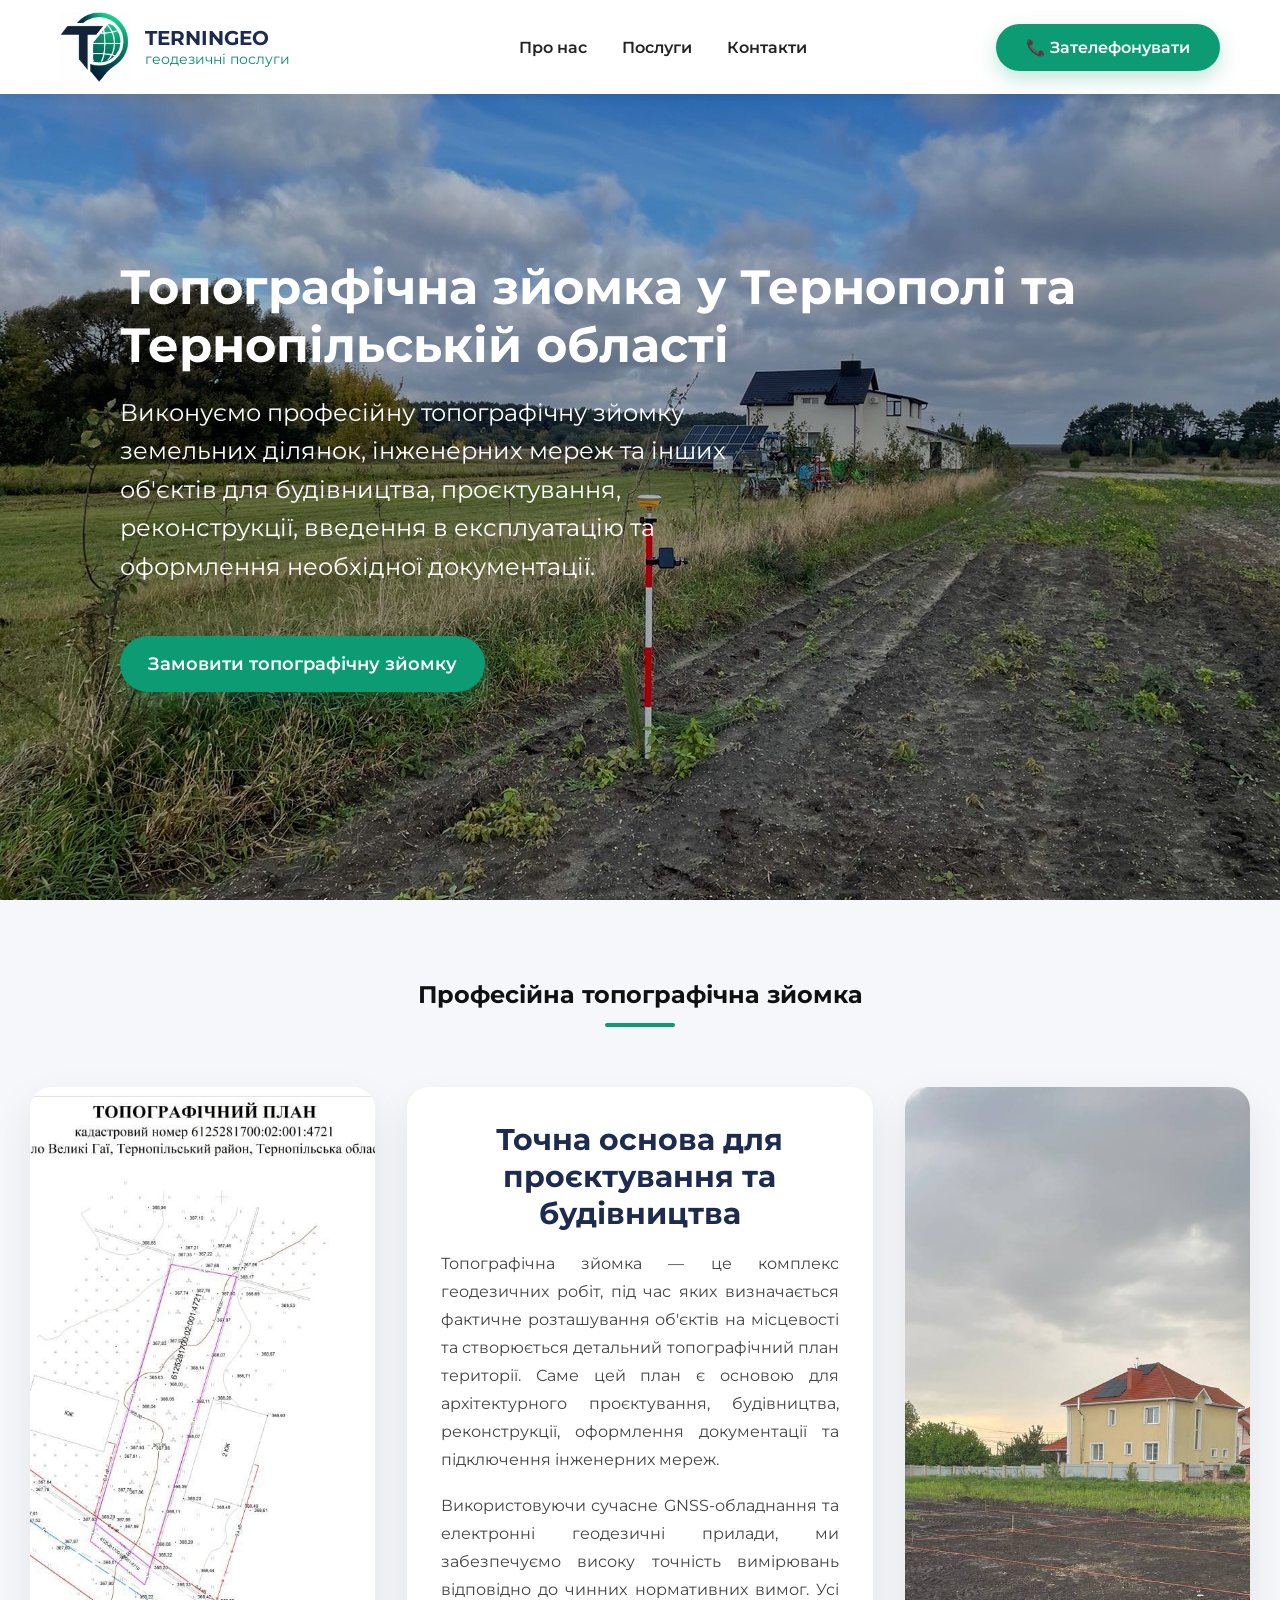
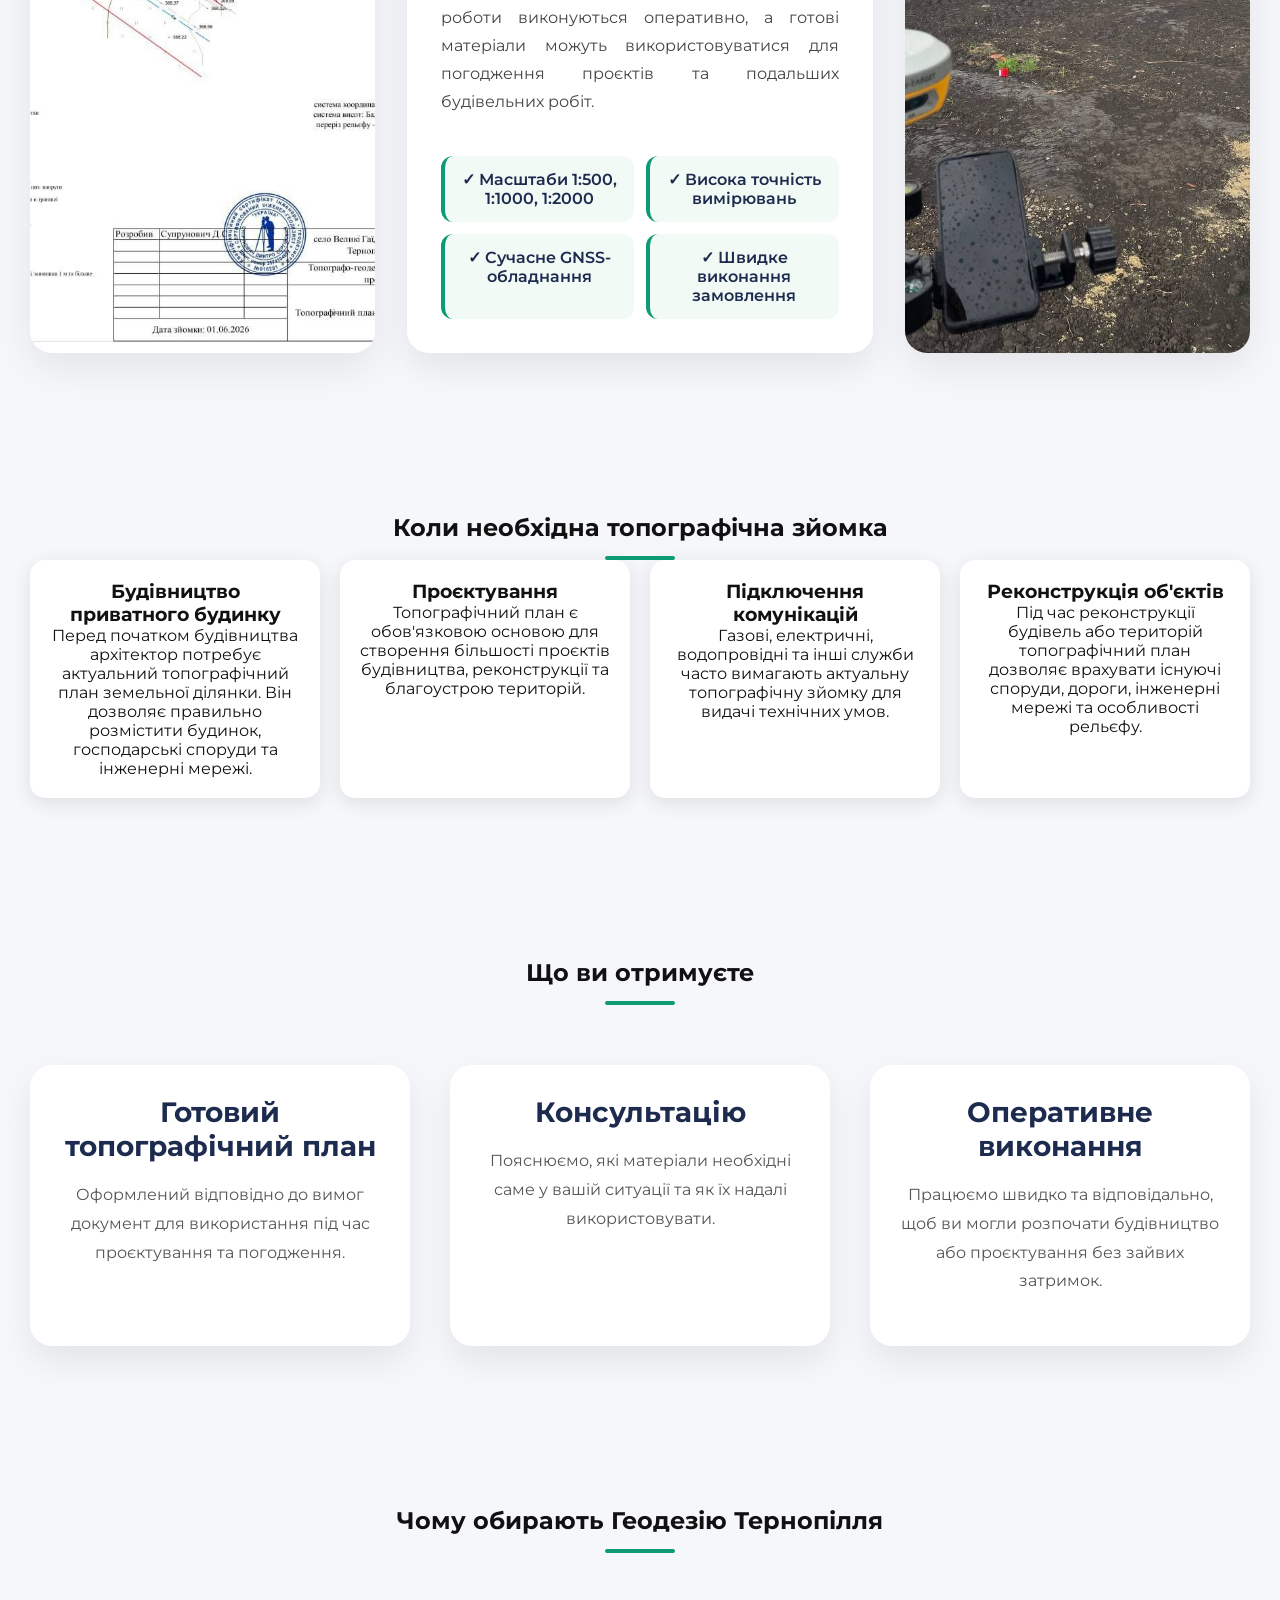
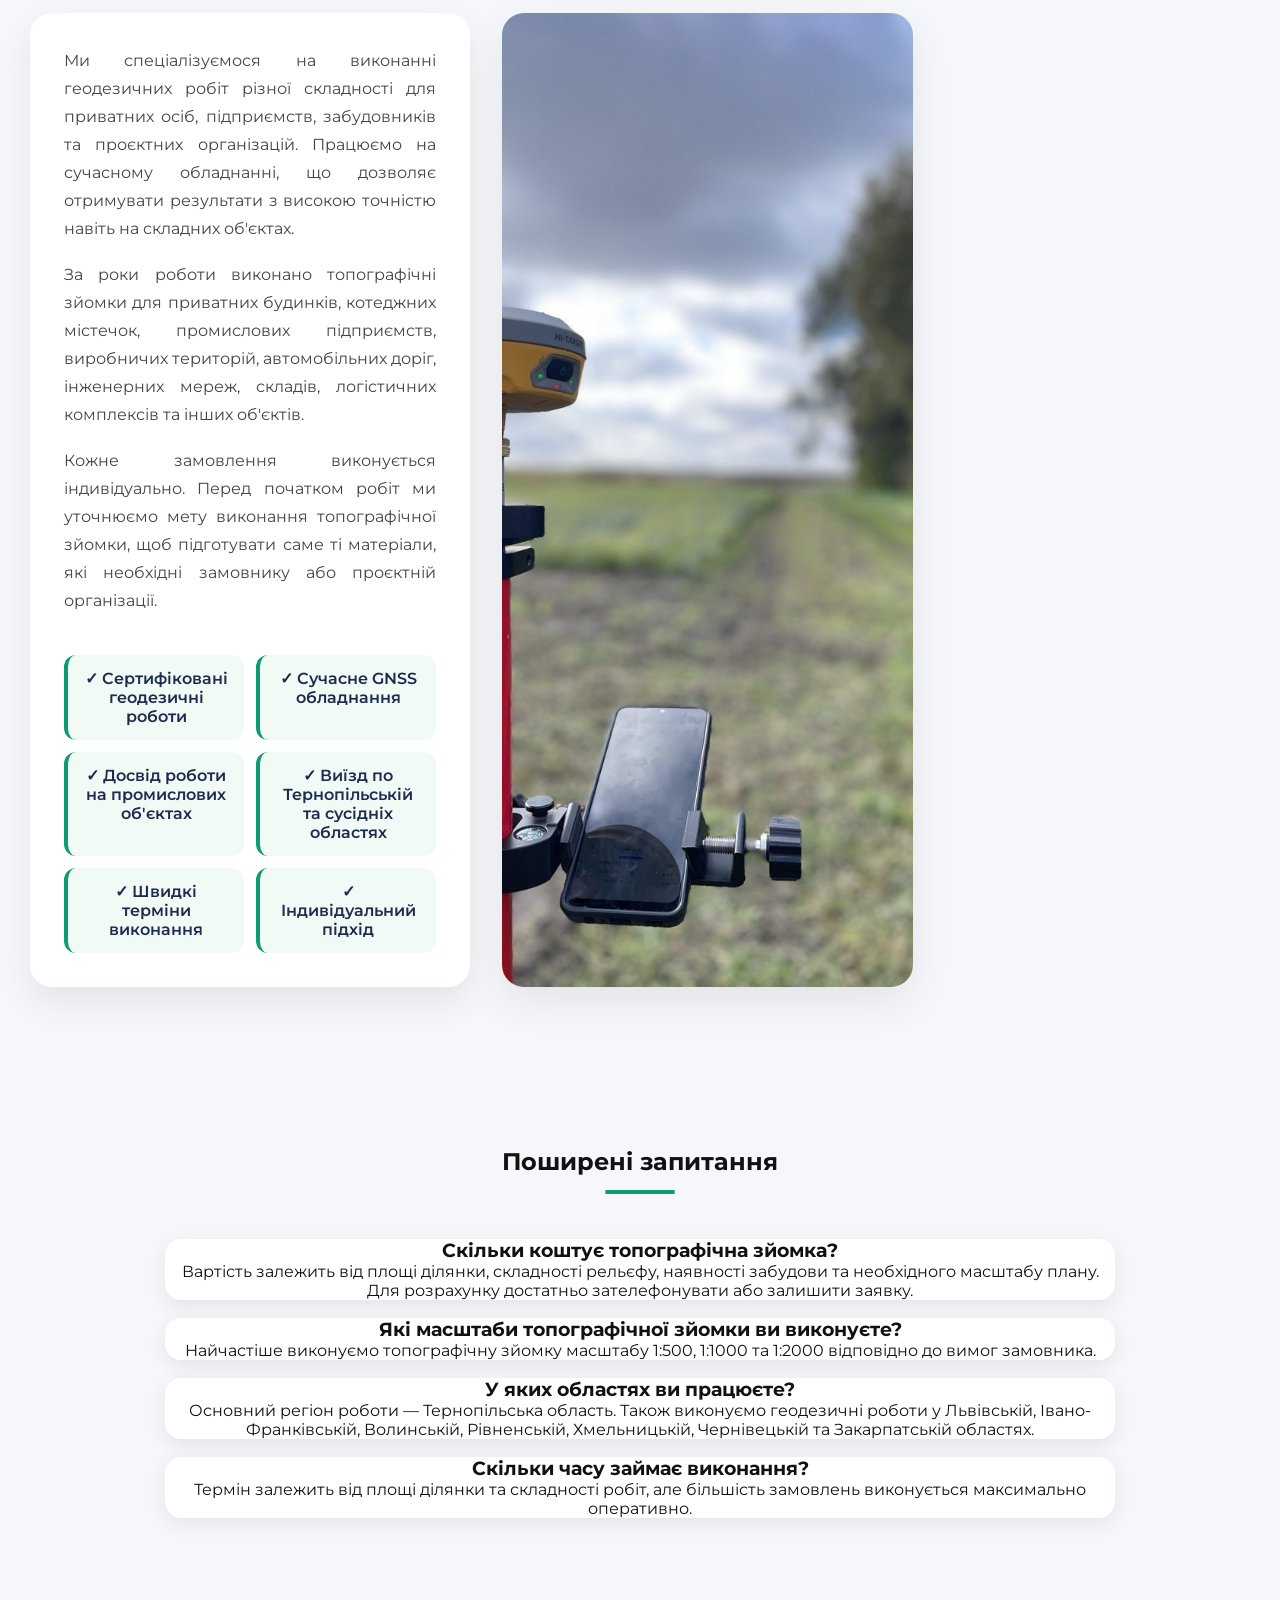
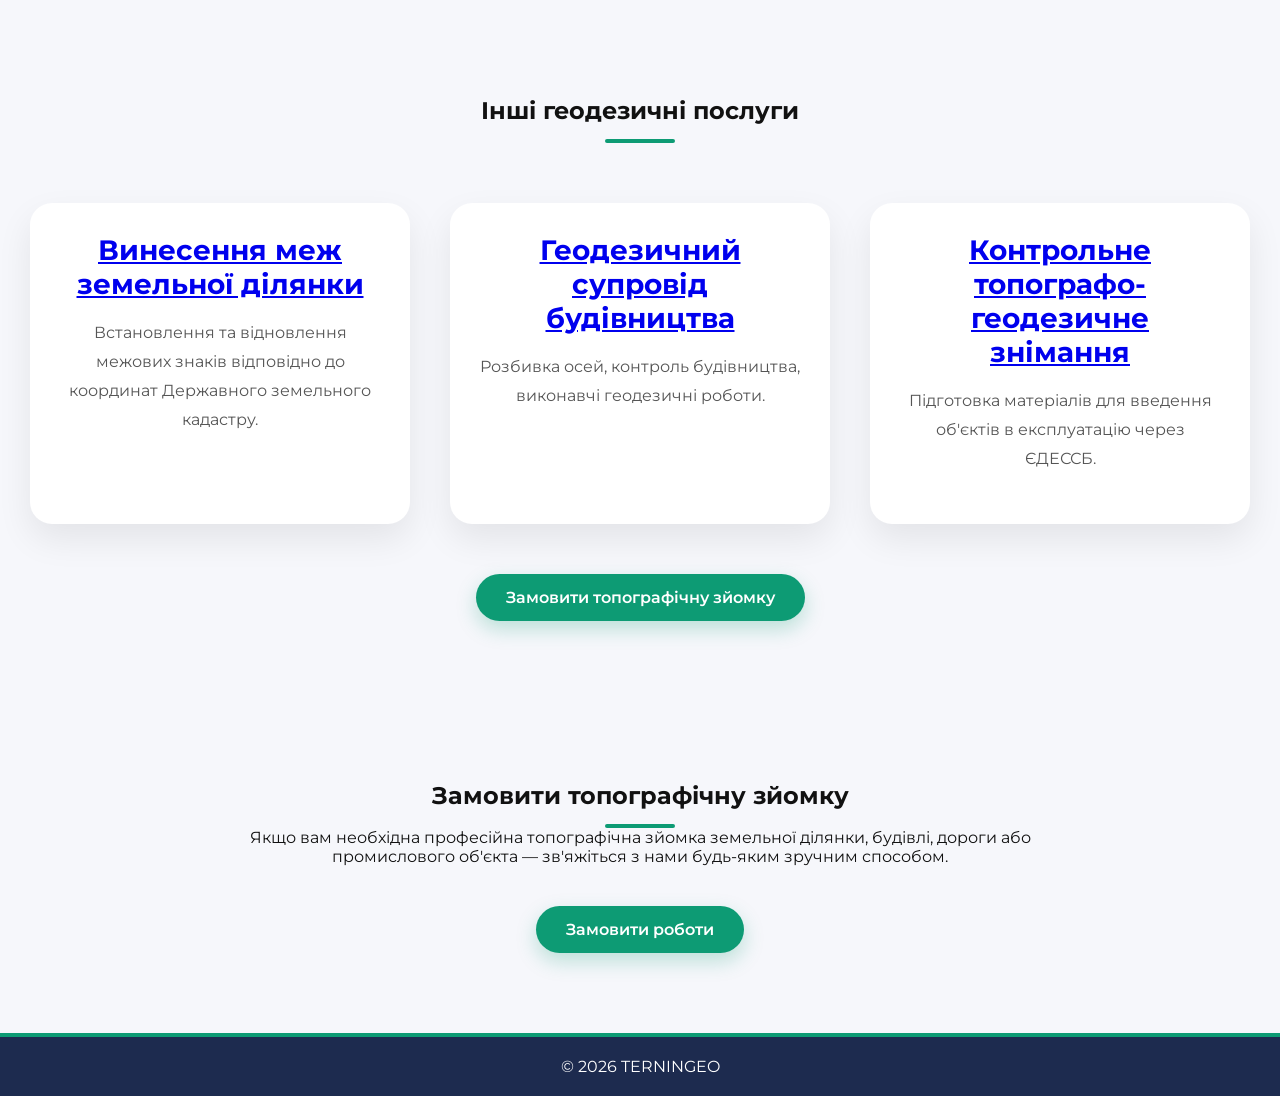
<file: topographic-survey.html>
<!DOCTYPE html>
<html lang="uk">

<head>

<meta charset="UTF-8">
<meta name="viewport" content="width=device-width, initial-scale=1.0">
<meta name="theme-color" content="#0d9b74">

<title>Топографічна зйомка | TERNINGEO</title>

<meta name="description" content="Професійна топографічна зйомка земельних ділянок, інженерних мереж та територій. Масштаби 1:500, 1:1000, 1:2000. Працюємо у Тернополі та Західній Україні.">

<meta name="keywords" content="топографічна зйомка Тернопіль, топозйомка Тернопіль, геодезист Тернопіль, геодезія Тернопіль, топографічний план, топографічна зйомка земельної ділянки, топографічна зйомка для будівництва">

<link rel="canonical" href="https://terningeo.pp.ua/topo/">

<link rel="icon" href="/images/favicon-16x16.png">

<link rel="apple-touch-icon" href="/images/apple-touch-icon.png">

<link rel="stylesheet" href="/style.css">

<link rel="stylesheet"
href="https://cdnjs.cloudflare.com/ajax/libs/font-awesome/6.7.2/css/all.min.css">

<link href="https://fonts.googleapis.com/css2?family=Montserrat:wght@300;400;500;600;700&display=swap"
rel="stylesheet">

<meta property="og:type" content="website">

<meta property="og:title"
content="Топографічна зйомка | TERNINGEO">

<meta property="og:description"
content="Топографічна зйомка земельних ділянок, будівель, доріг та інженерних мереж.">

<meta property="og:url"
content="https://terningeo.pp.ua/topo/">

<meta property="og:image"
content="https://terningeo.pp.ua/images/topography.jpg">

<script type="application/ld+json">
{
"@context":"https://schema.org",
"@type":"ProfessionalService",
"name":"TERNINGEO",
"url":"https://terningeo.pp.ua",
"telephone":"+380666199847",
"email":"terningeo@gmail.com",
"image":"https://terningeo.pp.ua/images/topography.jpg",
"description":"Професійна топографічна зйомка земельних ділянок та геодезичні роботи.",
"serviceType":"Топографічна зйомка",
"areaServed":[
"Тернопільська область",
"Львівська область",
"Івано-Франківська область",
"Хмельницька область",
"Рівненська область",
"Волинська область",
"Закарпатська область",
"Чернівецька область"
]
}
</script>

</head>

<body>

<header>

<div class="container">

<div class="logo">

<a href="/">

<img src="/images/logo.png" alt="TERNINGEO">

<div class="logo-text">

<span class="logo-title">
TERNINGEO
</span>

<span class="logo-subtitle">
геодезичні послуги
</span>

</div>

</a>

</div>

<button class="menu-toggle">
☰
</button>

<nav id="main-menu">

<a href="/#about">Про нас</a>

<a href="/#services">Послуги</a>

<a href="/#contact">Контакти</a>

</nav>

<a href="tel:+380666199847"
class="btn desktop-btn">

📞 Зателефонувати

</a>

</div>

</header>

<section class="hero">

<div class="overlay"></div>

<div class="container hero-content">

<h1>

Топографічна зйомка
у Тернополі та Тернопільській області

</h1>

<p>

Виконуємо професійну топографічну зйомку земельних ділянок, інженерних мереж 
та інших об'єктів для будівництва, проєктування, реконструкції, 
введення в експлуатацію та оформлення необхідної документації.

</p>

<a href="/#contact" class="btn">

Замовити топографічну зйомку

</a>

</div>

</section>

<section class="section">

<div class="container">

<h2>Професійна топографічна зйомка</h2>

<div class="about">

<div class="about-image">
<img src="/images/topography.jpg"
alt="Топографічна зйомка земельної ділянки">
</div>

<div class="about-text">

<h3>Точна основа для проєктування та будівництва</h3>

<p>

Топографічна зйомка — це комплекс геодезичних робіт, під час яких
визначається фактичне розташування об'єктів на місцевості та створюється
детальний топографічний план території. Саме цей план є основою для
архітектурного проєктування, будівництва, реконструкції, оформлення
документації та підключення інженерних мереж.

</p>

<p>

Використовуючи сучасне GNSS-обладнання та електронні геодезичні прилади,
ми забезпечуємо високу точність вимірювань відповідно до чинних
нормативних вимог. Усі роботи виконуються оперативно, а готові матеріали
можуть використовуватися для погодження проєктів та подальших будівельних
робіт.

</p>

<div class="about-features">

<div>✓ Масштаби 1:500, 1:1000, 1:2000</div>

<div>✓ Висока точність вимірювань</div>

<div>✓ Сучасне GNSS-обладнання</div>

<div>✓ Швидке виконання замовлення</div>

</div>

</div>

<div class="about-image">

<img src="/images/construction.jpg"
alt="Геодезичні роботи">

</div>

</div>

</div>

</section>


<section class="section">

<div class="container">

<h2>Коли необхідна топографічна зйомка</h2>

<div class="grid">

<div class="card">

<h3>Будівництво приватного будинку</h3>

<p>

Перед початком будівництва архітектор потребує актуальний топографічний
план земельної ділянки. Він дозволяє правильно розмістити будинок,
господарські споруди та інженерні мережі.

</p>

</div>

<div class="card">

<h3>Проєктування</h3>

<p>

Топографічний план є обов'язковою основою для створення більшості
проєктів будівництва, реконструкції та благоустрою територій.

</p>

</div>

<div class="card">

<h3>Підключення комунікацій</h3>

<p>

Газові, електричні, водопровідні та інші служби часто вимагають
актуальну топографічну зйомку для видачі технічних умов.

</p>

</div>

<div class="card">

<h3>Реконструкція об'єктів</h3>

<p>

Під час реконструкції будівель або територій топографічний план дозволяє
врахувати існуючі споруди, дороги, інженерні мережі та особливості
рельєфу.

</p>

</div>

</div>

</div>

</section>


<section class="section">

<div class="container">

<h2>Що ви отримуєте</h2>

<div class="services-grid">

<article class="service-card">

<div class="service-content">

<h3>Готовий топографічний план</h3>

<p>

Оформлений відповідно до вимог документ для використання під час
проєктування та погодження.

</p>

</div>

</article>

<article class="service-card">

<div class="service-content">

<h3>Консультацію</h3>

<p>

Пояснюємо, які матеріали необхідні саме у вашій ситуації та як їх
надалі використовувати.

</p>

</div>

</article>

<article class="service-card">

<div class="service-content">

<h3>Оперативне виконання</h3>

<p>

Працюємо швидко та відповідально, щоб ви могли розпочати будівництво або
проєктування без зайвих затримок.

</p>

</div>

</article>

</div>

</div>

</section>

<section class="section">

<div class="container">

<h2>Чому обирають Геодезію Тернопілля</h2>

<div class="about">

<div class="about-text">

<p>

Ми спеціалізуємося на виконанні геодезичних робіт різної складності для
приватних осіб, підприємств, забудовників та проєктних організацій.
Працюємо на сучасному обладнанні, що дозволяє отримувати результати з
високою точністю навіть на складних об'єктах.

</p>

<p>

За роки роботи виконано топографічні зйомки для приватних будинків,
котеджних містечок, промислових підприємств, виробничих територій,
автомобільних доріг, інженерних мереж, складів, логістичних комплексів
та інших об'єктів.

</p>

<p>

Кожне замовлення виконується індивідуально. Перед початком робіт ми
уточнюємо мету виконання топографічної зйомки, щоб підготувати саме ті
матеріали, які необхідні замовнику або проєктній організації.

</p>

<div class="about-features">

<div>✓ Сертифіковані геодезичні роботи</div>

<div>✓ Сучасне GNSS обладнання</div>

<div>✓ Досвід роботи на промислових об'єктах</div>

<div>✓ Виїзд по Тернопільській та сусідніх областях</div>

<div>✓ Швидкі терміни виконання</div>

<div>✓ Індивідуальний підхід</div>

</div>

</div>

<div class="about-image">

<img src="/images/about-2.jpg"
alt="Професійне геодезичне обладнання">

</div>

</div>

</div>

</section>



<section class="section">

<div class="container">

<h2>Поширені запитання</h2>

<div class="faq">

<div class="faq-item">

<h3>Скільки коштує топографічна зйомка?</h3>

<p>

Вартість залежить від площі ділянки, складності рельєфу,
наявності забудови та необхідного масштабу плану.
Для розрахунку достатньо зателефонувати або залишити заявку.

</p>

</div>

<div class="faq-item">

<h3>Які масштаби топографічної зйомки ви виконуєте?</h3>

<p>

Найчастіше виконуємо топографічну зйомку масштабу
1:500, 1:1000 та 1:2000 відповідно до вимог замовника.

</p>

</div>

<div class="faq-item">

<h3>У яких областях ви працюєте?</h3>

<p>

Основний регіон роботи — Тернопільська область.
Також виконуємо геодезичні роботи у Львівській,
Івано-Франківській, Волинській, Рівненській,
Хмельницькій, Чернівецькій та Закарпатській областях.

</p>

</div>

<div class="faq-item">

<h3>Скільки часу займає виконання?</h3>

<p>

Термін залежить від площі ділянки та складності робіт,
але більшість замовлень виконується максимально оперативно.

</p>

</div>

</div>

</div>

</section>



<section class="section">

<div class="container">

<h2>Інші геодезичні послуги</h2>

<div class="services-grid">

<article class="service-card">

<div class="service-content">

<h3>
<a href="/vynesennia-mezh/">
Винесення меж земельної ділянки
</a>
</h3>

<p>

Встановлення та відновлення межових знаків
відповідно до координат Державного земельного кадастру.

</p>

</div>

</article>

<article class="service-card">

<div class="service-content">

<h3>

<a href="/geodezichnyi-suprovid/">

Геодезичний супровід будівництва

</a>

</h3>

<p>

Розбивка осей, контроль будівництва,
виконавчі геодезичні роботи.

</p>

</div>

</article>

<article class="service-card">

<div class="service-content">

<h3>

<a href="/kontrolne-topografo-geodezychne-znimannia/">

Контрольне топографо-геодезичне знімання

</a>

</h3>

<p>

Підготовка матеріалів для введення об'єктів
в експлуатацію через ЄДЕССБ.

</p>

</div>

</article>

</div>

<div style="text-align:center;margin-top:50px;">

<a href="/#contact" class="btn">

Замовити топографічну зйомку

</a>

</div>

</div>

</section>

<section class="section">

<div class="container">

<h2>Замовити топографічну зйомку</h2>

<p style="text-align:center;max-width:900px;margin:auto;">

Якщо вам необхідна професійна топографічна зйомка земельної ділянки,
будівлі, дороги або промислового об'єкта —
зв'яжіться з нами будь-яким зручним способом.

</p>

<div style="text-align:center;margin-top:40px;">

<a href="/#contact" class="btn">

Замовити роботи

</a>

</div>

</div>

</section>



<footer>

<p>

© 2026 TERNINGEO

</p>

</footer>

<script src="/script.js"></script>

<script type="application/ld+json">

{

"@context":"https://schema.org",

"@type":"FAQPage",

"mainEntity":[

{

"@type":"Question",

"name":"Для чого потрібна топографічна зйомка?",

"acceptedAnswer":{

"@type":"Answer",

"text":"Топографічна зйомка використовується для проєктування, будівництва, реконструкції та підключення інженерних мереж."

}

},

{

"@type":"Question",

"name":"Які масштаби виконуються?",

"acceptedAnswer":{

"@type":"Answer",

"text":"Найчастіше виконуються масштаби 1:500, 1:1000 та 1:2000."

}

},

{

"@type":"Question",

"name":"У яких областях ви працюєте?",

"acceptedAnswer":{

"@type":"Answer",

"text":"Тернопільська, Львівська, Івано-Франківська, Волинська, Рівненська, Закарпатська, Чернівецька та Хмельницька області."

}

}

]

}

</script>

</body>

</html>
</file>
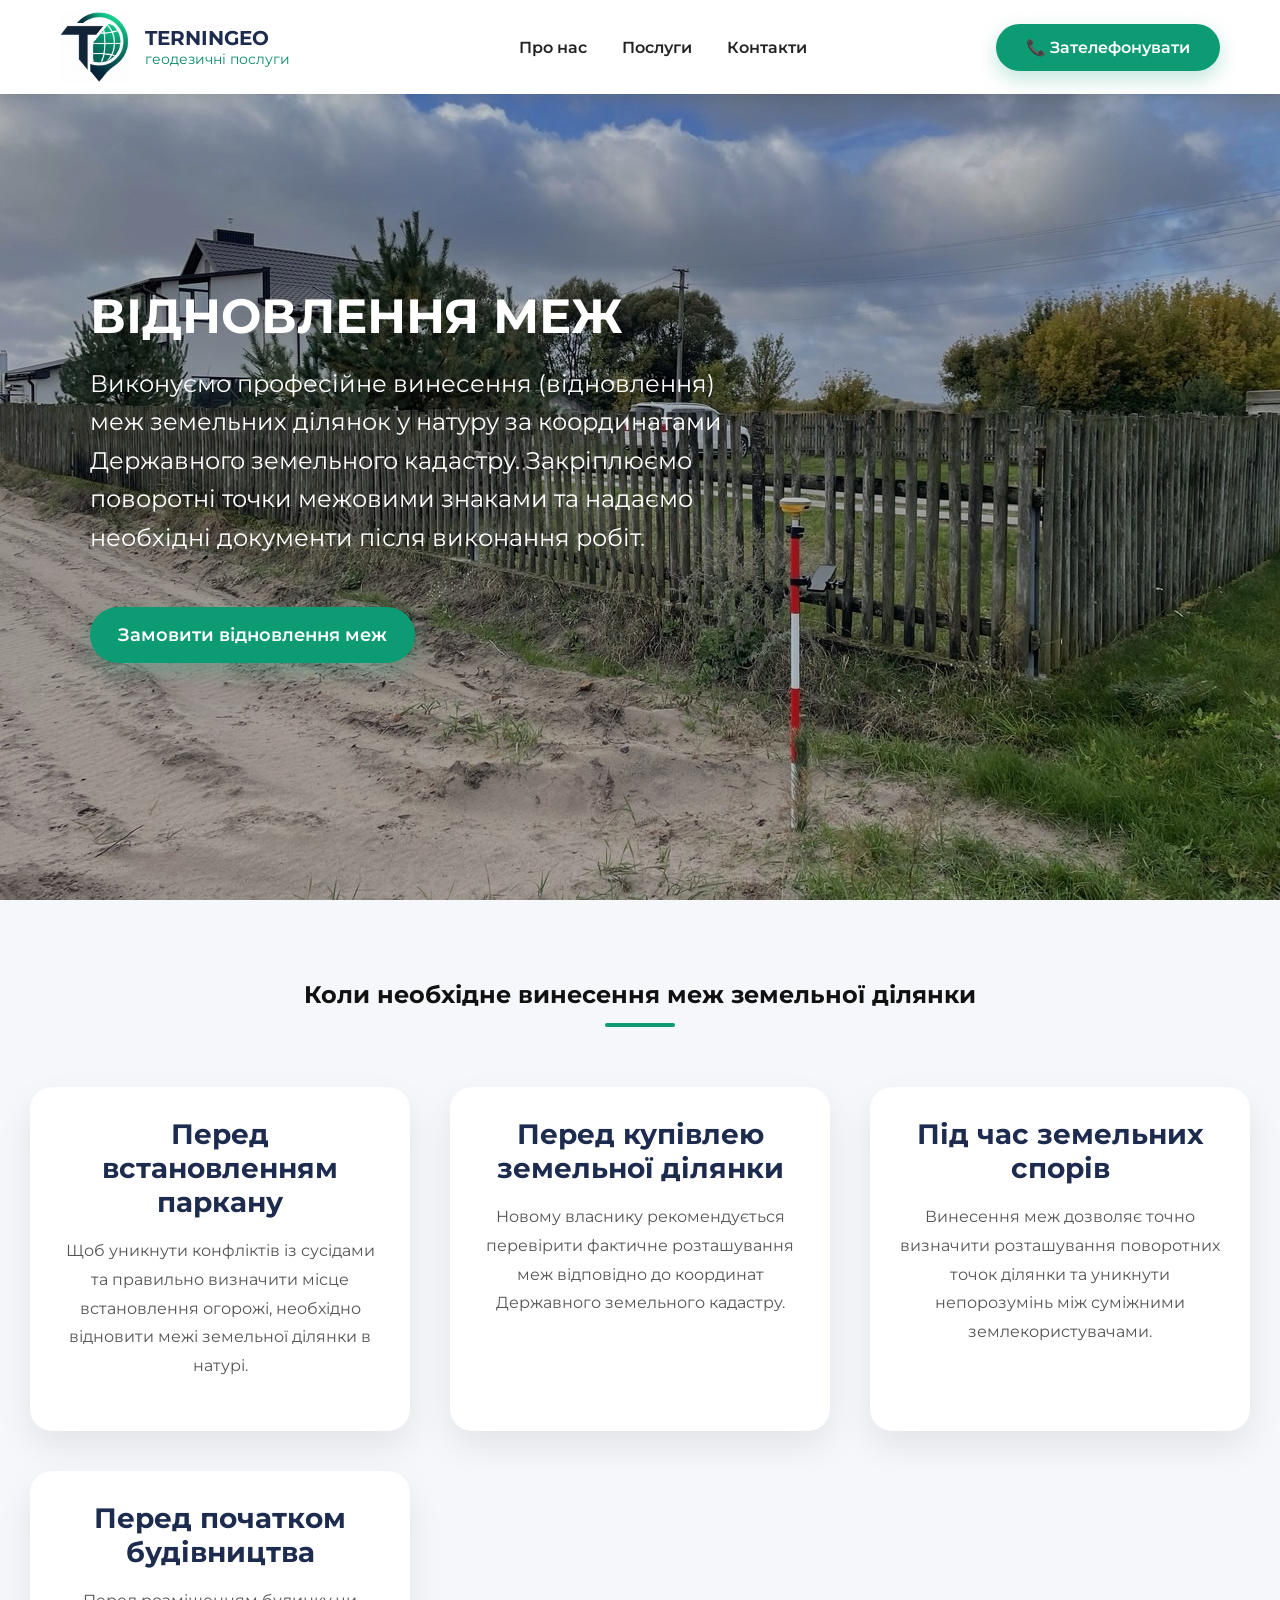
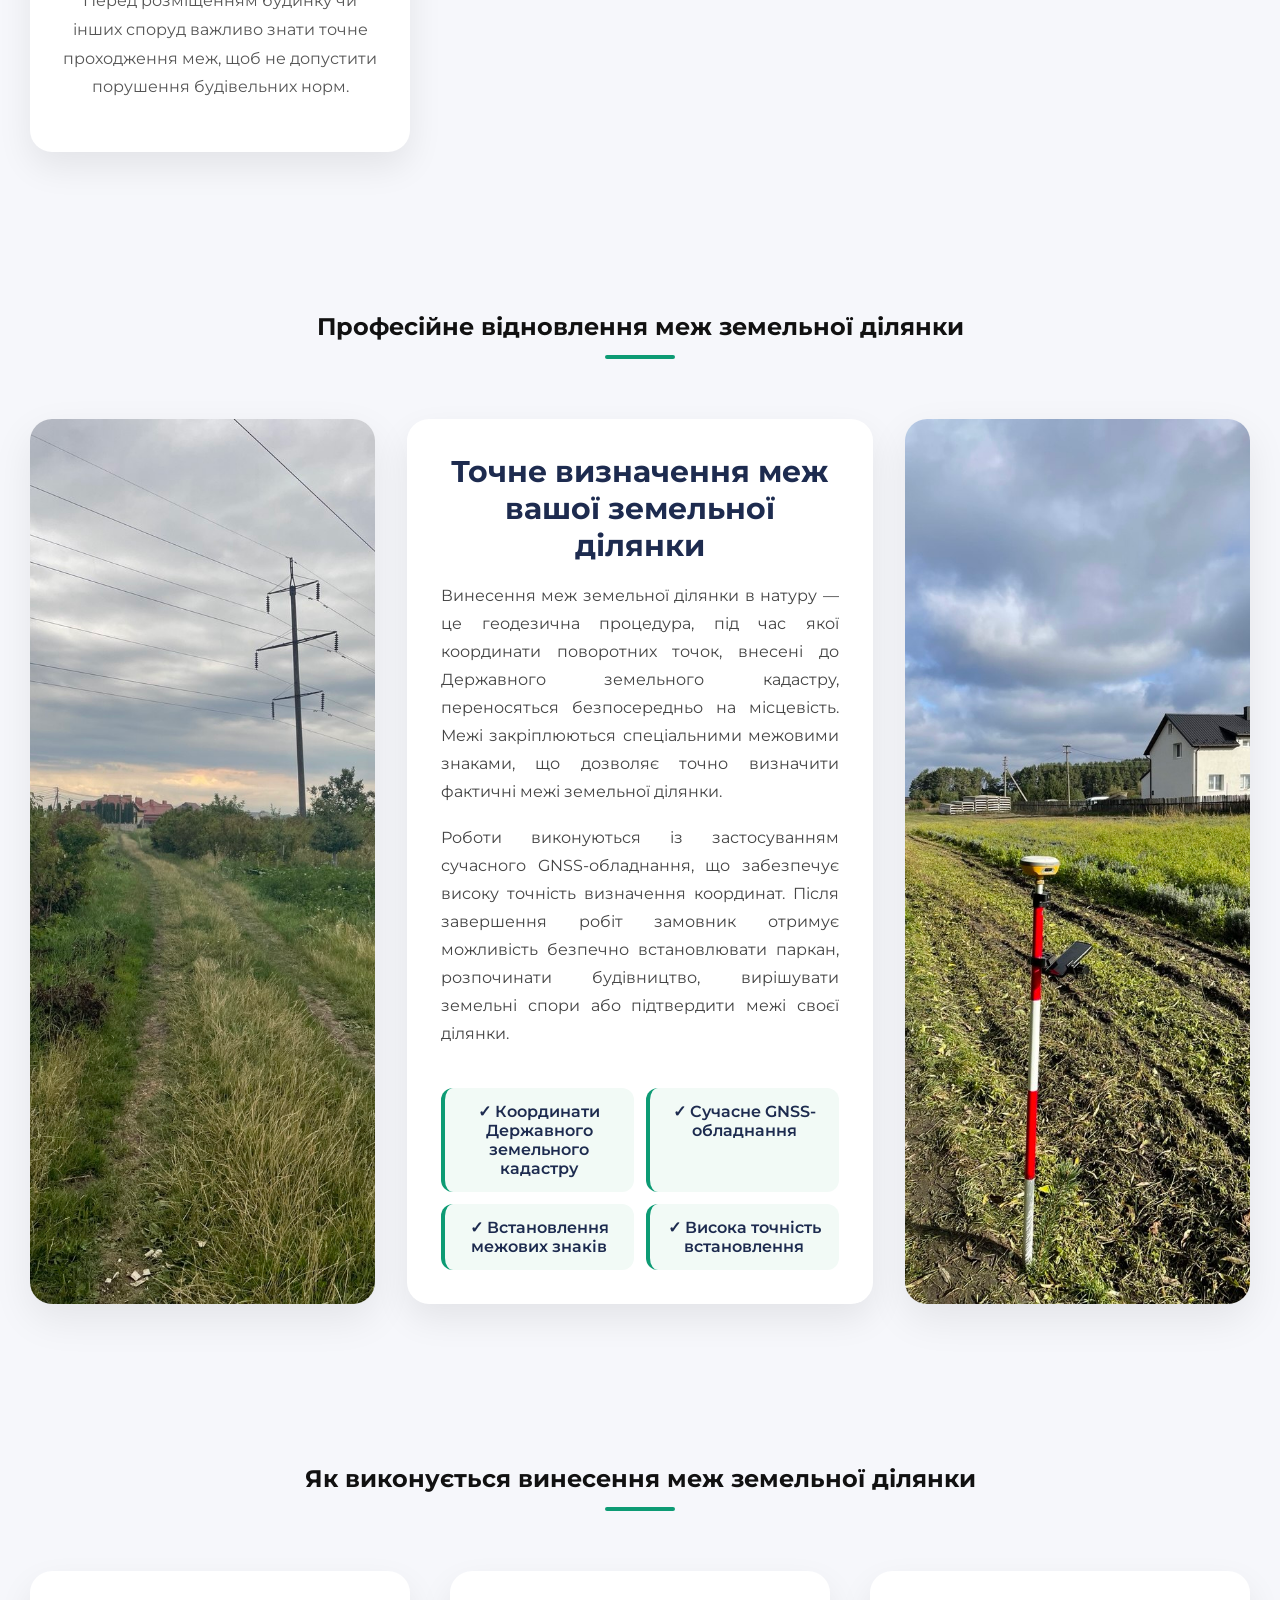
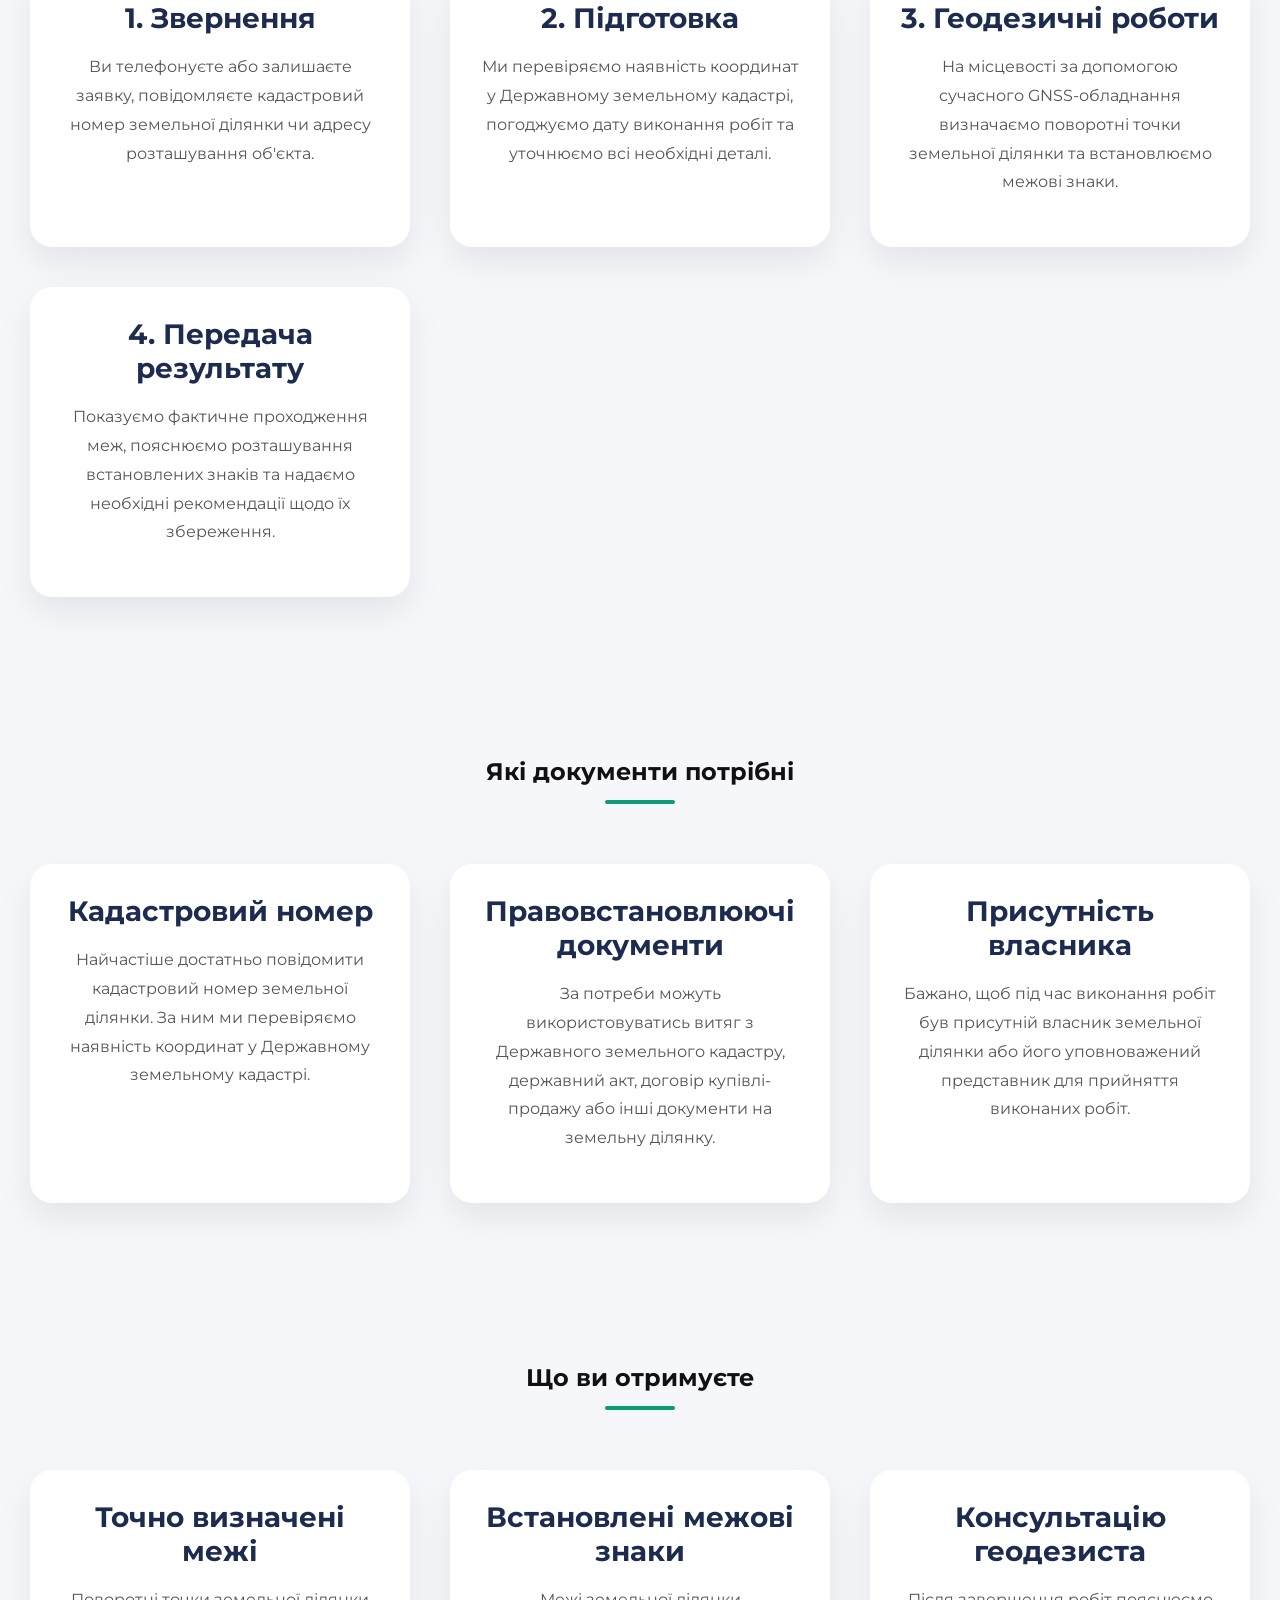
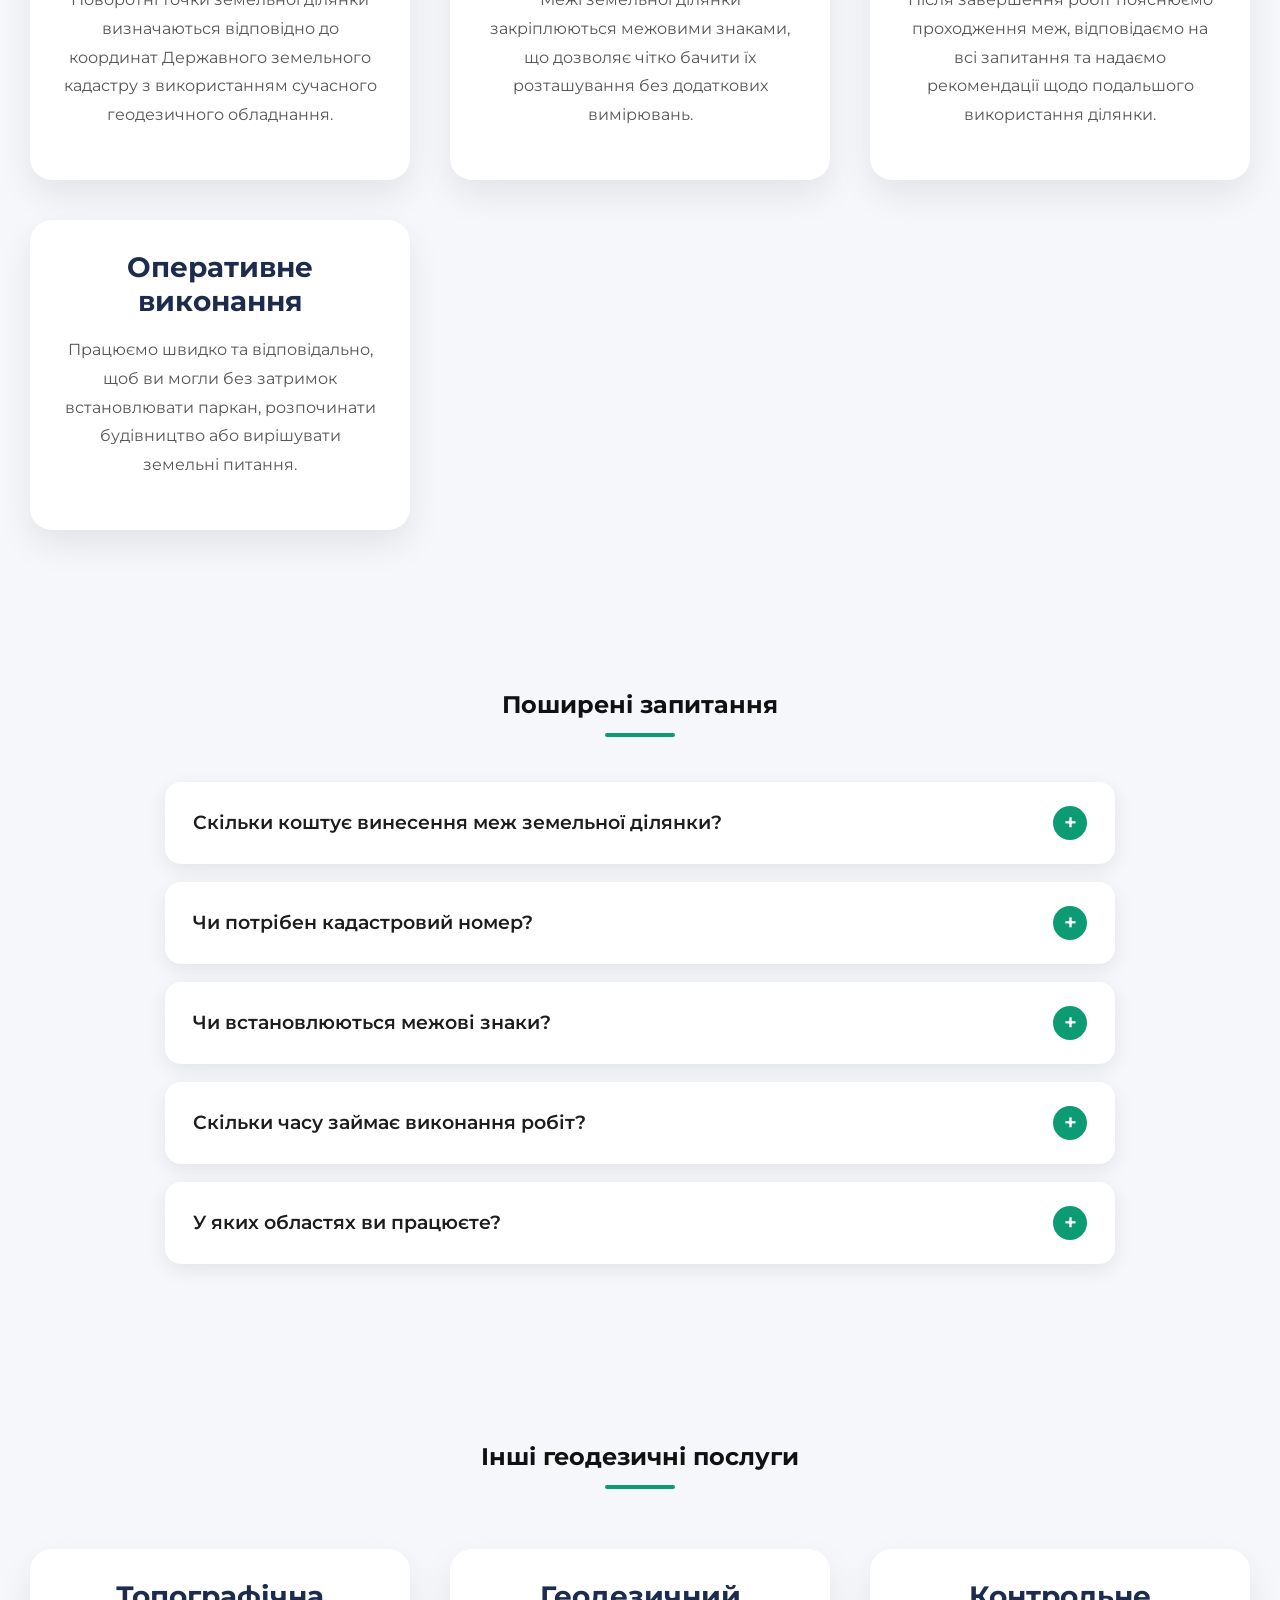
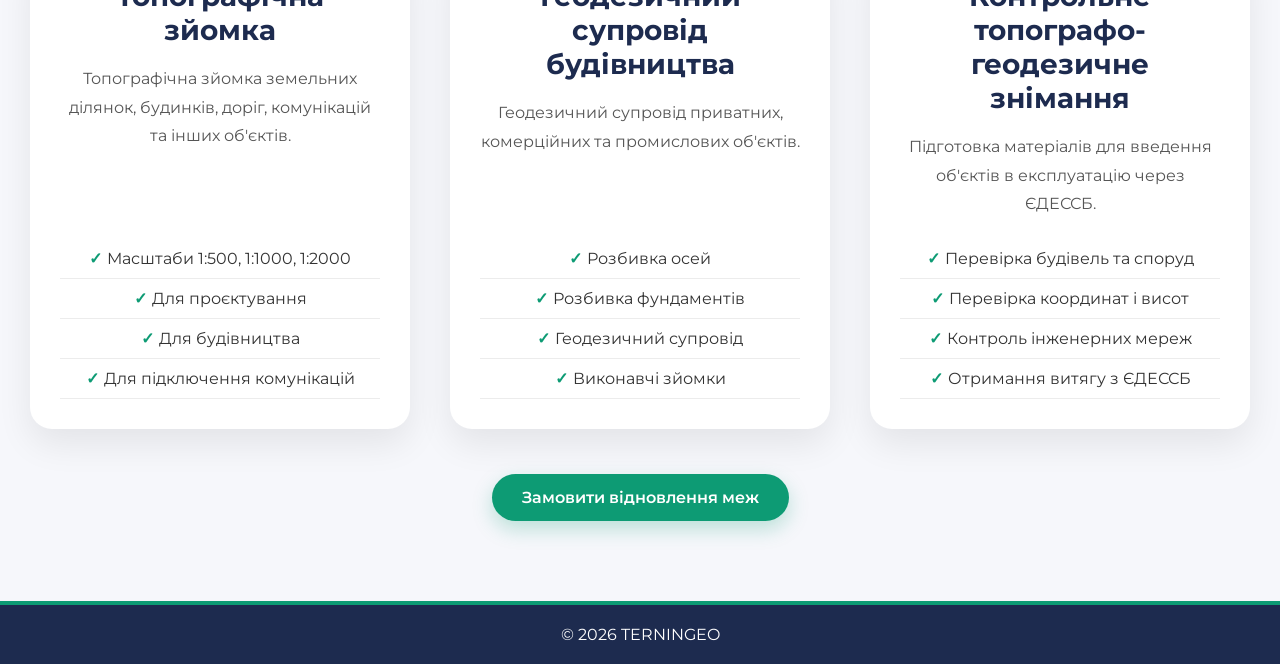
<file: vynos.html>
<!DOCTYPE html>
<html lang="uk">

<head>

<meta charset="UTF-8">
<meta name="viewport" content="width=device-width, initial-scale=1.0">
<meta name="theme-color" content="#0d9b74">

<title>Відновлення меж | TERNINGEO</title>

<meta name="description" content="Професійне винесення меж земельної ділянки в натуру за координатами Державного земельного кадастру. Встановлення межових знаків. Тернопіль та Західна Україна.">

<meta name="keywords"
content="винесення меж Тернопіль, відновлення меж земельної ділянки, межові знаки, геодезист Тернопіль, винесення меж в натуру, кадастровий номер, геодезичні роботи">

<link rel="canonical"
href="https://terningeo.pp.ua/vynos/">

<link rel="icon" href="/images/favicon-16x16.png">

<link rel="apple-touch-icon"
href="/images/apple-touch-icon.png">

<link rel="stylesheet" href="/style.css">

<link rel="stylesheet"
href="https://cdnjs.cloudflare.com/ajax/libs/font-awesome/6.7.2/css/all.min.css">

<link href="https://fonts.googleapis.com/css2?family=Montserrat:wght@300;400;500;600;700&display=swap"
rel="stylesheet">

<meta property="og:type" content="website">

<meta property="og:title"
content="Винесення меж земельної ділянки | TERNINGEO">

<meta property="og:description"
content="Професійне винесення меж земельної ділянки за координатами Державного земельного кадастру.">

<meta property="og:url"
content="https://terningeo.pp.ua/vynos/">

<meta property="og:image"
content="https://terningeo.pp.ua/images/vynos.jpg">

<script type="application/ld+json">
{
"@context":"https://schema.org",
"@type":"ProfessionalService",
"name":"TERNINGEO",
"url":"https://terningeo.pp.ua",
"telephone":"+380666199847",
"email":"terningeo@gmail.com",
"image":"https://terningeo.pp.ua/images/vynos.jpg",
"description":"Професійне винесення меж земельної ділянки та геодезичні роботи.",
"serviceType":"Винесення меж земельної ділянки",
"areaServed":[
"Тернопільська область",
"Львівська область",
"Івано-Франківська область",
"Хмельницька область",
"Рівненська область",
"Волинська область",
"Закарпатська область",
"Чернівецька область"
]
}
</script>

</head>

<body>

<header>

<div class="container">

<div class="logo">

<a href="/">

<img src="/images/logo.png" alt="TERNINGEO">

<div class="logo-text">

<span class="logo-title">
TERNINGEO
</span>

<span class="logo-subtitle">
геодезичні послуги
</span>

</div>

</a>

</div>

<button class="menu-toggle">
☰
</button>

<nav id="main-menu">

<a href="/#about">Про нас</a>

<a href="/#services">Послуги</a>

<a href="/#contact">Контакти</a>

</nav>

<a href="tel:+380666199847"
class="btn desktop-btn">

📞 Зателефонувати

</a>

</div>

</header>

<section class="vynos">

    <div class="overlay"></div>

    <div class="hero-content">

        <h1>
            ВІДНОВЛЕННЯ МЕЖ
        </h1>

        <p>
            Виконуємо професійне винесення (відновлення) меж земельних ділянок
            у натуру за координатами Державного земельного кадастру.
            Закріплюємо поворотні точки межовими знаками та надаємо необхідні
            документи після виконання робіт.
        </p>

        <a href="#" class="btn open-modal">
            Замовити відновлення меж
        </a>

    </div>

</section>

<section class="section">

    <div class="container">

        <h2>Коли необхідне винесення меж земельної ділянки</h2>

        <div class="services-grid">

            <article class="service-card">

                <div class="service-content">

                    <h3>Перед встановленням паркану</h3>

                    <p>

                        Щоб уникнути конфліктів із сусідами та правильно
                        визначити місце встановлення огорожі, необхідно
                        відновити межі земельної ділянки в натурі.

                    </p>

                </div>

            </article>

            <article class="service-card">

                <div class="service-content">

                    <h3>Перед купівлею земельної ділянки</h3>

                    <p>

                        Новому власнику рекомендується перевірити фактичне
                        розташування меж відповідно до координат
                        Державного земельного кадастру.

                    </p>

                </div>

            </article>

            <article class="service-card">

                <div class="service-content">

                    <h3>Під час земельних спорів</h3>

                    <p>

                        Винесення меж дозволяє точно визначити
                        розташування поворотних точок ділянки
                        та уникнути непорозумінь між суміжними
                        землекористувачами.

                    </p>

                </div>

            </article>

            <article class="service-card">

                <div class="service-content">

                    <h3>Перед початком будівництва</h3>

                    <p>

                        Перед розміщенням будинку чи інших споруд
                        важливо знати точне проходження меж,
                        щоб не допустити порушення будівельних норм.

                    </p>

                </div>

            </article>

        </div>

    <div class="services-dots">
    <span class="dot active"></span>
    <span class="dot"></span>
    <span class="dot"></span>
    <span class="dot"></span>
    
    </div>

    </div>

</section>

<section class="section">

    <div class="container">

        <h2>Професійне відновлення меж земельної ділянки</h2>

        <div class="about">

            <div class="about-image">

                <img src="/images/marker-1.jpg"
                     alt="Відновлення меж земельної ділянки">

            </div>

            <div class="about-text">

                <h3>Точне визначення меж вашої земельної ділянки</h3>

                <p>

                    Винесення меж земельної ділянки в натуру — це геодезична
                    процедура, під час якої координати поворотних точок,
                    внесені до Державного земельного кадастру,
                    переносяться безпосередньо на місцевість.
                    Межі закріплюються спеціальними межовими знаками,
                    що дозволяє точно визначити фактичні межі земельної ділянки.

                </p>

                <p>

                    Роботи виконуються із застосуванням сучасного GNSS-обладнання,
                    що забезпечує високу точність визначення координат.
                    Після завершення робіт замовник отримує можливість
                    безпечно встановлювати паркан, розпочинати будівництво,
                    вирішувати земельні спори або підтвердити межі своєї ділянки.

                </p>

                <div class="about-features">

                    <div>✓ Координати Державного земельного кадастру</div>

                    <div>✓ Сучасне GNSS-обладнання</div>

                    <div>✓ Встановлення межових знаків</div>

                    <div>✓ Висока точність встановлення</div>

                </div>

            </div>

            <div class="about-image">

                <img src="/images/marker-2.jpg"
                     alt="Встановлення межового знака">

            </div>

        </div>

    </div>

</section>

<section class="section">

    <div class="container">

        <h2>Як виконується винесення меж земельної ділянки</h2>

        <div class="services-grid">

            <article class="service-card">

                <div class="service-content">

                    <h3>1. Звернення</h3>

                    <p>

                        Ви телефонуєте або залишаєте заявку, повідомляєте
                        кадастровий номер земельної ділянки чи адресу
                        розташування об'єкта.

                    </p>

                </div>

            </article>

            <article class="service-card">

                <div class="service-content">

                    <h3>2. Підготовка</h3>

                    <p>

                        Ми перевіряємо наявність координат у Державному
                        земельному кадастрі, погоджуємо дату виконання
                        робіт та уточнюємо всі необхідні деталі.

                    </p>

                </div>

            </article>

            <article class="service-card">

                <div class="service-content">

                    <h3>3. Геодезичні роботи</h3>

                    <p>

                        На місцевості за допомогою сучасного GNSS-обладнання
                        визначаємо поворотні точки земельної ділянки
                        та встановлюємо межові знаки.

                    </p>

                </div>

            </article>

            <article class="service-card">

                <div class="service-content">

                    <h3>4. Передача результату</h3>

                    <p>

                        Показуємо фактичне проходження меж, пояснюємо
                        розташування встановлених знаків та надаємо
                        необхідні рекомендації щодо їх збереження.

                    </p>

                </div>

            </article>

        </div>

    <div class="services-dots">
    <span class="dot active"></span>
    <span class="dot"></span>
    <span class="dot"></span>
    <span class="dot"></span>
    
    </div>

    </div>

</section>

<section class="section">

    <div class="container">

        <h2>Які документи потрібні</h2>

        <div class="services-grid">

            <article class="service-card">

                <div class="service-content">

                    <h3>Кадастровий номер</h3>

                    <p>

                        Найчастіше достатньо повідомити кадастровий номер
                        земельної ділянки. За ним ми перевіряємо наявність
                        координат у Державному земельному кадастрі.

                    </p>

                </div>

            </article>

            <article class="service-card">

                <div class="service-content">

                    <h3>Правовстановлюючі документи</h3>

                    <p>

                        За потреби можуть використовуватись витяг з Державного
                        земельного кадастру, державний акт, договір
                        купівлі-продажу або інші документи на земельну ділянку.

                    </p>

                </div>

            </article>

            <article class="service-card">

                <div class="service-content">

                    <h3>Присутність власника</h3>

                    <p>

                        Бажано, щоб під час виконання робіт був присутній
                        власник земельної ділянки або його уповноважений
                        представник для прийняття виконаних робіт.

                    </p>

                </div>

            </article>

        </div>

    <div class="services-dots">
    <span class="dot active"></span>
    <span class="dot"></span>
    <span class="dot"></span>
    
    </div>

    </div>

</section>

<section class="section">

    <div class="container">

        <h2>Що ви отримуєте</h2>

        <div class="services-grid">

            <article class="service-card">

                <div class="service-content">

                    <h3>Точно визначені межі</h3>

                    <p>

                        Поворотні точки земельної ділянки визначаються
                        відповідно до координат Державного земельного кадастру
                        з використанням сучасного геодезичного обладнання.

                    </p>

                </div>

            </article>

            <article class="service-card">

                <div class="service-content">

                    <h3>Встановлені межові знаки</h3>

                    <p>

                        Межі земельної ділянки закріплюються межовими
                        знаками, що дозволяє чітко бачити їх
                        розташування без додаткових вимірювань.

                    </p>

                </div>

            </article>

            <article class="service-card">

                <div class="service-content">

                    <h3>Консультацію геодезиста</h3>

                    <p>

                        Після завершення робіт пояснюємо проходження меж,
                        відповідаємо на всі запитання та надаємо
                        рекомендації щодо подальшого використання ділянки.

                    </p>

                </div>

            </article>

            <article class="service-card">

                <div class="service-content">

                    <h3>Оперативне виконання</h3>

                    <p>

                        Працюємо швидко та відповідально, щоб ви могли
                        без затримок встановлювати паркан,
                        розпочинати будівництво або вирішувати
                        земельні питання.

                    </p>

                </div>

            </article>

        </div>

    <div class="services-dots">
    <span class="dot active"></span>
    <span class="dot"></span>
    <span class="dot"></span>
    <span class="dot"></span>
    
    </div>
    
    </div>

</section>

<section class="section">

    <div class="container">

        <h2>Поширені запитання</h2>

        <div class="faq">

            <div class="faq-item">

                <button class="faq-question">

                    <span>Скільки коштує винесення меж земельної ділянки?</span>

                    <span class="faq-icon">+</span>

                </button>

                <div class="faq-answer">

                    <p>

                        Вартість залежить від кількості поворотних точок,
                        місця розташування земельної ділянки та наявності
                        координат у Державному земельному кадастрі.
                        Для точного розрахунку достатньо повідомити
                        кадастровий номер.

                    </p>

                </div>

            </div>

            <div class="faq-item">

                <button class="faq-question">

                    <span>Чи потрібен кадастровий номер?</span>

                    <span class="faq-icon">+</span>

                </button>

                <div class="faq-answer">

                    <p>

                        Так. У більшості випадків достатньо кадастрового
                        номера земельної ділянки. За ним визначаються
                        координати поворотних точок.

                    </p>

                </div>

            </div>

            <div class="faq-item">

                <button class="faq-question">

                    <span>Чи встановлюються межові знаки?</span>

                    <span class="faq-icon">+</span>

                </button>

                <div class="faq-answer">

                    <p>

                        Так. Після визначення координат поворотні точки
                        закріплюються межовими знаками, що дозволяє
                        чітко бачити проходження меж земельної ділянки.

                    </p>

                </div>

            </div>

            <div class="faq-item">

                <button class="faq-question">

                    <span>Скільки часу займає виконання робіт?</span>

                    <span class="faq-icon">+</span>

                </button>

                <div class="faq-answer">

                    <p>

                        Терміни виконання залежать від місця розташування
                        ділянки та обсягу робіт, однак більшість замовлень
                        виконується максимально оперативно після
                        погодження деталей.

                    </p>

                </div>

            </div>

            <div class="faq-item">

                <button class="faq-question">

                    <span>У яких областях ви працюєте?</span>

                    <span class="faq-icon">+</span>

                </button>

                <div class="faq-answer">

                    <p>

                        Працюємо у Тернопільській, Львівській,
                        Івано-Франківській, Хмельницькій,
                        Волинській, Рівненській,
                        Закарпатській та Чернівецькій областях.

                    </p>

                </div>

            </div>

        </div>

    </div>

</section>

<section class="section">

    <div class="container">

        <h2>Інші геодезичні послуги</h2>

        <div class="services-grid">

            <article class="service-card" onclick="location.href='/topo';" style="cursor:pointer;">

                <div class="service-content">

                    <h3>Топографічна зйомка</h3>

                    <p>
                        Топографічна зйомка земельних ділянок, будинків, доріг, комунікацій та інших об'єктів.
                    </p>

                    <ul>
                        <li>Масштаби 1:500, 1:1000, 1:2000</li>
                        <li>Для проєктування</li>
                        <li>Для будівництва</li>
                        <li>Для підключення комунікацій</li>
                    </ul>

                </div>

            </article>

            <article class="service-card" onclick="location.href='/suprovid';" style="cursor:pointer;">

                <div class="service-content">

                    <h3>Геодезичний супровід будівництва</h3>

                    <p>
                        Геодезичний супровід приватних,
                        комерційних та промислових об'єктів.
                    </p>

                    <ul>
                        <li>Розбивка осей</li>
                        <li>Розбивка фундаментів</li>
                        <li>Геодезичний супровід</li>
                        <li>Виконавчі зйомки</li>
                    </ul>

                </div>

            </article>

            <article class="service-card" onclick="location.href='/kgz';" style="cursor:pointer;">

                <div class="service-content">

                    <h3>Контрольне топографо-геодезичне знімання</h3>

                    <p>
                    Підготовка матеріалів для введення 
                    об'єктів в експлуатацію через ЄДЕССБ.
                    </p>

                    <ul>
                    <li>Перевірка будівель та споруд</li>
                    <li>Перевірка координат і висот</li>
                    <li>Контроль інженерних мереж</li>
                    <li>Отримання витягу з ЄДЕССБ</li>
                    </ul>

                </div>
                
            </article>

        </div>

        <div class="services-dots">
            <span class="dot active"></span>
            <span class="dot"></span>
            <span class="dot"></span>
        </div>

    <div style="text-align:center;margin-top:45px;">

        <a href="#" class="btn open-modal">
             Замовити відновлення меж
        </a>

    </div>

    </div>

</section>    

<footer>

    <p>© 2026 TERNINGEO</p>

</footer>

<button id="topBtn">↑</button>

<a href="tel:+380666199847"
   id="callBtn"
   aria-label="Зателефонувати">

    📞

</a>

<div id="orderModal" class="modal">

    <div class="modal-content">

        <button class="close-modal">&times;</button>

        <h2>Замовити відновлення меж земельної ділянки</h2>

        <form id="orderForm">

            <input
                type="text"
                placeholder="Ваше ім'я"
                required
                minlength="2">

            <input
                type="tel"
                placeholder="+380671234567"
                required
                pattern="^(\+380|380|0)\d{9}$">

            <textarea
                placeholder="Вкажіть кадастровий номер або місцерозташування земельної ділянки"
                required
                minlength="5"></textarea>

            <button type="submit" class="btn">

                Надіслати заявку

            </button>

        </form>

    </div>

</div>

<script src="/script.js"></script>

</body>
</html>
</file>
<file: style.css>
html,
body {
    width: 100%;
    overflow-x: hidden;
}

*{margin:0;padding:0;box-sizing:border-box;font-family:Montserrat,sans-serif}
body{background:#f6f7fb;color:#111}

.container{
    width:min(100%,1500px);
    margin:auto;
    padding:0 30px;
}

nav{
    display:flex;
    align-items:center;
    gap:35px;

    flex:1;
    justify-content:center;
}

.overlay{
    position:absolute;
    inset:0;
    background:rgba(0,0,0,.35);
}

/* ===== Спільний стиль Hero ===== */

.hero,
.topoplan,
.vynos,
.suprovid {
    min-height:100dvh;
    position:relative;
    display:flex;
    justify-content:center;
    align-items:center;
    color:#fff;
    padding:110px 20px 60px;
}

.hero-content,
.topoplan-content,
.vynos-content,
.suprovid-content {
    position:relative;
    z-index:2;
    width:90%;
    max-width:1100px;
    margin:0 auto;

    display:flex;
    flex-direction:column;
    align-items:flex-start;

    text-align:left;
}

.hero h1,
.topoplan h1,
.vynos h1,
.suprovid h1 {
    font-size:clamp(34px,5vw,48px);
    font-weight:700;
    margin-bottom:20px;
}

.hero p,
.topoplan p,
.vynos p,
.suprovid p {
    max-width:650px;
    font-size:clamp(16px,2vw,24px);
    line-height:1.6;
    margin-bottom:35px;
}

.hero-content .btn {
    align-self:flex-start;
    width:auto;
    max-width:100%;
}

.hero .btn,
.topoplan .btn,
.vynos .btn,
.suprovid .btn {
    margin-top:15px;

    display:inline-flex;
    align-self:flex-start;

    width:auto;
    max-width:100%;

    min-width:190px;
    min-height:56px;

    padding:14px 28px;

    font-size:18px;
    text-align:center;
}

.hero .overlay,
.topoplan .overlay,
.vynos .overlay,
.suprovid .overlay {
    position:absolute;
    inset:0;
    background:rgba(0,0,0,.25);
}

/* ===== Індивідуальний фон ===== */

.hero{
    background:url("images/hero.jpg") center center / cover no-repeat;
}

.topoplan{
    background:url("images/topoplan.jpg") center center / cover no-repeat;
}

.vynos{
    background:url("images/vynos.jpg") center center / cover no-repeat;
}

.suprovid{
    background:url("images/suprovid.jpg") center center / cover no-repeat;
}

.logo img{
    width:70px;
    height:auto;
    object-fit:contain;
    margin-right:15px;
}

.logo-subtitle {
    font-size: 14px;
    color: #0a8b6c;
}

.section{padding:80px 0;text-align:center}

.section h2{

    position:relative;

    display:inline-block;

    padding-bottom:18px;
}

.section h2::after{

    content:"";

    position:absolute;

    left:50%;

    transform:translateX(-50%);

    bottom:0;

    width:70px;

    height:4px;

    border-radius:10px;

    background:#0d9b74;
}

.about{
    display:grid;
    grid-template-columns:1fr 1.35fr 1fr;
    gap:32px;
    margin-top:60px;
    align-items:stretch;
}

.about-image{
    overflow:hidden;
    border-radius:22px;
    background:#fff;
    box-shadow:0 15px 40px rgba(0,0,0,.08);
    transition: transform .28s cubic-bezier(.22,.61,.36,1),
                box-shadow .28s cubic-bezier(.22,.61,.36,1);
    height:100%;
}

.about-image:hover{

    transform:translateY(-4px);

    box-shadow:0 20px 40px rgba(0,0,0,.14);

}

.about-image img{
    width:100%;
    height:100%;
    object-fit:cover;
    display:block;
}

.about-text{
    display:flex;
    flex-direction:column;

    justify-content:flex-start;   /* замість center */

    background:#fff;
    padding:34px;
    border-radius:22px;

    box-shadow:0 15px 35px rgba(0,0,0,.08);

    transform:translateZ(0);

    transition:
        transform .35s ease,
        box-shadow .35s ease;

    will-change:transform;
}

.about-text:hover{

    transform:translateY(-4px);

    box-shadow:0 20px 40px rgba(0,0,0,.12);

}

#about h2{
    font-size:40px;
    color:#1d2b4f;
}

.about-text h3{

    font-size:30px;

    color:#1d2b4f;

    margin-bottom:18px;

}

.about-text p{

    font-size:16px;

    line-height:1.75;

    color:#444;

    margin-bottom:18px;

    text-align:justify;

}

.about-features{

    display:grid;

    grid-template-columns:repeat(2,minmax(180px,1fr));

    gap:12px;

    margin-top:22px;

}

.about-features div{

    background:#f2faf6;

    padding:14px;

    border-radius:12px;

    font-weight:600;

    color:#1d2b4f;

    border-left:4px solid #0d9b74;

}

.grid{
    display:grid;
    grid-template-columns:repeat(auto-fit,minmax(280px,1fr));
    gap:20px;
}

/* ===== Services ===== */

.services-grid{

    display:grid;
    grid-template-columns:repeat(auto-fit,minmax(320px,1fr));
    gap:40px;
    width:100%;
    margin-top:60px;
    align-items:flex-start;

}

.service-card{

    display:flex;
    flex-direction:column;

    background:#fff;

    border-radius:22px;

    overflow:hidden;

    height:100%;

    transition: transform .28s cubic-bezier(.22,.61,.36,1),
                box-shadow .28s cubic-bezier(.22,.61,.36,1);

    box-shadow:0 15px 35px rgba(0,0,0,.08);

}

.service-card:hover{

    transform:translateY(-4px);

    box-shadow:0 20px 40px rgba(0,0,0,.12);
    
}

.service-card img{
    width:100%;
    height:240px;
    object-fit:cover;
    object-position:center 90%;
    display:block;
    transition:transform .35s ease;
}

.service-card:hover img{
    transform:scale(1.03);
}

.service-content{

    display:flex;
    flex-direction:column;
    flex:1;

    padding:30px;

}

.service-content h3{

    font-size:28px;

    color:#1d2b4f;

    margin-bottom:18px;

    text-align:center;
}

.service-content p{

    color:#555;

    line-height:1.8;

    margin-bottom:20px;

    text-align:center;
}

.service-content ul{

    margin-top:auto;
    list-style:none;
    padding:0;

}

.service-content li{

    padding:10px 0;

    border-bottom:1px solid #ececec;

    color:#333;
}

.service-content li::before{

    content:"✓ ";

    color:#0d9b74;

    font-weight:bold;
}

@media(max-width:768px){

.services-grid{
    display:flex;
    overflow-x:auto;
    overflow-y:hidden;

    /* головне */
    scroll-snap-type:x mandatory;
    scroll-behavior:smooth;
    scroll-padding-inline:0;

    -webkit-overflow-scrolling:touch;
    touch-action:pan-x;

    gap:0;
    width:100%;
}

.services-grid::-webkit-scrollbar{
    display:none;
}

.service-card{
    flex:0 0 100%;
    width:100%;
    min-width:100%;
    max-width:100%;

    /* авто-зупинка */
    scroll-snap-align:start;
    scroll-snap-stop:always;
}

.service-card img{
    height:220px;
}

.service-content{
    padding:22px;
}

.container{
    padding:0 18px;
}

.section .container{
    overflow:hidden;
}

}

.gallery-slider,
.gallery-dots{
    display:none;
}

.card{background:#fff;padding:20px;border-radius:15px;box-shadow:0 5px 20px rgba(0,0,0,.1)}

.card img{
    width:100%;
    height:auto;
    display:block;
    border-radius:12px;
}

.gallery{
    display:grid;
    grid-template-columns:repeat(auto-fit,minmax(250px,1fr));
    gap:10px;
}

.gallery img{
    width:100%;
    border-radius:10px;
    cursor:pointer;
    transition: transform .28s cubic-bezier(.22,.61,.36,1),
                box-shadow .28s cubic-bezier(.22,.61,.36,1);
            
}

.gallery img:hover{

    transform:translateY(-4px);
    box-shadow:0 20px 40px rgba(0,0,0,.12);
}

form{display:flex;flex-direction:column;gap:10px;max-width:400px;margin:auto}

input,textarea{padding:10px;border:1px solid #ccc;border-radius:10px}

footer{padding:20px;text-align:center;background:#1d2b4f;border-top:4px solid #0d9b74;color:#fff}

#topBtn{
    position:fixed;
    right:25px;
    bottom:25px;
    z-index:9999;
}

#topBtn:hover,
#callBtn:hover{

    transform:translateY(-3px);

    box-shadow:0 16px 35px rgba(79,157,255,.35);

}

#topBtn:hover{
    background:#78b8ff;
}

#callBtn:hover{
    background:#11b286;
}

.float-visible{
    opacity:1 !important;
    visibility:visible !important;
    transform:translateY(0);
}

.float-hide{
    opacity:0 !important;
    transform:translateY(15px);
    pointer-events:none;
}

#callBtn{
    position:fixed;
    left:25px;
    bottom:25px;
    z-index:9999;
}

#topBtn:active,
#callBtn:active{
    transform:translateY(0) scale(.95);
}

#topBtn,
#callBtn{

    width:60px;
    height:60px;

    display:flex;
    align-items:center;
    justify-content:center;

    color:#fff;

    border:none;
    border-radius:50%;

    font-size:28px;
    text-decoration:none;

    box-shadow:0 12px 30px rgba(79,157,255,.25);

    opacity:0;
    visibility:hidden;

    transform:translateY(15px);

transition:
opacity .45s ease,
transform .45s ease,
background .25s,
box-shadow .25s;

    will-change:transform,opacity;
}

#callBtn{
    background:#0d9b74;
}

#topBtn{
    background:#4f9dff;
}

header{
    position:fixed;
    top:0;
    left:0;
    width:100%;
    background:#fff;
    z-index:1000;
    box-shadow:0 2px 10px rgba(0,0,0,.08);
}

header .container{
    max-width:1200px;
    margin:0 auto;
    padding:12px 20px;

    display:flex;
    align-items:center;
}

.logo{
    flex-shrink:0;
    margin-right:40px;
}

.logo a {
    display: flex;
    align-items: center;
    text-decoration: none;
}

.logo-text {
    display: flex;
    flex-direction: column;
}

.logo-title{
    font-size:20px;
    font-weight:700;
    color:#1d2b4f;
    line-height:1.2;
}

nav a{
    text-decoration:none;
    color:#222;
    font-weight:600;
    margin:0;
    transition:.2s;
}

nav a:hover {
    color: #0d9b74;
}

.btn{
    display:inline-flex;
    align-items:center;
    justify-content:center;

    background:#0d9b74;
    box-shadow:0 8px 20px rgba(13,155,116,.25);
    color:#fff;

    padding:14px 30px;

    border:none;
    border-radius:40px;

    font-size:16px;
    font-weight:600;
    text-decoration:none;
    white-space:nowrap;

    cursor:pointer;

    transition:
        background .25s ease,
        transform .2s ease,
        box-shadow .25s ease;

}

.btn:hover{
    background:#087b5d;
    transform:translateY(-2px);
    box-shadow:0 12px 30px rgba(13,155,116,.35);
}

.btn:active{
    transform:translateY(0);
}

.desktop-btn{
    display:inline-flex;
    align-items:center;
    justify-content:center;

    flex-shrink:0;
    margin-left:auto;
}

/* ===== Mobile menu ===== */

.menu-toggle{
    display:none;
    background:none;
    border:none;
    font-size:32px;
    cursor:pointer;
}

.mobile-btn{
    display:none;
}

.about-slider{
    display:none;
}

.contact-grid{

    display:grid;
    grid-template-columns:repeat(3,1fr);

    gap:25px;

    margin-top:45px;
}

.contact-card{

    background:#fff;

    border-radius:22px;

    padding:35px 25px;

    text-decoration:none;

    color:#1d2b4f;

    box-shadow:0 15px 35px rgba(0,0,0,.08);

    transition: transform .28s cubic-bezier(.22,.61,.36,1),
                box-shadow .28s cubic-bezier(.22,.61,.36,1);

    display:flex;
    flex-direction:column;
    align-items:center;
    justify-content:center;

    min-height:210px;
}

.contact-actions{
    display:flex;
    justify-content:center;
    gap:16px;
    margin-bottom:22px;
}

.contact-actions .contact-icon{
    width:64px;
    height:64px;

    display:flex;
    align-items:center;
    justify-content:center;

    border-radius:50%;
    background:#eaf8f3;

    font-size:30px;
    color:#1d2b4f;
    text-decoration:none;

    transition:.25s;
}

.contact-actions .contact-icon:hover{
    background:#0d9b74;
    color:#fff;
    transform:translateY(-3px);
}

@media (max-width:380px){

.hero h1{
    font-size:30px;
}

.hero p{
    font-size:15px;
}

.btn{
    width:100%;
}

}

@media (max-width:768px){

.about,
.about-text,
.about-slider,
.about-features,
.about-features div{
    min-width:0;
    width:100%;
    max-width:100%;
    box-sizing:border-box;
}

.about{
    display:block;
    margin-top:35px;
}

.about-image{
    display:none;
}

.about-slider{
    display:flex;
    overflow-x:auto;

    scroll-snap-type:x mandatory;
    scroll-behavior:smooth;
    -webkit-overflow-scrolling:touch;

    scrollbar-width:none;
}

.about-slider::-webkit-scrollbar{
    display:none;
}

.about-slider img{
    flex:0 0 100%;
    width:100%;
    height:auto;

    aspect-ratio:4/5;

    display:block;

    object-fit:cover;

    scroll-snap-align:start;

    border-radius:22px;

    box-shadow:0 12px 30px rgba(0,0,0,.12);
}

.slider-dots{

    display:flex;
    justify-content:center;
    gap:10px;

    margin-top:18px;
}

.dot{

    width:10px;
    height:10px;

    border-radius:50%;

    background:#cfd4df;

    transition:.25s;
}

.dot.active{

    width:28px;

    border-radius:20px;

    background:#0d9b74;
}
    
.about-text{
    background:transparent;
    box-shadow:none;
    padding:22px 0;
}

.about-features{
    grid-template-columns:1fr;
    gap:10px;
    margin-top:20px;
}

.about-features div{
    padding:12px 14px;
    font-size:15px;
    border-radius:10px;
}
    
#about h2{
    font-size:30px;
}

    header .container{
        min-height:70px;
    }

    .logo img{
        width:48px;
    }

    .logo-title{
        font-size:16px;
    }

    .logo-subtitle{
        display:none;
    }

    .desktop-btn{
        display:none !important;
    }

    .menu-toggle{
        display:block;
        font-size:34px;
        margin-left:auto;
    }

    nav{
        position:absolute;
        top:72px;
        left:0;
        width:100%;
        display:none;
        flex-direction:column;
        gap:0;
        background:#fff;
        padding:15px 0;
        box-shadow:0 5px 20px rgba(0,0,0,.1);
        margin:0;
        z-index:999;
    }

    nav.active{
        display:flex;
    }

    nav a{
        display:block;
        padding:14px 20px;
        text-align:center;
        border-bottom:1px solid #eee;
    }

#callBtn{
    width:56px;
    height:56px;
    left:18px;
    bottom:max(18px, env(safe-area-inset-bottom));
    font-size:26px;
}

#topBtn{
    width:56px;
    height:56px;
    right:18px;
    bottom:max(18px, env(safe-area-inset-bottom));
    font-size:26px;
}

    .hero h1{
        font-size:34px;
    }

    .hero p{
        font-size:16px;
        padding:0;
    }

    .section{
        padding:60px 20px;
    }

    .container{
        width:100%;
        padding:0 18px;
    }

    .grid{
        grid-template-columns:1fr;
    }

    .gallery{
        grid-template-columns:1fr;
    }

.about-features{
    display:grid;
    grid-template-columns:1fr;
    width:100%;
}

.about-features div{
    width:100%;
    min-width:0;
    word-break:break-word;
}

.contact-grid{

    grid-template-columns:1fr;

    gap:18px;
}

.contact-card{

    min-height:150px;

    padding:28px 20px;
}

.contact-icon{

    width:60px;
    height:60px;

    font-size:28px;

    margin-bottom:15px;
}

.contact-card h3{

    font-size:20px;
}

.contact-card span{

    font-size:16px;
}

#contact .btn{

    width:100%;
    max-width:340px;
}

}

/* ===== Contacts ===== */

.contact-card:hover{

    transform:translateY(-4px);

    box-shadow:0 20px 40px rgba(0,0,0,.12);
}

.contact-icon{

    width:72px;
    height:72px;

    border-radius:50%;

    background:#eaf8f3;

    display:flex;
    align-items:center;
    justify-content:center;

    font-size:34px;

    margin-bottom:20px;
}

.contact-actions{
    display:flex;
    justify-content:center;
    gap:16px;
    margin-bottom:20px;
}

.contact-actions .contact-icon{
    width:64px;
    height:64px;
    margin-bottom:0;
    transition:.25s;
}

/* Постійні кольори */

.phone-icon{
    color:#e91e63;
}

.telegram-icon{
    color:#229ED9;
}

.whatsapp-icon{
    color:#25D366;
}

/* Hover */

.phone-icon:hover{
    background:#0d9b74;
    color:#fff;
}

.telegram-icon:hover{
    background:#229ED9;
    color:#fff;
}

.whatsapp-icon:hover{
    background:#25D366;
    color:#fff;
}

.telegram-icon i,
.whatsapp-icon i{
    font-size:32px;
}

.contact-card h3{

    font-size:22px;

    margin-bottom:12px;

    color:#1d2b4f;
}

.contact-card span{

    color:#555;

    font-size:17px;

    line-height:1.6;

    text-align:center;
}

#contact .btn{

    display:inline-flex;

    margin:45px auto 0;

    min-width:240px;
}

/* ===== Modal ===== */

.modal{
    display:none;
    position:fixed;
    inset:0;
    background:rgba(0,0,0,.6);
    z-index:99999;

    align-items:center;
    justify-content:center;

    padding:20px;
}

.modal.show{
    display:flex;
}

.modal-content{

    position:relative;

    width:100%;
    max-width:520px;

    background:#fff;

    border-radius:18px;

    padding:35px;

    animation:popup .25s ease;
}

.modal-map{

    position:relative;

    width:100%;
    max-width:900px;
}

.modal-map img{

    width:100%;
    display:block;

    border-radius:18px;
}

@keyframes popup{

    from{
        opacity:0;
        transform:scale(.9);
    }

    to{
        opacity:1;
        transform:scale(1);
    }

}

.close-modal,
.close-map{

    position:absolute;

    top:16px;
    right:16px;

    width:44px;
    height:44px;

    border:none;
    border-radius:50%;

    background:#fff;

    color:#1d2b4f;

    font-size:30px;

    cursor:pointer;

    display:flex;
    align-items:center;
    justify-content:center;

    box-shadow:0 8px 20px rgba(0,0,0,.2);

    transition:.25s;
}

.close-modal:hover,
.close-map:hover{

    background:#0d9b74;
    color:#fff;
}

.modal h2{

    margin-bottom:25px;
    text-align:center;
}

.modal form{

    display:flex;
    flex-direction:column;
    gap:15px;
}

.modal input,
.modal textarea{

    width:100%;

    padding:14px;

    border:1px solid #ddd;

    border-radius:12px;

    font-size:16px;
}

.modal input:focus,
.modal textarea:focus{

    border-color:#0d9b74;

    outline:none;

    box-shadow:0 0 0 4px rgba(13,155,116,.12);

}

.modal textarea{

    min-height:130px;

    resize:vertical;
}

@media(max-width:768px){

.modal-content{

    padding:24px;
}

.close-modal,
.close-map{

    width:40px;
    height:40px;

    top:10px;
    right:10px;

    font-size:26px;
}

}

/* ===== Карта регіону ===== */

.map-header{
    background:#fff;
    padding:25px 35px 15px;

    display:flex;
    flex-direction:column;
    align-items:center;
    justify-content:center;

    text-align:center;

    border-radius:18px 18px 0 0;
}

.map-header h2{
    width:100%;
    text-align:center;

    color:#0d9b74;
    font-size:30px;
    margin-bottom:10px;
}

.map-header p{
    width:100%;
    max-width:600px;

    margin:0 auto;

    text-align:center;

    color:#666;
    font-size:16px;
    line-height:1.6;
}

.modal-map img{
    display:block;
    width:100%;
}

.map-footer{
    background:#fff;

    padding:22px 35px 30px;

    display:flex;
    justify-content:center;
    align-items:center;

    text-align:center;

    color:#555;
    font-size:16px;
    line-height:1.7;

    border-radius:0 0 18px 18px;
}

.map-footer p{
    max-width:650px;
    margin:0 auto;
}

@media (max-width:768px){

.hero .btn,
.topoplan .btn,
.vynos .btn,
.suprovid .btn{
    min-width:auto;
    width:auto;
    max-width:100%;

    padding:14px 22px;

    font-size:16px;
}

}

@media (max-width:768px){

    .map-header{
        padding:18px 18px 12px;
    }

    .map-header h2{
        font-size:24px;
    }

    .map-header p{
        font-size:14px;
    }

    .map-footer{
        padding:18px;
        font-size:14px;
    }

}

/* Прибрати синє підсвічування на iPhone */

a,
button,
.btn,
#topBtn,
#callBtn,
.menu-toggle{
    -webkit-tap-highlight-color: transparent;
    tap-highlight-color: transparent;
    outline:none;
}

a:focus,
button:focus,
.btn:focus,
#topBtn:focus,
#callBtn:focus,
.menu-toggle:focus{
    outline:none;
}

a:focus-visible,
button:focus-visible{
    outline:none;
}

/* Після натискання не залишати "активний" стан */

.btn:active,
#topBtn:active,
#callBtn:active{
    transform:none;
    box-shadow:0 12px 30px rgba(79,157,255,.25);
}

/* ПК */

.gallery{
    display:grid;
}

/* Мобільний */

.gallery-slider,
.gallery-dots{
    display:none;
}

@media (max-width:768px){

    .gallery{
        display:none !important;
    }

    .gallery-slider{
        display:flex !important;
        overflow-x:auto;
        scroll-snap-type:x mandatory;
        scroll-behavior:smooth;
        -webkit-overflow-scrolling:touch;
        scrollbar-width:none;
    }

    .gallery-slider::-webkit-scrollbar{
        display:none;
    }

    .gallery-slider img{
        flex:0 0 100%;
        width:100%;
        aspect-ratio:4/3;
        object-fit:cover;
        border-radius:18px;
        scroll-snap-align:start;
    }

    .gallery-dots{
        display:flex !important;
        justify-content:center;
        gap:10px;
        margin-top:18px;
    }

}

.services-dots{
    display:none;
}

@media(max-width:768px){

.services-dots{

    display:flex;

    justify-content:center;

    gap:10px;

    margin-top:18px;
}

.services-dots .dot{

    width:10px;
    height:10px;

    border-radius:50%;

    background:#cfd4df;

    transition:.3s;
}

.services-dots .dot.active{

    width:28px;

    border-radius:20px;

    background:#0d9b74;
}

}

/* ================= FAQ ================= */

.faq{

    max-width:950px;
    margin:45px auto 0;

}

.faq-item{

    background:#fff;

    border-radius:16px;

    overflow:hidden;

    margin-bottom:18px;

    box-shadow:0 6px 20px rgba(0,0,0,.08);

    transition:.3s;

}

.faq-item:hover{

    transform:translateY(-2px);

}

.faq-question{

    width:100%;

    background:none;

    border:none;

    padding:24px 28px;

    display:flex;

    justify-content:space-between;

    align-items:center;

    cursor:pointer;

    font-size:19px;

    font-weight:600;

    text-align:left;

    color:#1d1d1d;

}

.faq-icon{

    width:34px;

    height:34px;

    border-radius:50%;

    background:#0d9b74;

    color:#fff;

    display:flex;

    align-items:center;

    justify-content:center;

    font-size:22px;

    flex-shrink:0;

    transition:.35s;

}

.faq-answer{

    max-height:0;

    overflow:hidden;

    transition:max-height .35s ease;

}

.faq-answer p{

    padding:0 28px 28px;

    line-height:1.8;

    color:#555;

}

.faq-item.active .faq-icon{

    transform:rotate(45deg);

}

@media(max-width:768px){

    .faq-question{

        font-size:17px;

        padding:20px;

    }

    .faq-answer p{

        padding:0 20px 20px;

    }

}
</file>
